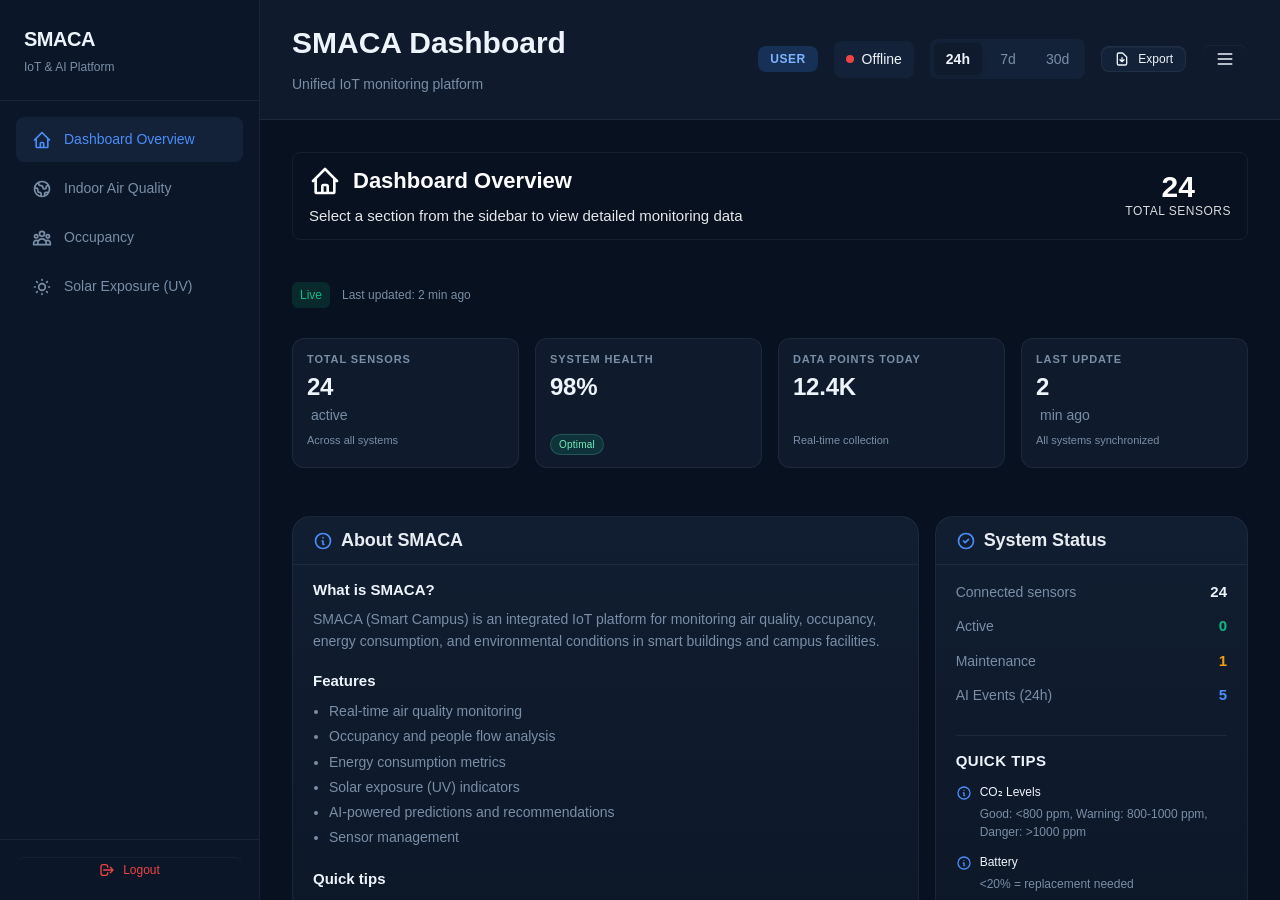
<file: smaca-dashboard.html>
<!DOCTYPE html>
<html lang="en">
<head>
  <meta charset="UTF-8">
  <meta name="viewport" content="width=device-width, initial-scale=1.0">
  <title>SMACA Dashboard - Unified IoT Monitoring</title>
  <link rel="stylesheet" href="assets/css/base.css">
  <link rel="stylesheet" href="assets/css/dashboard.css">
  <link rel="stylesheet" href="assets/css/smaca-dashboard.css">
</head>
<body>
  <div class="app">
    <!-- Left Sidebar -->
    <aside class="sidebar">
      <div class="sidebar__header">
        <div class="sidebar__logo">SMACA</div>
        <div class="sidebar__subtitle">IoT & AI Platform</div>
      </div>
      <nav class="sidebar__nav">
        <a href="/dashboard" class="nav-link nav-link--section is-active" data-section="overview">
          <svg class="nav-link__icon" fill="none" stroke="currentColor" viewBox="0 0 24 24">
            <path stroke-linecap="round" stroke-linejoin="round" stroke-width="2" d="M3 12l2-2m0 0l7-7 7 7M5 10v10a1 1 0 001 1h3m10-11l2 2m-2-2v10a1 1 0 01-1 1h-3m-6 0a1 1 0 001-1v-4a1 1 0 011-1h2a1 1 0 011 1v4a1 1 0 001 1m-6 0h6"></path>
          </svg>
          <span class="nav-link__text">Dashboard Overview</span>
        </a>
        <a href="/dashboard/iaq" class="nav-link nav-link--section" data-section="iaq">
          <svg class="nav-link__icon" fill="none" stroke="currentColor" viewBox="0 0 24 24">
            <path stroke-linecap="round" stroke-linejoin="round" stroke-width="2" d="M3.055 11H5a2 2 0 012 2v1a2 2 0 002 2 2 2 0 012 2v2.945M8 3.935V5.5A2.5 2.5 0 0010.5 8h.5a2 2 0 012 2 2 2 0 104 0 2 2 0 012-2h1.064M15 20.488V18a2 2 0 012-2h3.064M21 12a9 9 0 11-18 0 9 9 0 0118 0z"></path>
          </svg>
          <span class="nav-link__text">Indoor Air Quality</span>
        </a>
        <a href="/dashboard/occupancy" class="nav-link nav-link--section" data-section="occupancy">
          <svg class="nav-link__icon" fill="none" stroke="currentColor" viewBox="0 0 24 24">
            <path stroke-linecap="round" stroke-linejoin="round" stroke-width="2" d="M17 20h5v-2a3 3 0 00-5.356-1.857M17 20H7m10 0v-2c0-.656-.126-1.283-.356-1.857M7 20H2v-2a3 3 0 015.356-1.857M7 20v-2c0-.656.126-1.283.356-1.857m0 0a5.002 5.002 0 019.288 0M15 7a3 3 0 11-6 0 3 3 0 016 0zm6 3a2 2 0 11-4 0 2 2 0 014 0zM7 10a2 2 0 11-4 0 2 2 0 014 0z"></path>
          </svg>
          <span class="nav-link__text">Occupancy</span>
        </a>
        <a href="/dashboard/energy" class="nav-link nav-link--section" data-section="energy">
          <svg class="nav-link__icon" fill="none" stroke="currentColor" viewBox="0 0 24 24">
            <path stroke-linecap="round" stroke-linejoin="round" stroke-width="2" d="M13 10V3L4 14h7v7l9-11h-7z"></path>
          </svg>
          <span class="nav-link__text">Energy</span>
        </a>
        <a href="/dashboard/connectivity" class="nav-link nav-link--section" data-section="connectivity">
          <svg class="nav-link__icon" fill="none" stroke="currentColor" viewBox="0 0 24 24">
            <path stroke-linecap="round" stroke-linejoin="round" stroke-width="2" d="M8.111 16.404a5.5 5.5 0 017.778 0M12 20h.01m-7.08-7.071c3.904-3.905 10.236-3.905 14.141 0M1.394 9.393c5.857-5.857 15.355-5.857 21.213 0"></path>
          </svg>
          <span class="nav-link__text">Connectivity</span>
        </a>
        <a href="/dashboard/environmental" class="nav-link nav-link--section" data-section="environmental">
          <svg class="nav-link__icon" fill="none" stroke="currentColor" viewBox="0 0 24 24">
            <path stroke-linecap="round" stroke-linejoin="round" stroke-width="2" d="M12 3v1m0 16v1m9-9h-1M4 12H3m15.364 6.364l-.707-.707M6.343 6.343l-.707-.707m12.728 0l-.707.707M6.343 17.657l-.707.707M16 12a4 4 0 11-8 0 4 4 0 018 0z"></path>
          </svg>
          <span class="nav-link__text">Solar Exposure (UV)</span>
        </a>
        <a href="/dashboard/ai-insights" class="nav-link nav-link--section" data-section="ai-insights">
          <svg class="nav-link__icon" fill="none" stroke="currentColor" viewBox="0 0 24 24">
            <path stroke-linecap="round" stroke-linejoin="round" stroke-width="2" d="M9.663 17h4.673M12 3v1m6.364 1.636l-.707.707M21 12h-1M4 12H3m3.343-5.657l-.707-.707m2.828 9.9a5 5 0 117.072 0l-.548.547A3.374 3.374 0 0014 18.469V19a2 2 0 11-4 0v-.531c0-.895-.356-1.754-.988-2.386l-.548-.547z"></path>
          </svg>
          <span class="nav-link__text">AI Insights</span>
        </a>
        <a href="/dashboard/management" class="nav-link nav-link--section nav-link--admin-only" data-section="management" data-admin-only title="Admin only">
          <svg class="nav-link__icon" fill="none" stroke="currentColor" viewBox="0 0 24 24">
            <path stroke-linecap="round" stroke-linejoin="round" stroke-width="2" d="M10.325 4.317c.426-1.756 2.924-1.756 3.35 0a1.724 1.724 0 002.573 1.066c1.543-.94 3.31.826 2.37 2.37a1.724 1.724 0 001.065 2.572c1.756.426 1.756 2.924 0 3.35a1.724 1.724 0 00-1.066 2.573c.94 1.543-.826 3.31-2.37 2.37a1.724 1.724 0 00-2.572 1.065c-.426 1.756-2.924 1.756-3.35 0a1.724 1.724 0 00-2.573-1.066c-1.543.94-3.31-.826-2.37-2.37a1.724 1.724 0 00-1.065-2.572c-1.756-.426-1.756-2.924 0-3.35a1.724 1.724 0 001.066-2.573c-.94-1.543.826-3.31 2.37-2.37.996.608 2.296.07 2.572-1.065z"></path>
            <path stroke-linecap="round" stroke-linejoin="round" stroke-width="2" d="M15 12a3 3 0 11-6 0 3 3 0 016 0z"></path>
          </svg>
          <span class="nav-link__text">Management</span>
          <svg class="nav-link__lock" fill="none" stroke="currentColor" viewBox="0 0 24 24" aria-hidden="true"><path stroke-linecap="round" stroke-linejoin="round" stroke-width="2" d="M12 15v2m-6 4h12a2 2 0 002-2v-6a2 2 0 00-2-2H6a2 2 0 00-2 2v6a2 2 0 002 2zm10-10V7a4 4 0 00-8 0v4h8z"></path></svg>
        </a>
      </nav>
      <div class="sidebar__footer">
        <a href="login.html" class="btn btn--ghost btn--sm">
          <svg width="16" height="16" fill="none" stroke="currentColor" viewBox="0 0 24 24">
            <path stroke-linecap="round" stroke-linejoin="round" stroke-width="2" d="M17 16l4-4m0 0l-4-4m4 4H7m6 4v1a3 3 0 01-3 3H6a3 3 0 01-3-3V7a3 3 0 013-3h4a3 3 0 013 3v1"></path>
          </svg>
          Logout
        </a>
      </div>
    </aside>

    <!-- Main Content -->
    <main class="main">
      <!-- Topbar -->
      <div class="topbar">
        <div class="topbar__title">
          <h1 class="topbar__heading">SMACA Dashboard</h1>
          <p class="topbar__subtitle">Unified IoT monitoring platform</p>
        </div>
        <div class="topbar__actions">
          <!-- Role Badge -->
          <span id="role-badge" class="role-badge role-badge--user" aria-label="Current role" title="Your access level: User or Admin">User</span>
          <!-- System Health Badge -->
          <div id="system-health-badge" class="system-health-badge" title="Overall system and sensor connectivity status">
            <span class="system-health-badge__indicator"></span>
            <span class="system-health-badge__text">Operational</span>
          </div>
          <!-- Time Range Selector -->
          <div class="time-range-selector">
            <button class="time-range-btn active" data-timeframe="24h" title="Filter data for last 24 hours">24h</button>
            <button class="time-range-btn" data-timeframe="7d" title="Filter data for last 7 days">7d</button>
            <button class="time-range-btn" data-timeframe="30d" title="Filter data for last 30 days">30d</button>
          </div>
          <!-- Export Button -->
          <button id="export-btn" class="btn btn--secondary btn--sm export-btn" title="Export dashboard data">
            <svg width="16" height="16" fill="none" stroke="currentColor" viewBox="0 0 24 24">
              <path stroke-linecap="round" stroke-linejoin="round" stroke-width="2" d="M12 10v6m0 0l-3-3m3 3l3-3m2 8H7a2 2 0 01-2-2V5a2 2 0 012-2h5.586a1 1 0 01.707.293l5.414 5.414a1 1 0 01.293.707V19a2 2 0 01-2 2z"></path>
            </svg>
            Export
          </button>
          
          <button class="btn btn--ghost btn--sm" id="sidebar-toggle" aria-label="Toggle sidebar" title="Collapse or expand sidebar">
            <svg width="20" height="20" fill="none" stroke="currentColor" viewBox="0 0 24 24">
              <path stroke-linecap="round" stroke-linejoin="round" stroke-width="2" d="M4 6h16M4 12h16M4 18h16"></path>
            </svg>
          </button>
        </div>
      </div>

      <!-- Content -->
      <div class="content">
        <!-- Dashboard Overview Section -->
        <div class="dashboard-section" id="overview" data-section="overview">
          <div class="section-hero section-hero--overview">
            <div class="section-hero__inner">
              <div>
                <div class="section-hero__title-row">
                  <svg class="section-hero__icon" width="32" height="32" fill="none" stroke="currentColor" viewBox="0 0 24 24">
                    <path stroke-linecap="round" stroke-linejoin="round" stroke-width="2" d="M3 12l2-2m0 0l7-7 7 7M5 10v10a1 1 0 001 1h3m10-11l2 2m-2-2v10a1 1 0 01-1 1h-3m-6 0a1 1 0 001-1v-4a1 1 0 011-1h2a1 1 0 011 1v4a1 1 0 001 1m-6 0h6"></path>
                  </svg>
                  <h2 class="section-hero__title">Dashboard Overview</h2>
                </div>
                <p class="section-hero__subtitle">Select a section from the sidebar to view detailed monitoring data</p>
              </div>
              <div class="section-hero__stat">
                <div id="overview-total-sensors" class="section-hero__stat-value">24</div>
                <div class="section-hero__stat-label">Total sensors</div>
              </div>
            </div>
          </div>
          <div class="section-meta">
            <span class="data-status-pill data-status-pill--live" title="Data is being updated in real time">Live</span>
            <span class="last-updated-pill" title="Time since last data sync">Last updated: 2 min ago</span>
          </div>
          <!-- Quick Stats Grid -->
          <div class="grid grid--metrics grid--metrics-4">
            <div class="stat-card" title="Number of active sensors across all systems">
              <div class="stat-card__content">
                <div class="stat-card__label">Total Sensors</div>
                <div class="stat-card__value">24</div>
                <div class="stat-card__unit">active</div>
                <div class="stat-card__meta">Across all systems</div>
              </div>
            </div>

            <div class="stat-card" title="Percentage of sensors reporting healthy status">
              <div class="stat-card__content">
                <div class="stat-card__label">System Health</div>
                <div class="stat-card__value">98%</div>
                <div class="stat-card__unit"></div>
                <div style="display: flex; align-items: center; gap: var(--space-2); margin-top: var(--space-2);">
                  <span class="badge badge--success badge--sm">Optimal</span>
                </div>
              </div>
            </div>

            <div class="stat-card" title="Total data points collected today across all sensors">
              <div class="stat-card__content">
                <div class="stat-card__label">Data Points Today</div>
                <div class="stat-card__value">12.4K</div>
                <div class="stat-card__unit"></div>
                <div class="stat-card__meta">Real-time collection</div>
              </div>
            </div>

            <div class="stat-card" title="Time since last data refresh from sensors">
              <div class="stat-card__content">
                <div class="stat-card__label">Last Update</div>
                <div class="stat-card__value">2</div>
                <div class="stat-card__unit">min ago</div>
                <div class="stat-card__meta">All systems synchronized</div>
              </div>
            </div>
          </div>

          <!-- General Information Section -->
          <div class="grid grid-2-1">
            <div class="card">
              <div class="card__header">
                <div class="card__header-icon">
                  <svg width="20" height="20" fill="none" stroke="currentColor" viewBox="0 0 24 24">
                    <path stroke-linecap="round" stroke-linejoin="round" stroke-width="2" d="M13 16h-1v-4h-1m1-4h.01M21 12a9 9 0 11-18 0 9 9 0 0118 0z"></path>
                  </svg>
                  <h3 class="card__title">About SMACA</h3>
                </div>
              </div>
              <div class="card__body">
                <div class="info-block">
                  <h4 class="info-block__title">What is SMACA?</h4>
                  <p class="info-block__content">SMACA (Smart Campus) is an integrated IoT platform for monitoring air quality, occupancy, energy consumption, and environmental conditions in smart buildings and campus facilities.</p>
                </div>
                <div class="info-block">
                  <h4 class="info-block__title">Features</h4>
                  <ul class="info-block__list">
                    <li>Real-time air quality monitoring</li>
                    <li>Occupancy and people flow analysis</li>
                    <li>Energy consumption metrics</li>
                    <li>Solar exposure (UV) indicators</li>
                    <li>AI-powered predictions and recommendations</li>
                    <li>Sensor management</li>
                  </ul>
                </div>
                <div class="info-block">
                  <h4 class="info-block__title">Quick tips</h4>
                  <p class="info-block__content"><strong>Time Range:</strong> Use 24h / 7d / 30d in the topbar to filter data. <strong>Export:</strong> Click Export for CSV download. <strong>Alerts:</strong> Shown automatically when issues occur (high CO₂, low battery, weak signal).</p>
                </div>
              </div>
            </div>

            <div class="card">
              <div class="card__header">
                <div class="card__header-icon">
                  <svg width="20" height="20" fill="none" stroke="currentColor" viewBox="0 0 24 24">
                    <path stroke-linecap="round" stroke-linejoin="round" stroke-width="2" d="M9 12l2 2 4-4m6 2a9 9 0 11-18 0 9 9 0 0118 0z"></path>
                  </svg>
                  <h3 class="card__title">System Status</h3>
                </div>
              </div>
              <div class="card__body">
                <div class="stat-row"><span class="stat-row__label">Connected sensors</span><span id="overview-connected-sensors" class="stat-row__value">24</span></div>
                <div class="stat-row"><span class="stat-row__label">Active</span><span id="overview-active-sensors" class="stat-row__value" style="color: var(--success);">23</span></div>
                <div class="stat-row"><span class="stat-row__label">Maintenance</span><span id="overview-maintenance-sensors" class="stat-row__value" style="color: var(--warning);">1</span></div>
                <div class="stat-row"><span class="stat-row__label">AI Events (24h)</span><span id="overview-ai-events" class="stat-row__value" style="color: var(--accent);">47</span></div>
                <div style="border-top: 1px solid var(--border); padding-top: var(--space-4); margin-top: var(--space-4);">
                  <h4 class="info-block__title" style="text-transform: uppercase; letter-spacing: 0.5px; margin-bottom: var(--space-3);">Quick tips</h4>
                  <div class="quick-tips">
                    <div class="quick-tip">
                      <svg class="quick-tip__icon" width="16" height="16" fill="none" stroke="currentColor" viewBox="0 0 24 24"><path stroke-linecap="round" stroke-linejoin="round" stroke-width="2" d="M13 16h-1v-4h-1m1-4h.01M21 12a9 9 0 11-18 0 9 9 0 0118 0z"></path></svg>
                      <div><div class="quick-tip__title">CO₂ Levels</div><div class="quick-tip__desc">Good: &lt;800 ppm, Warning: 800-1000 ppm, Danger: &gt;1000 ppm</div></div>
                    </div>
                    <div class="quick-tip">
                      <svg class="quick-tip__icon" width="16" height="16" fill="none" stroke="currentColor" viewBox="0 0 24 24"><path stroke-linecap="round" stroke-linejoin="round" stroke-width="2" d="M13 16h-1v-4h-1m1-4h.01M21 12a9 9 0 11-18 0 9 9 0 0118 0z"></path></svg>
                      <div><div class="quick-tip__title">Battery</div><div class="quick-tip__desc">&lt;20% = replacement needed</div></div>
                    </div>
                    <div class="quick-tip">
                      <svg class="quick-tip__icon" width="16" height="16" fill="none" stroke="currentColor" viewBox="0 0 24 24"><path stroke-linecap="round" stroke-linejoin="round" stroke-width="2" d="M13 16h-1v-4h-1m1-4h.01M21 12a9 9 0 11-18 0 9 9 0 0118 0z"></path></svg>
                      <div><div class="quick-tip__title">Signal (RSSI)</div><div class="quick-tip__desc">&gt;-70 dBm strong, -70 to -90 good, &lt;-90 weak</div></div>
                    </div>
                  </div>
                </div>
              </div>
            </div>
          </div>

          <div class="grid grid-single">
            <div class="card">
              <div class="card__header">
                <h3 class="card__title">Quick Access</h3>
              </div>
              <div class="card__body">
                <div class="quick-links-grid">
                  <a href="/dashboard/iaq" class="btn btn--secondary quick-link" data-section="iaq">
                    <svg width="20" height="20" fill="none" stroke="currentColor" viewBox="0 0 24 24">
                      <path stroke-linecap="round" stroke-linejoin="round" stroke-width="2" d="M3.055 11H5a2 2 0 012 2v1a2 2 0 002 2 2 2 0 012 2v2.945M8 3.935V5.5A2.5 2.5 0 0010.5 8h.5a2 2 0 012 2 2 2 0 104 0 2 2 0 012-2h1.064M15 20.488V18a2 2 0 012-2h3.064M21 12a9 9 0 11-18 0 9 9 0 0118 0z"></path>
                    </svg>
                    Indoor Air Quality
                  </a>
                  <a href="/dashboard/occupancy" class="btn btn--secondary quick-link" data-section="occupancy">
                    <svg width="20" height="20" fill="none" stroke="currentColor" viewBox="0 0 24 24">
                      <path stroke-linecap="round" stroke-linejoin="round" stroke-width="2" d="M17 20h5v-2a3 3 0 00-5.356-1.857M17 20H7m10 0v-2c0-.656-.126-1.283-.356-1.857M7 20H2v-2a3 3 0 015.356-1.857M7 20v-2c0-.656.126-1.283.356-1.857m0 0a5.002 5.002 0 019.288 0M15 7a3 3 0 11-6 0 3 3 0 016 0zm6 3a2 2 0 11-4 0 2 2 0 014 0zM7 10a2 2 0 11-4 0 2 2 0 014 0z"></path>
                    </svg>
                    Occupancy
                  </a>
                  <a href="/dashboard/energy" class="btn btn--secondary quick-link" data-section="energy">
                    <svg width="20" height="20" fill="none" stroke="currentColor" viewBox="0 0 24 24">
                      <path stroke-linecap="round" stroke-linejoin="round" stroke-width="2" d="M13 10V3L4 14h7v7l9-11h-7z"></path>
                    </svg>
                    Energy
                  </a>
                  <a href="/dashboard/connectivity" class="btn btn--secondary quick-link" data-section="connectivity">
                    <svg width="20" height="20" fill="none" stroke="currentColor" viewBox="0 0 24 24">
                      <path stroke-linecap="round" stroke-linejoin="round" stroke-width="2" d="M8.111 16.404a5.5 5.5 0 017.778 0M12 20h.01m-7.08-7.071c3.904-3.905 10.236-3.905 14.141 0M1.394 9.393c5.857-5.857 15.355-5.857 21.213 0"></path>
                    </svg>
                    Connectivity
                  </a>
                  <a href="/dashboard/environmental" class="btn btn--secondary quick-link" data-section="environmental">
                    <svg width="20" height="20" fill="none" stroke="currentColor" viewBox="0 0 24 24">
                      <path stroke-linecap="round" stroke-linejoin="round" stroke-width="2" d="M12 3v1m0 16v1m9-9h-1M4 12H3m15.364 6.364l-.707-.707M6.343 6.343l-.707-.707m12.728 0l-.707.707M6.343 17.657l-.707.707M16 12a4 4 0 11-8 0 4 4 0 018 0z"></path>
                    </svg>
                    Solar Exposure (UV)
                  </a>
                  <a href="/dashboard/ai-insights" class="btn btn--secondary quick-link" data-section="ai-insights">
                    <svg width="20" height="20" fill="none" stroke="currentColor" viewBox="0 0 24 24">
                      <path stroke-linecap="round" stroke-linejoin="round" stroke-width="2" d="M9.663 17h4.673M12 3v1m6.364 1.636l-.707.707M21 12h-1M4 12H3m3.343-5.657l-.707-.707m2.828 9.9a5 5 0 117.072 0l-.548.547A3.374 3.374 0 0014 18.469V19a2 2 0 11-4 0v-.531c0-.895-.356-1.754-.988-2.386l-.548-.547z"></path>
                    </svg>
                    AI Insights
                  </a>
                </div>
              </div>
            </div>
          </div>
        </div>

        <!-- Indoor Air Quality Section -->
        <div class="dashboard-section" id="iaq" data-section="iaq" style="display: none;">
          <div class="section-hero section-hero--iaq">
            <div class="section-hero__inner">
              <div>
                <div class="section-hero__title-row">
                  <svg class="section-hero__icon" width="32" height="32" fill="none" stroke="currentColor" viewBox="0 0 24 24"><path stroke-linecap="round" stroke-linejoin="round" stroke-width="2" d="M3.055 11H5a2 2 0 012 2v1a2 2 0 002 2 2 2 0 012 2v2.945M8 3.935V5.5A2.5 2.5 0 0010.5 8h.5a2 2 0 012 2 2 2 0 104 0 2 2 0 012-2h1.064M15 20.488V18a2 2 0 012-2h3.064M21 12a9 9 0 11-18 0 9 9 0 0118 0z"></path></svg>
                  <h2 class="section-hero__title">Indoor Air Quality</h2>
                </div>
                <p class="section-hero__subtitle">Is the space currently healthy? Is air quality degrading or improving?</p>
              </div>
              <div class="section-hero__stat"><div id="iaq-active-sensors" class="section-hero__stat-value">8</div><div class="section-hero__stat-label">Active sensors</div></div>
            </div>
          </div>
          <div class="section-meta"><span class="data-status-pill data-status-pill--live" title="Data is being updated in real time">Live</span><span class="last-updated-pill" title="Time since last data sync">Last updated: 2 min ago</span></div>
          
          <!-- KPI Cards with Metric Definitions -->
          <div id="iaq-kpi-cards" class="grid" style="grid-template-columns: repeat(auto-fit, minmax(200px, 1fr)); gap: var(--space-4); margin-bottom: var(--space-6);">
            <!-- KPI cards will be rendered here by JavaScript -->
          </div>
          
          <!-- Sensor Health & Data Source -->
          <div class="grid" style="grid-template-columns: 2fr 1fr; gap: var(--space-6); margin-bottom: var(--space-6);">
            <div id="sensor-health-panel"></div>
            <div id="data-source-panel"></div>
          </div>
          
          <!-- Active Alerts Panel -->
          <div class="card" style="margin-bottom: var(--space-6);">
            <div class="card__header">
              <h3 class="card__title">Active Alerts</h3>
            </div>
            <div class="card__body">
              <div id="alerts-panel">
                <div class="alerts-empty-state" style="text-align: center; padding: var(--space-8); color: var(--muted);">
                  <p>No active alerts</p>
                </div>
              </div>
            </div>
          </div>
          
          <!-- Domain-Driven Visualizations -->
          <div class="grid" style="grid-template-columns: 1fr; gap: var(--space-6); margin-bottom: var(--space-6);">
            <div class="card">
              <div class="card__header">
                <h3 class="card__title">CO₂ Concentration with Threshold Zones</h3>
                <p style="font-size: 11px; color: var(--muted); margin-top: var(--space-1);">Decision: When to ventilate or adjust HVAC</p>
              </div>
              <div class="card__body">
                <div class="chart-placeholder" id="iaq-co2-band-chart"></div>
                <div class="smaca-accordion smaca-accordion--collapsed">
                  <button type="button" class="smaca-accordion__trigger" aria-expanded="false">
                    <span>What is this graph?</span>
                    <svg width="16" height="16" fill="none" stroke="currentColor" viewBox="0 0 24 24"><path stroke-linecap="round" stroke-linejoin="round" stroke-width="2" d="M19 9l-7 7-7-7"></path></svg>
                  </button>
                  <div class="smaca-accordion__body" hidden>
                    <div class="accordion-content">
                      <p><strong>Y-axis (Vertical):</strong></p>
                      <ul>
                        <li><strong>Values (ppm):</strong> Carbon dioxide concentration in parts per million</li>
                        <li><strong>Green zone:</strong> &lt;800 ppm — good air quality, no action needed</li>
                        <li><strong>Amber zone:</strong> 800–1000 ppm — consider ventilation</li>
                        <li><strong>Red zone:</strong> &gt;1000 ppm — ventilate or adjust HVAC</li>
                      </ul>
                      <p><strong>X-axis (Horizontal):</strong> Time — each point represents a measurement moment. Range follows selected timeframe (24h, 7d, 30d).</p>
                      <p><strong>How to read:</strong> The line shows CO₂ levels over time. When it enters the amber or red zone, increase ventilation. Sustained high levels indicate poor air exchange.</p>
                    </div>
                  </div>
                </div>
              </div>
            </div>
          </div>
        </div>

        <!-- Occupancy Section -->
        <div class="dashboard-section" id="occupancy" data-section="occupancy" style="display: none;">
          <div class="section-hero section-hero--occupancy">
            <div class="section-hero__inner">
              <div>
                <div class="section-hero__title-row"><svg class="section-hero__icon" width="32" height="32" fill="none" stroke="currentColor" viewBox="0 0 24 24"><path stroke-linecap="round" stroke-linejoin="round" stroke-width="2" d="M17 20h5v-2a3 3 0 00-5.356-1.857M17 20H7m10 0v-2c0-.656-.126-1.283-.356-1.857M7 20H2v-2a3 3 0 015.356-1.857M7 20v-2c0-.656.126-1.283.356-1.857m0 0a5.002 5.002 0 019.288 0M15 7a3 3 0 11-6 0 3 3 0 016 0zm6 3a2 2 0 11-4 0 2 2 0 014 0zM7 10a2 2 0 11-4 0 2 2 0 014 0z"></path></svg>
                  <h2 class="section-hero__title">Occupancy</h2>
                </div>
                <p class="section-hero__subtitle">When is the space actually used? Is usage consistent or bursty?</p>
              </div>
              <div class="section-hero__stat"><div id="occupancy-current-count" class="section-hero__stat-value">7</div><div class="section-hero__stat-label">People present</div></div>
            </div>
          </div>
          <div class="section-meta"><span class="data-status-pill data-status-pill--live" title="Data is being updated in real time">Live</span><span class="last-updated-pill" title="Time since last data sync">Last updated: 2 min ago</span></div>
          
          <!-- Current Status -->
          <div class="card" style="margin-bottom: var(--space-6);">
            <div class="card__body">
              <div style="display: flex; align-items: center; gap: var(--space-6);">
                <div>
                  <div style="font-size: 11px; color: var(--muted); text-transform: uppercase; letter-spacing: 0.5px; margin-bottom: var(--space-1);">Current Occupancy</div>
                  <div style="font-size: 36px; font-weight: 600; color: var(--text);">7</div>
                  <div style="font-size: 11px; color: var(--muted);">people present</div>
                </div>
                <div style="flex: 1; border-left: 1px solid var(--border); padding-left: var(--space-6);">
                  <div style="font-size: 11px; color: var(--muted); margin-bottom: var(--space-2);">Does occupancy explain IAQ degradation?</div>
                  <div style="font-size: 12px; color: var(--text);">Correlation analysis available in Energy section</div>
                </div>
              </div>
            </div>
          </div>
          
          <!-- Domain-Driven Visualizations -->
          <div class="grid" style="grid-template-columns: repeat(2, 1fr); gap: var(--space-6);">
            <div class="card">
              <div class="card__header">
                <h3 class="card__title">Flow-based Movement (In/Out)</h3>
                <p style="font-size: 11px; color: var(--muted); margin-top: var(--space-1);">Decision: When is space actually being used?</p>
              </div>
              <div class="card__body">
                <div class="chart-placeholder" id="occupancy-flow-chart"></div>
                <div class="smaca-accordion smaca-accordion--collapsed">
                  <button type="button" class="smaca-accordion__trigger" aria-expanded="false">
                    <span>What is this graph?</span>
                    <svg width="16" height="16" fill="none" stroke="currentColor" viewBox="0 0 24 24"><path stroke-linecap="round" stroke-linejoin="round" stroke-width="2" d="M19 9l-7 7-7-7"></path></svg>
                  </button>
                  <div class="smaca-accordion__body" hidden>
                    <div class="accordion-content">
                      <p><strong>Y-axis (Vertical):</strong></p>
                      <ul>
                        <li><strong>Center line (0):</strong> Baseline — no movement</li>
                        <li><strong>Upward (green bars):</strong> People entering the space</li>
                        <li><strong>Downward (red bars):</strong> People leaving the space</li>
                        <li><strong>Bar height:</strong> Number of people (scaled to max value)</li>
                      </ul>
                      <p><strong>X-axis (Horizontal):</strong></p>
                      <ul>
                        <li><strong>Time periods:</strong> Each bar represents one time interval (e.g., hourly)</li>
                        <li><strong>Range:</strong> Typically 24 hours (00:00 to 23:00)</li>
                        <li><strong>Pattern:</strong> Shows when people enter vs. exit throughout the day</li>
                      </ul>
                      <p><strong>How to read:</strong> <span class="legend-dot" style="background:#10b981;"></span> <strong>Green bars (↑):</strong> People entering — shows arrival patterns. <span class="legend-dot" style="background:#ef4444;"></span> <strong>Red bars (↓):</strong> People leaving — shows departure patterns. Example: If a green bar reaches 5 units upward, it means 5 people entered during that time period.</p>
                    </div>
                  </div>
                </div>
              </div>
            </div>
            <div class="card">
              <div class="card__header">
                <h3 class="card__title">Occupancy Density Timeline</h3>
                <p style="font-size: 11px; color: var(--muted); margin-top: var(--space-1);">Decision: When is space actually occupied? (Discrete presence)</p>
              </div>
              <div class="card__body">
                <div class="chart-placeholder" id="occupancy-density-timeline"></div>
                <div class="smaca-accordion smaca-accordion--collapsed">
                  <button type="button" class="smaca-accordion__trigger" aria-expanded="false">
                    <span>What is this graph?</span>
                    <svg width="16" height="16" fill="none" stroke="currentColor" viewBox="0 0 24 24"><path stroke-linecap="round" stroke-linejoin="round" stroke-width="2" d="M19 9l-7 7-7-7"></path></svg>
                  </button>
                  <div class="smaca-accordion__body" hidden>
                    <div class="accordion-content">
                      <p><strong>Y-axis (Vertical):</strong></p>
                      <ul>
                        <li><strong>Values (0 to max):</strong> Total number of people present in the space</li>
                        <li><strong>Each number:</strong> Represents the occupancy count at that moment</li>
                        <li><strong>Blue area:</strong> Filled area below the line shows occupancy density</li>
                        <li><strong>Step pattern:</strong> Values change in discrete steps (not smooth curves)</li>
                      </ul>
                      <p><strong>X-axis (Horizontal):</strong></p>
                      <ul>
                        <li><strong>Time periods:</strong> Each step represents one time interval (e.g., hourly)</li>
                        <li><strong>Range:</strong> Typically 24 hours (00:00 to 23:00)</li>
                        <li><strong>Step chart:</strong> Values remain constant within each interval, then jump to next value</li>
                      </ul>
                      <p><strong>How to read:</strong> Higher blue area = more people present. Flat sections = occupancy stayed constant. Vertical jumps = sudden changes (people entering or leaving). Example: If the line is at Y=7, it means 7 people were present during that entire time period.</p>
                    </div>
                  </div>
                </div>
              </div>
            </div>
          </div>
        </div>

        <!-- Energy Section -->
        <div class="dashboard-section" id="energy" data-section="energy" style="display: none;">
          <div class="section-hero section-hero--energy">
            <div class="section-hero__inner">
              <div>
                <div class="section-hero__title-row"><svg class="section-hero__icon" width="32" height="32" fill="none" stroke="currentColor" viewBox="0 0 24 24"><path stroke-linecap="round" stroke-linejoin="round" stroke-width="2" d="M13 10V3L4 14h7v7l9-11h-7z"></path></svg>
                  <h2 class="section-hero__title">Energy</h2>
                </div>
                <p class="section-hero__subtitle">Is energy use proportional to space usage? Are we wasting energy during low occupancy?</p>
              </div>
              <div class="section-hero__stat"><div id="energy-daily-consumption" class="section-hero__stat-value">1688</div><div class="section-hero__stat-label">kWh today</div></div>
            </div>
          </div>
          <div class="section-meta"><span class="data-status-pill data-status-pill--live" title="Data is being updated in real time">Live</span><span class="last-updated-pill" title="Time since last data sync">Last updated: 2 min ago</span></div>
          
          <!-- Current Status -->
          <div class="card" style="margin-bottom: var(--space-6);">
            <div class="card__body">
              <div style="display: flex; align-items: center; gap: var(--space-6);">
                <div>
                  <div style="font-size: 11px; color: var(--muted); text-transform: uppercase; letter-spacing: 0.5px; margin-bottom: var(--space-1);">Daily Consumption</div>
                  <div style="font-size: 36px; font-weight: 600; color: var(--text);">1688.2</div>
                  <div style="font-size: 11px; color: var(--muted);">kWh today</div>
                </div>
                <div style="flex: 1; border-left: 1px solid var(--border); padding-left: var(--space-6);">
                  <div style="font-size: 11px; color: var(--muted); margin-bottom: var(--space-2);">Idle energy periods highlighted below</div>
                  <div style="font-size: 12px; color: #f59e0b;">Low occupancy + high energy = waste</div>
                </div>
              </div>
            </div>
          </div>
          
          <!-- Domain-Driven Visualization -->
          <div class="card">
            <div class="card__header">
              <h3 class="card__title">Occupancy vs Energy Correlation</h3>
              <p style="font-size: 11px; color: var(--muted); margin-top: var(--space-1);">Decision: Are we wasting energy during low occupancy? (Red zones = idle waste)</p>
            </div>
            <div class="card__body">
              <div class="chart-placeholder" id="energy-correlation-chart"></div>
              <div class="smaca-accordion smaca-accordion--collapsed">
                <button type="button" class="smaca-accordion__trigger" aria-expanded="false">
                  <span>What is this graph?</span>
                  <svg width="16" height="16" fill="none" stroke="currentColor" viewBox="0 0 24 24"><path stroke-linecap="round" stroke-linejoin="round" stroke-width="2" d="M19 9l-7 7-7-7"></path></svg>
                </button>
                <div class="smaca-accordion__body" hidden>
                  <div class="accordion-content">
                    <p><strong>Y-axis Left (Blue):</strong></p>
                    <ul>
                      <li><strong>Values (0 to max):</strong> Number of people present (occupancy)</li>
                      <li><strong>Blue line:</strong> Occupancy trend over time</li>
                      <li><strong>Scale:</strong> Adjusted to show occupancy range (e.g., 0–25 people)</li>
                    </ul>
                    <p><strong>Y-axis Right (Orange):</strong></p>
                    <ul>
                      <li><strong>Values (0 to max):</strong> Energy consumption (kWh or similar unit)</li>
                      <li><strong>Orange line:</strong> Energy consumption trend over time</li>
                      <li><strong>Scale:</strong> Adjusted to show energy range (e.g., 0–200 kWh)</li>
                    </ul>
                    <p><strong>X-axis (Horizontal):</strong> Time periods — each point represents one interval (e.g., hourly). Both lines share the same X-axis to compare trends.</p>
                    <p><strong>How to read:</strong> <span class="legend-dot" style="background:#3b82f6;"></span> Blue line = Occupancy (people). <span class="legend-dot" style="background:#f59e0b;"></span> Orange line = Energy (kWh). <strong>Parallel movement</strong> = energy use proportional to occupancy (efficient). <strong>Divergence</strong> = energy stays high while occupancy drops = waste. <strong>Red highlighted areas</strong> = low occupancy (&lt;20%) but high energy (&gt;30% of max) — potential waste.</p>
                  </div>
                </div>
              </div>
            </div>
          </div>
        </div>

        <!-- Connectivity Section -->
        <div class="dashboard-section" id="connectivity" data-section="connectivity" style="display: none;">
          <div class="section-hero section-hero--connectivity">
            <div class="section-hero__inner">
              <div>
                <div class="section-hero__title-row"><svg class="section-hero__icon" width="32" height="32" fill="none" stroke="currentColor" viewBox="0 0 24 24"><path stroke-linecap="round" stroke-linejoin="round" stroke-width="2" d="M8.111 16.404a5.5 5.5 0 017.778 0M12 20h.01m-7.08-7.071c3.904-3.905 10.236-3.905 14.141 0M1.394 9.393c5.857-5.857 15.355-5.857 21.213 0"></path></svg>
                  <h2 class="section-hero__title">Connectivity</h2>
                </div>
                <p class="section-hero__subtitle">Can I trust this data? Which sensors are degrading?</p>
              </div>
              <div class="section-hero__stat"><div id="connectivity-connected-sensors" class="section-hero__stat-value">24</div><div class="section-hero__stat-label">Connected</div></div>
            </div>
          </div>
          <div class="section-meta"><span class="data-status-pill data-status-pill--live" title="Data is being updated in real time">Live</span><span class="last-updated-pill" title="Time since last data sync">Last updated: 2 min ago</span></div>
          
          <!-- Domain-Driven Visualization (Admin: full details; User: summary only) -->
          <div class="card connectivity-admin-detail" data-connectivity-admin-detail>
            <div class="card__header">
              <h3 class="card__title">Sensor Health Status</h3>
              <p style="font-size: 11px; color: var(--muted); margin-top: var(--space-1);">Decision: Which sensors need attention? (Battery decay, signal strength, data freshness)</p>
            </div>
            <div class="card__body">
              <div id="sensor-health-table"></div>
            </div>
          </div>
        </div>

        <!-- Solar Exposure (UV) Section -->
        <div class="dashboard-section" id="environmental" data-section="environmental" style="display: none;">
          <div class="section-hero section-hero--environmental">
            <div class="section-hero__inner">
              <div>
                <div class="section-hero__title-row"><svg class="section-hero__icon" width="32" height="32" fill="none" stroke="currentColor" viewBox="0 0 24 24"><path stroke-linecap="round" stroke-linejoin="round" stroke-width="2" d="M12 3v1m0 16v1m9-9h-1M4 12H3m15.364 6.364l-.707-.707M6.343 6.343l-.707-.707m12.728 0l-.707.707M6.343 17.657l-.707.707M16 12a4 4 0 11-8 0 4 4 0 018 0z"></path></svg>
                  <h2 class="section-hero__title">Solar Exposure (UV)</h2>
                </div>
                <p class="section-hero__subtitle">UV index and environmental conditions</p>
              </div>
              <div class="section-hero__stat"><div id="environmental-uv-index" class="section-hero__stat-value">6.5</div><div class="section-hero__stat-label">UV Index</div></div>
            </div>
          </div>
          <div class="section-meta"><span class="data-status-pill data-status-pill--live" title="Data is being updated in real time">Live</span><span class="last-updated-pill" title="Time since last data sync">Last updated: 2 min ago</span></div>
          <div class="grid grid--metrics grid--metrics-4">
            <div class="stat-card" title="UV Index: 0–2 Low, 3–5 Moderate, 6–7 High, 8+ Very High — use sun protection accordingly">
              <div class="stat-card__content">
                <div class="stat-card__label">UV Index</div>
                <div class="stat-card__value">6.5</div>
                <div class="stat-card__unit"></div>
                <div class="stat-card__meta">Moderate</div>
              </div>
            </div>
          </div>
          
          <!-- Environmental Charts -->
          <div class="grid" style="grid-template-columns: repeat(2, 1fr); gap: var(--space-6); margin-top: var(--space-6);">
            <div class="card">
              <div class="card__header">
                <h3 class="card__title">UV Index Gauge</h3>
              </div>
              <div class="card__body card__body--flex-center">
                <div id="uv-gauge-chart"></div>
                <div class="smaca-accordion smaca-accordion--collapsed">
                  <button type="button" class="smaca-accordion__trigger" aria-expanded="false">
                    <span>What is this gauge?</span>
                    <svg width="16" height="16" fill="none" stroke="currentColor" viewBox="0 0 24 24"><path stroke-linecap="round" stroke-linejoin="round" stroke-width="2" d="M19 9l-7 7-7-7"></path></svg>
                  </button>
                  <div class="smaca-accordion__body" hidden>
                    <div class="accordion-content">
                      <p><strong>UV Index Scale:</strong></p>
                      <ul>
                        <li><strong>Range:</strong> 0 to 11+ (maximum UV index scale)</li>
                        <li><strong>Current value:</strong> Displayed in the center (e.g., 6.5)</li>
                        <li><strong>Gauge arc:</strong> Semi-circular gauge showing current UV level</li>
                        <li><strong>Color coding:</strong> Green (low), Orange (moderate), Red (high)</li>
                      </ul>
                      <p><strong>UV Index Levels:</strong></p>
                      <ul>
                        <li><strong>0–2:</strong> Low</li>
                        <li><strong>3–5:</strong> Moderate</li>
                        <li><strong>6–7:</strong> High</li>
                        <li><strong>8–11+:</strong> Very High</li>
                      </ul>
                      <p>The gauge arc fills based on the current UV index value. Higher values indicate stronger UV radiation requiring more protection.</p>
                    </div>
                  </div>
                </div>
              </div>
            </div>
            <div class="card">
              <div class="card__header">
                <h3 class="card__title">Hourly UV Index</h3>
              </div>
              <div class="card__body">
                <div class="chart-placeholder" id="uv-hourly-chart"></div>
                <div class="smaca-accordion smaca-accordion--collapsed">
                  <button type="button" class="smaca-accordion__trigger" aria-expanded="false">
                    <span>What is this graph?</span>
                    <svg width="16" height="16" fill="none" stroke="currentColor" viewBox="0 0 24 24"><path stroke-linecap="round" stroke-linejoin="round" stroke-width="2" d="M19 9l-7 7-7-7"></path></svg>
                  </button>
                  <div class="smaca-accordion__body" hidden>
                    <div class="accordion-content">
                      <p><strong>Y-axis (Vertical):</strong></p>
                      <ul>
                        <li><strong>Values (0 to 11+):</strong> UV Index scale</li>
                        <li><strong>Each number:</strong> Represents UV intensity at that time</li>
                        <li><strong>Orange line:</strong> UV Index measurements over time</li>
                      </ul>
                      <p><strong>X-axis (Horizontal):</strong></p>
                      <ul>
                        <li><strong>Time periods:</strong> Each point represents one hour</li>
                        <li><strong>Range:</strong> Typically 24 hours (00:00 to 23:00)</li>
                        <li><strong>Peak hours:</strong> Usually midday (10:00–16:00)</li>
                      </ul>
                      <p><strong>How to read:</strong> Low (0–2) = minimal UV exposure, safe for extended activity. Moderate (3–5) = some protection needed. High (6–7) = protection required, avoid sun during peak hours. Very high (8–11+) = extra protection needed, minimize sun exposure.</p>
                    </div>
                  </div>
                </div>
              </div>
            </div>
          </div>
        </div>

        <!-- AI Insights Section -->
        <div class="dashboard-section" id="ai-insights" data-section="ai-insights" style="display: none;">
          <div class="section-hero section-hero--ai-insights">
            <div class="section-hero__inner">
              <div>
                <div class="section-hero__title-row"><svg class="section-hero__icon" width="32" height="32" fill="none" stroke="currentColor" viewBox="0 0 24 24"><path stroke-linecap="round" stroke-linejoin="round" stroke-width="2" d="M9.663 17h4.673M12 3v1m6.364 1.636l-.707.707M21 12h-1M4 12H3m3.343-5.657l-.707-.707m2.828 9.9a5 5 0 117.072 0l-.548.547A3.374 3.374 0 0014 18.469V19a2 2 0 11-4 0v-.531c0-.895-.356-1.754-.988-2.386l-.548-.547z"></path></svg>
                  <h2 class="section-hero__title">AI Insights & Predictions</h2>
                </div>
                <p class="section-hero__subtitle">Machine Learning for smart building management</p>
              </div>
              <div class="section-hero__stat"><div id="active-events-count" class="section-hero__stat-value">5</div><div class="section-hero__stat-label">Active events</div></div>
            </div>
          </div>
          <div class="section-meta"><span class="data-status-pill data-status-pill--live" title="Data is being updated in real time">Live</span><span class="last-updated-pill" title="Time since last data sync">Last updated: 2 min ago</span></div>

          <!-- Ollama Model Card -->
          <div style="margin-bottom: var(--space-6);">
            <div class="card" id="ollama-model-card">
              <!-- Will be rendered by JavaScript -->
            </div>
          </div>

          <!-- CO₂ Prediction Chart & Active Alerts -->
          <div class="grid" style="grid-template-columns: 2fr 1fr; gap: var(--space-6); margin-bottom: var(--space-6);">
            <!-- CO₂ Prediction Chart -->
            <div class="card">
              <div class="card__header">
                <div style="display: flex; align-items: center; gap: var(--space-2);">
                  <svg width="20" height="20" fill="none" stroke="currentColor" viewBox="0 0 24 24" style="color: #3b82f6;">
                    <path stroke-linecap="round" stroke-linejoin="round" stroke-width="2" d="M13 7h8m0 0v8m0-8l-8 8-4-4-6 6"></path>
                  </svg>
                  <h3 class="card__title">CO₂ Prediction - Next 12 Hours</h3>
                </div>
              </div>
              <div class="card__body">
                <div class="chart-placeholder" id="co2-prediction-chart"></div>
                <div id="co2-prediction-insight" class="prediction-insight">
                  <svg class="prediction-insight__icon" width="20" height="20" fill="none" stroke="currentColor" viewBox="0 0 24 24"><path stroke-linecap="round" stroke-linejoin="round" stroke-width="2" d="M9.663 17h4.673M12 3v1m6.364 1.636l-.707.707M21 12h-1M4 12H3m3.343-5.657l-.707-.707m2.828 9.9a5 5 0 117.072 0l-.548.547A3.374 3.374 0 0014 18.469V19a2 2 0 11-4 0v-.531c0-.895-.356-1.754-.988-2.386l-.548-.547z"></path></svg>
                  <p class="prediction-insight__text" id="co2-prediction-text">The model predicts an 18% increase in CO₂ in the next 3 hours</p>
                </div>
              </div>
            </div>

            <!-- Active Alerts -->
            <div class="card">
              <div class="card__header">
                <div style="display: flex; align-items: center; gap: var(--space-2);">
                  <svg width="20" height="20" fill="none" stroke="currentColor" viewBox="0 0 24 24" style="color: var(--danger);">
                    <path stroke-linecap="round" stroke-linejoin="round" stroke-width="2" d="M12 9v2m0 4h.01m-6.938 4h13.856c1.54 0 2.502-1.667 1.732-3L13.732 4c-.77-1.333-2.694-1.333-3.464 0L3.34 16c-.77 1.333.192 3 1.732 3z"></path>
                  </svg>
                  <h3 class="card__title">Active Alerts</h3>
                </div>
              </div>
              <div class="card__body">
                <div id="ai-alerts-list">
                  <!-- Alerts will be loaded here via JavaScript -->
                </div>
              </div>
            </div>
          </div>
          
        </div>

        <!-- Management Section (Admin only) -->
        <div class="dashboard-section" id="management" data-section="management" data-admin-only style="display: none;">
          <div class="section-hero section-hero--management">
            <div class="section-hero__inner">
              <div>
                <div class="section-hero__title-row"><svg class="section-hero__icon" width="32" height="32" fill="none" stroke="currentColor" viewBox="0 0 24 24"><path stroke-linecap="round" stroke-linejoin="round" stroke-width="2" d="M10.325 4.317c.426-1.756 2.924-1.756 3.35 0a1.724 1.724 0 002.573 1.066c1.543-.94 3.31.826 2.37 2.37a1.724 1.724 0 001.065 2.572c1.756.426 1.756 2.924 0 3.35a1.724 1.724 0 00-1.066 2.573c.94 1.543-.826 3.31-2.37 2.37a1.724 1.724 0 00-2.572 1.065c-.426 1.756-2.924 1.756-3.35 0a1.724 1.724 0 00-2.573-1.066c-1.543.94-3.31-.826-2.37-2.37a1.724 1.724 0 00-1.065-2.572c-1.756-.426-1.756-2.924 0-3.35a1.724 1.724 0 001.066-2.573c-.94-1.543.826-3.31 2.37-2.37.996.608 2.296.07 2.572-1.065z"></path><path stroke-linecap="round" stroke-linejoin="round" stroke-width="2" d="M15 12a3 3 0 11-6 0 3 3 0 016 0z"></path></svg>
                  <h2 class="section-hero__title">Management Dashboard</h2>
                </div>
                <p class="section-hero__subtitle">Sensor, user and system settings</p>
              </div>
              <div class="section-hero__stat"><div id="management-total-sensors" class="section-hero__stat-value">13</div><div class="section-hero__stat-label">Total sensors</div></div>
            </div>
          </div>

          <!-- Summary Cards -->
          <div class="grid grid--metrics grid--metrics-4" style="margin-bottom: var(--space-6);">
            <div class="stat-card" title="Total number of sensors in the system">
              <div class="stat-card__content">
                <div style="display: flex; align-items: center; justify-content: space-between; margin-bottom: var(--space-2);">
                  <div class="stat-card__label">Total Sensors</div>
                  <svg width="20" height="20" fill="none" stroke="currentColor" viewBox="0 0 24 24" style="color: var(--muted);">
                    <path stroke-linecap="round" stroke-linejoin="round" stroke-width="2" d="M4 7v10c0 2.21 3.582 4 8 4s8-1.79 8-4V7M4 7c0 2.21 3.582 4 8 4s8-1.79 8-4M4 7c0-2.21 3.582-4 8-4s8 1.79 8 4"></path>
                  </svg>
                </div>
                <div class="stat-card__value" id="total-sensors">13</div>
                <div class="stat-card__unit"></div>
              </div>
            </div>
            <div class="stat-card" title="Sensors currently online and reporting data">
              <div class="stat-card__content">
                <div style="display: flex; align-items: center; justify-content: space-between; margin-bottom: var(--space-2);">
                  <div class="stat-card__label">Active</div>
                  <svg width="20" height="20" fill="none" stroke="currentColor" viewBox="0 0 24 24" style="color: var(--muted);">
                    <path stroke-linecap="round" stroke-linejoin="round" stroke-width="2" d="M8.111 16.404a5.5 5.5 0 017.778 0M12 20h.01m-7.08-7.071c3.904-3.905 10.236-3.905 14.141 0M1.394 9.393c5.857-5.857 15.355-5.857 21.213 0"></path>
                  </svg>
                </div>
                <div class="stat-card__value" id="active-sensors">12</div>
                <div class="stat-card__unit"></div>
              </div>
            </div>
            <div class="stat-card" title="Sensors requiring maintenance (low battery, errors, etc.)">
              <div class="stat-card__content">
                <div style="display: flex; align-items: center; justify-content: space-between; margin-bottom: var(--space-2);">
                  <div class="stat-card__label">Maintenance</div>
                  <svg width="20" height="20" fill="none" stroke="currentColor" viewBox="0 0 24 24" style="color: var(--muted);">
                    <path stroke-linecap="round" stroke-linejoin="round" stroke-width="2" d="M10.325 4.317c.426-1.756 2.924-1.756 3.35 0a1.724 1.724 0 002.573 1.066c1.543-.94 3.31.826 2.37 2.37a1.724 1.724 0 001.065 2.572c1.756.426 1.756 2.924 0 3.35a1.724 1.724 0 00-1.066 2.573c.94 1.543-.826 3.31-2.37 2.37a1.724 1.724 0 00-2.572 1.065c-.426 1.756-2.924 1.756-3.35 0a1.724 1.724 0 00-2.573-1.066c-1.543.94-3.31-.826-2.37-2.37a1.724 1.724 0 00-1.065-2.572c-1.756-.426-1.756-2.924 0-3.35a1.724 1.724 0 001.066-2.573c-.94-1.543.826-3.31 2.37-2.37.996.608 2.296.07 2.572-1.065z"></path>
                    <path stroke-linecap="round" stroke-linejoin="round" stroke-width="2" d="M15 12a3 3 0 11-6 0 3 3 0 016 0z"></path>
                  </svg>
                </div>
                <div class="stat-card__value" id="maintenance-sensors">1</div>
                <div class="stat-card__unit"></div>
              </div>
            </div>
            <div class="stat-card" title="Active AI-generated insights and alerts">
              <div class="stat-card__content">
                <div style="display: flex; align-items: center; justify-content: space-between; margin-bottom: var(--space-2);">
                  <div class="stat-card__label">AI Events</div>
                  <svg width="20" height="20" fill="none" stroke="currentColor" viewBox="0 0 24 24" style="color: var(--muted);">
                    <path stroke-linecap="round" stroke-linejoin="round" stroke-width="2" d="M15 17h5l-1.405-1.405A2.032 2.032 0 0118 14.158V11a6.002 6.002 0 00-4-5.659V5a2 2 0 10-4 0v.341C7.67 6.165 6 8.388 6 11v3.159c0 .538-.214 1.055-.595 1.436L4 17h5m6 0v1a3 3 0 11-6 0v-1m6 0H9"></path>
                  </svg>
                </div>
                <div class="stat-card__value" id="ai-events-count">5</div>
                <div class="stat-card__unit"></div>
              </div>
            </div>
          </div>

          <!-- Search room or sensor (Management only) -->
          <div class="management-search-bar">
            <input type="search" id="management-search" class="input" placeholder="Search room or sensor..." aria-label="Search room or sensor">
            <button type="button" id="management-search-btn" class="btn btn--primary">Search</button>
          </div>

          <!-- Tabs Navigation -->
          <div class="management-tabs-bar">
            <button class="management-tab active" data-tab="sensors" style="padding: var(--space-3) var(--space-4); border: none; background: transparent; color: var(--text); font-size: var(--font-size-sm); font-weight: var(--font-weight-medium); cursor: pointer; border-bottom: 2px solid var(--accent); margin-bottom: -1px;">Sensors</button>
            <button class="management-tab" data-tab="ai-events" style="padding: var(--space-3) var(--space-4); border: none; background: transparent; color: var(--muted); font-size: var(--font-size-sm); font-weight: var(--font-weight-medium); cursor: pointer; border-bottom: 2px solid transparent; margin-bottom: -1px;">AI Events</button>
            <button class="management-tab" data-tab="users" style="padding: var(--space-3) var(--space-4); border: none; background: transparent; color: var(--muted); font-size: var(--font-size-sm); font-weight: var(--font-weight-medium); cursor: pointer; border-bottom: 2px solid transparent; margin-bottom: -1px;">Users</button>
            <button class="management-tab" data-tab="settings" style="padding: var(--space-3) var(--space-4); border: none; background: transparent; color: var(--muted); font-size: var(--font-size-sm); font-weight: var(--font-weight-medium); cursor: pointer; border-bottom: 2px solid transparent; margin-bottom: -1px;">Settings</button>
          </div>

          <!-- Sensors Management Tab -->
          <div id="management-sensors-tab" class="management-tab-content">
            <div style="display: flex; align-items: center; justify-content: space-between; margin-bottom: var(--space-4);">
              <h3 style="font-size: var(--font-size-xl); font-weight: var(--font-weight-semibold); color: var(--text); margin: 0;">Sensor Management</h3>
              <button id="add-sensor-btn" class="btn btn--primary" style="display: flex; align-items: center; gap: var(--space-2);">
                <svg width="16" height="16" fill="none" stroke="currentColor" viewBox="0 0 24 24">
                  <path stroke-linecap="round" stroke-linejoin="round" stroke-width="2" d="M12 4v16m8-8H4"></path>
                </svg>
                Add Sensor
              </button>
            </div>
            
            <!-- Sensors Table -->
            <div class="card" style="overflow-x: auto;">
              <div class="card__body" style="padding: 0;">
                <table id="sensors-management-table" style="width: 100%; border-collapse: collapse;">
                  <thead>
                    <tr style="background: var(--surface-2); border-bottom: 2px solid var(--border);">
                      <th style="padding: var(--space-3) var(--space-4); text-align: left; font-size: var(--font-size-sm); font-weight: var(--font-weight-semibold); color: var(--text);">Device ID</th>
                      <th style="padding: var(--space-3) var(--space-4); text-align: left; font-size: var(--font-size-sm); font-weight: var(--font-weight-semibold); color: var(--text);">Name</th>
                      <th style="padding: var(--space-3) var(--space-4); text-align: left; font-size: var(--font-size-sm); font-weight: var(--font-weight-semibold); color: var(--text);">Type</th>
                      <th style="padding: var(--space-3) var(--space-4); text-align: left; font-size: var(--font-size-sm); font-weight: var(--font-weight-semibold); color: var(--text);">Location</th>
                      <th style="padding: var(--space-3) var(--space-4); text-align: left; font-size: var(--font-size-sm); font-weight: var(--font-weight-semibold); color: var(--text);">Status</th>
                      <th style="padding: var(--space-3) var(--space-4); text-align: left; font-size: var(--font-size-sm); font-weight: var(--font-weight-semibold); color: var(--text);">Battery</th>
                      <th style="padding: var(--space-3) var(--space-4); text-align: left; font-size: var(--font-size-sm); font-weight: var(--font-weight-semibold); color: var(--text);">Signal</th>
                      <th style="padding: var(--space-3) var(--space-4); text-align: left; font-size: var(--font-size-sm); font-weight: var(--font-weight-semibold); color: var(--text);">Actions</th>
                    </tr>
                  </thead>
                  <tbody id="sensors-management-table-body">
                    <!-- Sensors will be loaded here via JavaScript -->
                  </tbody>
                </table>
              </div>
            </div>
          </div>

          <!-- AI Events Management Tab -->
          <div id="management-ai-events-tab" class="management-tab-content" style="display: none;">
            <h3 style="font-size: var(--font-size-xl); font-weight: var(--font-weight-semibold); color: var(--text); margin: 0 0 var(--space-4) 0;">AI Events Management</h3>
            <div class="card" style="overflow-x: auto; box-shadow: 0 1px 3px rgba(0,0,0,0.08);">
              <div class="card__body" style="padding: 0;">
                <table class="ai-events-table" style="width: 100%; border-collapse: collapse;">
                  <thead>
                    <tr style="background: var(--surface-2); border-bottom: 2px solid var(--border);">
                      <th style="padding: var(--space-3) var(--space-4); text-align: left; font-size: var(--font-size-sm); font-weight: var(--font-weight-semibold); color: var(--text);">Type</th>
                      <th style="padding: var(--space-3) var(--space-4); text-align: left; font-size: var(--font-size-sm); font-weight: var(--font-weight-semibold); color: var(--text);">Title</th>
                      <th style="padding: var(--space-3) var(--space-4); text-align: left; font-size: var(--font-size-sm); font-weight: var(--font-weight-semibold); color: var(--text);">Location</th>
                      <th style="padding: var(--space-3) var(--space-4); text-align: left; font-size: var(--font-size-sm); font-weight: var(--font-weight-semibold); color: var(--text);">Severity</th>
                      <th style="padding: var(--space-3) var(--space-4); text-align: left; font-size: var(--font-size-sm); font-weight: var(--font-weight-semibold); color: var(--text);">Status</th>
                      <th style="padding: var(--space-3) var(--space-4); text-align: left; font-size: var(--font-size-sm); font-weight: var(--font-weight-semibold); color: var(--text);">Date</th>
                    </tr>
                  </thead>
                  <tbody>
                    <tr class="ai-events-row">
                      <td style="padding: var(--space-3) var(--space-4);"><span class="badge badge--muted ai-events-type-badge">prediction</span></td>
                      <td style="padding: var(--space-3) var(--space-4); color: var(--text);">Expected occupancy</td>
                      <td style="padding: var(--space-3) var(--space-4); color: var(--text);">Central Library</td>
                      <td style="padding: var(--space-3) var(--space-4);"><span class="badge badge--info">low</span></td>
                      <td style="padding: var(--space-3) var(--space-4);"><span class="badge badge--muted">open</span></td>
                      <td style="padding: var(--space-3) var(--space-4); color: var(--text);">4/11/2025</td>
                    </tr>
                    <tr class="ai-events-row">
                      <td style="padding: var(--space-3) var(--space-4);"><span class="badge badge--muted ai-events-type-badge">alert</span></td>
                      <td style="padding: var(--space-3) var(--space-4); color: var(--text);">Low sensor battery</td>
                      <td style="padding: var(--space-3) var(--space-4); color: var(--text);">Conference Room</td>
                      <td style="padding: var(--space-3) var(--space-4);"><span class="badge badge--danger">critical</span></td>
                      <td style="padding: var(--space-3) var(--space-4);"><span class="badge badge--muted">acknowledged</span></td>
                      <td style="padding: var(--space-3) var(--space-4); color: var(--text);">4/11/2025</td>
                    </tr>
                    <tr class="ai-events-row">
                      <td style="padding: var(--space-3) var(--space-4);"><span class="badge badge--muted ai-events-type-badge">recommendation</span></td>
                      <td style="padding: var(--space-3) var(--space-4); color: var(--text);">Ventilation optimization</td>
                      <td style="padding: var(--space-3) var(--space-4); color: var(--text);">Amphitheater A</td>
                      <td style="padding: var(--space-3) var(--space-4);"><span class="badge badge--warning">medium</span></td>
                      <td style="padding: var(--space-3) var(--space-4);"><span class="badge badge--muted">open</span></td>
                      <td style="padding: var(--space-3) var(--space-4); color: var(--text);">4/11/2025</td>
                    </tr>
                    <tr class="ai-events-row">
                      <td style="padding: var(--space-3) var(--space-4);"><span class="badge badge--muted ai-events-type-badge">prediction</span></td>
                      <td style="padding: var(--space-3) var(--space-4); color: var(--text);">Expected consumption increase</td>
                      <td style="padding: var(--space-3) var(--space-4); color: var(--text);">Building A</td>
                      <td style="padding: var(--space-3) var(--space-4);"><span class="badge badge--info">low</span></td>
                      <td style="padding: var(--space-3) var(--space-4);"><span class="badge badge--muted">acknowledged</span></td>
                      <td style="padding: var(--space-3) var(--space-4); color: var(--text);">4/11/2025</td>
                    </tr>
                    <tr class="ai-events-row">
                      <td style="padding: var(--space-3) var(--space-4);"><span class="badge badge--muted ai-events-type-badge">alert</span></td>
                      <td style="padding: var(--space-3) var(--space-4); color: var(--text);">High temperature</td>
                      <td style="padding: var(--space-3) var(--space-4); color: var(--text);">IT Lab</td>
                      <td style="padding: var(--space-3) var(--space-4);"><span class="badge badge--high">high</span></td>
                      <td style="padding: var(--space-3) var(--space-4);"><span class="badge badge--muted">open</span></td>
                      <td style="padding: var(--space-3) var(--space-4); color: var(--text);">4/11/2025</td>
                    </tr>
                    <tr class="ai-events-row">
                      <td style="padding: var(--space-3) var(--space-4);"><span class="badge badge--muted ai-events-type-badge">anomaly</span></td>
                      <td style="padding: var(--space-3) var(--space-4); color: var(--text);">Abnormally high CO₂ levels</td>
                      <td style="padding: var(--space-3) var(--space-4); color: var(--text);">Room B2</td>
                      <td style="padding: var(--space-3) var(--space-4);"><span class="badge badge--danger">critical</span></td>
                      <td style="padding: var(--space-3) var(--space-4);"><span class="badge badge--muted">acknowledged</span></td>
                      <td style="padding: var(--space-3) var(--space-4); color: var(--text);">4/11/2025</td>
                    </tr>
                  </tbody>
                </table>
              </div>
            </div>
          </div>
          <!-- Users Management Tab -->
          <div id="management-users-tab" class="management-tab-content" style="display: none;">
            <div style="display: flex; align-items: center; justify-content: space-between; margin-bottom: var(--space-4);">
              <h3 style="font-size: var(--font-size-xl); font-weight: var(--font-weight-semibold); color: var(--text); margin: 0;">Users Management</h3>
              <button id="add-user-btn" class="btn btn--primary" style="display: flex; align-items: center; gap: var(--space-2);">
                <svg width="16" height="16" fill="none" stroke="currentColor" viewBox="0 0 24 24">
                  <path stroke-linecap="round" stroke-linejoin="round" stroke-width="2" d="M12 4v16m8-8H4"></path>
                </svg>
                Add User
              </button>
            </div>
            <div class="card" style="overflow-x: auto; box-shadow: 0 1px 3px rgba(0,0,0,0.08);">
              <div class="card__body" style="padding: 0;">
                <table id="users-management-table" style="width: 100%; border-collapse: collapse;">
                  <thead>
                    <tr style="background: var(--surface-2); border-bottom: 2px solid var(--border);">
                      <th style="padding: var(--space-3) var(--space-4); text-align: left; font-size: var(--font-size-sm); font-weight: var(--font-weight-semibold); color: var(--text);">Name</th>
                      <th style="padding: var(--space-3) var(--space-4); text-align: left; font-size: var(--font-size-sm); font-weight: var(--font-weight-semibold); color: var(--text);">Email</th>
                      <th style="padding: var(--space-3) var(--space-4); text-align: left; font-size: var(--font-size-sm); font-weight: var(--font-weight-semibold); color: var(--text);">Role</th>
                      <th style="padding: var(--space-3) var(--space-4); text-align: left; font-size: var(--font-size-sm); font-weight: var(--font-weight-semibold); color: var(--text);">Status</th>
                      <th style="padding: var(--space-3) var(--space-4); text-align: left; font-size: var(--font-size-sm); font-weight: var(--font-weight-semibold); color: var(--text);">Last Login</th>
                      <th style="padding: var(--space-3) var(--space-4); text-align: left; font-size: var(--font-size-sm); font-weight: var(--font-weight-semibold); color: var(--text);">Actions</th>
                    </tr>
                  </thead>
                  <tbody id="users-management-table-body">
                    <!-- Users loaded from API/database via loadUsers() -->
                  </tbody>
                </table>
                <div id="users-empty-state" class="users-empty-state" style="display: none; padding: var(--space-8); text-align: center; color: var(--muted);">
                  <p style="margin: 0;">No users yet. Users will appear here when the database is connected.</p>
                </div>
              </div>
            </div>
          </div>
          <div id="management-settings-tab" class="management-tab-content" style="display: none;">
            <div class="card">
              <div class="card__body">
                <p style="color: var(--muted);">System settings coming soon...</p>
              </div>
            </div>
          </div>
        </div>
      </div>
    </main>
  </div>

  <!-- Add/Edit Sensor Modal -->
  <div id="sensor-modal" class="user-modal" style="display: none;" role="dialog" aria-labelledby="sensor-modal-title" aria-modal="true">
    <div class="user-modal__backdrop"></div>
    <div class="user-modal__dialog">
      <div class="user-modal__header">
        <h3 id="sensor-modal-title" class="user-modal__title">Add Sensor</h3>
        <button type="button" class="user-modal__close" aria-label="Close">&times;</button>
      </div>
      <form id="sensor-form" class="user-modal__body">
        <input type="hidden" id="sensor-form-id" name="id" value="">
        <div class="user-form-field">
          <label for="sensor-form-device-id" class="user-form-label">Device ID</label>
          <input type="text" id="sensor-form-device-id" name="deviceId" class="input" placeholder="e.g. am300-01" required>
        </div>
        <div class="user-form-field">
          <label for="sensor-form-name" class="user-form-label">Name</label>
          <input type="text" id="sensor-form-name" name="name" class="input" placeholder="Sensor display name" required>
        </div>
        <div class="user-form-field">
          <label for="sensor-form-type" class="user-form-label">Type</label>
          <select id="sensor-form-type" name="type" class="input">
            <option value="AM300">AM300</option>
            <option value="UC50x">UC50x</option>
            <option value="SDM630MCT">SDM630MCT</option>
            <option value="VS350">VS350</option>
          </select>
        </div>
        <div class="user-form-field">
          <label for="sensor-form-location" class="user-form-label">Location</label>
          <input type="text" id="sensor-form-location" name="location" class="input" placeholder="e.g. Room 101" required>
        </div>
        <div class="user-form-field">
          <label for="sensor-form-status" class="user-form-label">Status</label>
          <select id="sensor-form-status" name="status" class="input">
            <option value="active">Active</option>
            <option value="maintenance">Maintenance</option>
          </select>
        </div>
        <div class="user-form-field">
          <label for="sensor-form-battery" class="user-form-label">Battery % (optional)</label>
          <input type="number" id="sensor-form-battery" name="battery" class="input" placeholder="Leave empty if N/A" min="0" max="100" step="1">
        </div>
        <div class="user-form-field">
          <label for="sensor-form-rssi" class="user-form-label">Signal RSSI dBm (optional)</label>
          <input type="number" id="sensor-form-rssi" name="rssi" class="input" placeholder="e.g. -75" min="-120" max="0" step="1">
        </div>
      </form>
      <div class="user-modal__footer">
        <button type="button" class="btn btn--ghost user-modal__cancel">Cancel</button>
        <button type="submit" form="sensor-form" class="btn btn--primary">Save Sensor</button>
      </div>
    </div>
  </div>

  <!-- Add/Edit User Modal -->
  <div id="user-modal" class="user-modal" style="display: none;" role="dialog" aria-labelledby="user-modal-title" aria-modal="true">
    <div class="user-modal__backdrop"></div>
    <div class="user-modal__dialog">
      <div class="user-modal__header">
        <h3 id="user-modal-title" class="user-modal__title">Add User</h3>
        <button type="button" class="user-modal__close" aria-label="Close">&times;</button>
      </div>
      <form id="user-form" class="user-modal__body">
        <input type="hidden" id="user-form-id" name="id" value="">
        <div class="user-form-field">
          <label for="user-form-name" class="user-form-label">Name</label>
          <input type="text" id="user-form-name" name="name" class="input" placeholder="Full name" required>
        </div>
        <div class="user-form-field">
          <label for="user-form-email" class="user-form-label">Email</label>
          <input type="email" id="user-form-email" name="email" class="input" placeholder="user@example.com" required>
        </div>
        <div class="user-form-field">
          <label for="user-form-role" class="user-form-label">Role</label>
          <select id="user-form-role" name="role" class="input">
            <option value="user">user</option>
            <option value="admin">admin</option>
            <option value="viewer">viewer</option>
          </select>
        </div>
        <div class="user-form-field">
          <label for="user-form-status" class="user-form-label">Status</label>
          <select id="user-form-status" name="status" class="input">
            <option value="active">Active</option>
            <option value="inactive">Inactive</option>
          </select>
        </div>
      </form>
      <div class="user-modal__footer">
        <button type="button" class="btn btn--ghost user-modal__cancel">Cancel</button>
        <button type="submit" form="user-form" class="btn btn--primary">Save User</button>
      </div>
    </div>
  </div>

  <!-- Scripts -->
  <script src="assets/js/rbac.js"></script>
  <script src="assets/js/ui.js"></script>
  
  <script src="assets/js/app.js"></script>
  <script src="assets/js/smaca-state-manager.js"></script>
  <script src="assets/js/smaca-trend-calculator.js"></script>
  <script src="assets/js/smaca-alerts-engine.js"></script>
  <script src="assets/js/smaca-csv-export.js"></script>
  <script src="assets/js/smaca-data-normalizer.js"></script>
  <script src="assets/js/smaca-accurate-charts.js"></script>
  <script src="assets/js/smaca-accurate-dashboard.js"></script>
  <script src="assets/js/advanced-visualizations.js"></script>
  <script src="assets/js/smaca-dashboard.js"></script>
  <script src="assets/js/smaca-production-features.js"></script>
  <script src="assets/js/smaca-ai-insights.js"></script>
</body>
</html>
</file>
<file: assets/css/base.css>
/* Design Tokens — University operations / enterprise dark */
:root {
  /* Layered navy/slate palette */
  --bg: #07111f;
  --surface: #0f1b2d;
  --surface-2: #132238;
  --smaca-sidebar: #0b1728;
  --border: rgba(255, 255, 255, 0.06);
  --text: #eef4fc;
  --text-secondary: #a8b9d4;
  --muted: #7a8ea8;
  --accent: #4b8df8;
  --accent-2: #7eb3ff;
  
  /* Semantic Colors */
  --success: #10b981;
  --warning: #f59e0b;
  --danger: #ef4444;
  --info: #3b82f6;
  
  /* Spacing Scale (8px rhythm) */
  --space-1: 0.25rem;  /* 4px */
  --space-2: 0.5rem;    /* 8px */
  --space-3: 0.75rem;   /* 12px */
  --space-4: 1rem;      /* 16px */
  --space-5: 1.25rem;   /* 20px */
  --space-6: 1.5rem;    /* 24px */
  --space-8: 2rem;      /* 32px */
  --space-10: 2.5rem;  /* 40px */
  --space-12: 3rem;     /* 48px */
  
  /* Border Radius */
  --r-sm: 0.375rem;   /* 6px */
  --r-md: 0.5rem;     /* 8px */
  --r-lg: 0.75rem;    /* 12px */
  --r-xl: 1rem;       /* 16px */
  
  /* Shadows */
  --shadow-sm: 0 1px 2px 0 rgba(0, 0, 0, 0.3);
  --shadow-md: 0 4px 6px -1px rgba(0, 0, 0, 0.4), 0 2px 4px -1px rgba(0, 0, 0, 0.3);
  
  /* Typography */
  --font-family: 'Inter', -apple-system, BlinkMacSystemFont, 'Segoe UI', sans-serif;
  --font-size-xs: 0.75rem;    /* 12px */
  --font-size-sm: 0.875rem;   /* 14px */
  --font-size-base: 0.9375rem; /* 15px */
  --font-size-md: 1rem;       /* 16px */
  --font-size-lg: 1.125rem;   /* 18px */
  --font-size-xl: 1.25rem;    /* 20px */
  --font-size-2xl: 1.5rem;    /* 24px */
  --font-size-3xl: 1.875rem;  /* 30px */
  --font-size-4xl: 2.25rem;   /* 36px */
  
  --font-weight-normal: 400;
  --font-weight-medium: 500;
  --font-weight-semibold: 600;
  --font-weight-bold: 700;
  
  --line-height-tight: 1.25;
  --line-height-normal: 1.5;
  --line-height-relaxed: 1.75;
  
  /* Layout */
  --sidebar-width: 260px;

  /* Enterprise UI tokens */
  --smaca-navy-950: #07111f;
  --smaca-navy-900: #0b1728;
  --smaca-navy-850: #0f1b2d;
  --smaca-navy-800: #132238;
  --smaca-panel-border: rgba(255, 255, 255, 0.06);
  --smaca-panel-bg: #0f1b2d;
  --smaca-glow-soft: none;
  --smaca-glow-iaq: none;
  --smaca-ease: cubic-bezier(0.4, 0, 0.2, 1);
  --smaca-transition-fast: 0.16s var(--smaca-ease);
  --smaca-transition-med: 0.2s var(--smaca-ease);
  --smaca-section-gap: var(--space-4);
  --smaca-card-pad: var(--space-3);
  --smaca-hero-pad: var(--space-3);
  --shadow-md: 0 8px 30px rgba(0, 0, 0, 0.22);
  --shadow-lg: 0 12px 36px rgba(0, 0, 0, 0.28);

  /* Atmospheric backgrounds */
  --smaca-bg-base: #07111f;
  --smaca-bg-atmosphere:
    radial-gradient(circle at top left, rgba(40, 90, 180, 0.1), transparent 30%),
    radial-gradient(circle at 70% 30%, rgba(0, 180, 170, 0.05), transparent 28%),
    radial-gradient(ellipse 85% 55% at 50% 100%, rgba(255, 140, 60, 0.035), transparent 42%),
    #07111f;
  --smaca-card-bg: linear-gradient(180deg, rgba(18, 31, 50, 0.96), rgba(12, 23, 39, 0.96));
  --smaca-section-bg: linear-gradient(180deg, rgba(18, 32, 52, 0.92), rgba(12, 23, 39, 0.94));
  --smaca-chart-well-bg: linear-gradient(180deg, rgba(14, 26, 42, 0.88), rgba(9, 18, 32, 0.92));

  /* Clay + restrained glass */
  --smaca-glass-bg: linear-gradient(180deg, rgba(18, 31, 50, 0.96), rgba(12, 23, 39, 0.96));
  --smaca-glass-bg-elevated: linear-gradient(180deg, rgba(22, 38, 60, 0.96), rgba(14, 26, 42, 0.96));
  --smaca-glass-blur: blur(10px);
  --smaca-surface-clay: #0a1626;
  --smaca-surface-clay-raised: #101d30;
  --smaca-surface-clay-soft: #15263c;
  --smaca-border-clay: rgba(255, 255, 255, 0.07);
  --smaca-shadow-clay:
    0 8px 24px rgba(0, 0, 0, 0.22),
    0 10px 30px rgba(0, 0, 0, 0.12),
    inset 0 1px 0 rgba(255, 255, 255, 0.05);
  --smaca-shadow-clay-hover:
    0 10px 28px rgba(0, 0, 0, 0.26),
    0 14px 36px rgba(0, 0, 0, 0.14),
    inset 0 1px 0 rgba(255, 255, 255, 0.06);
  --smaca-shadow-section: 0 10px 30px rgba(0, 0, 0, 0.2);
  --smaca-shadow-clay-inset:
    inset 0 2px 6px rgba(0, 0, 0, 0.24),
    inset 0 1px 0 rgba(255, 255, 255, 0.04);
  --smaca-radius-clay: 18px;
  --smaca-radius-clay-sm: 14px;
  --smaca-clay-transition:
    border-color var(--smaca-transition-fast),
    box-shadow var(--smaca-transition-fast),
    transform var(--smaca-transition-fast),
    background var(--smaca-transition-fast);

  /* Module accents — meaningful highlights only */
  --smaca-accent-iaq: #00b4aa;
  --smaca-accent-iaq-soft: rgba(0, 180, 170, 0.14);
  --smaca-accent-iaq-hero: linear-gradient(90deg, rgba(0, 180, 170, 0.2), rgba(0, 180, 170, 0.05) 42%, rgba(20, 30, 50, 0.02));
  --smaca-accent-occupancy: #ffaa46;
  --smaca-accent-occupancy-soft: rgba(255, 170, 70, 0.16);
  --smaca-accent-occupancy-hero: linear-gradient(90deg, rgba(255, 170, 70, 0.18), rgba(255, 170, 70, 0.03) 40%, rgba(20, 30, 50, 0.02));
  --smaca-accent-environmental: #ff7828;
  --smaca-accent-environmental-soft: rgba(255, 120, 40, 0.16);
  --smaca-accent-environmental-hero: linear-gradient(90deg, rgba(255, 120, 40, 0.18), rgba(255, 120, 40, 0.03) 40%, rgba(20, 30, 50, 0.02));
  --smaca-accent-energy: #e8c04a;
  --smaca-accent-energy-soft: rgba(232, 192, 74, 0.16);
  --smaca-accent-energy-hero: linear-gradient(90deg, rgba(232, 192, 74, 0.18), rgba(232, 192, 74, 0.03) 40%, rgba(20, 30, 50, 0.02));
  --smaca-accent-connectivity: #5b9fd4;
  --smaca-accent-connectivity-soft: rgba(91, 159, 212, 0.16);
  --smaca-accent-connectivity-hero: linear-gradient(90deg, rgba(91, 159, 212, 0.18), rgba(91, 159, 212, 0.03) 40%, rgba(20, 30, 50, 0.02));
  --smaca-accent-ai: #9b87f5;
  --smaca-accent-ai-soft: rgba(155, 135, 245, 0.16);
  --smaca-accent-ai-hero: linear-gradient(90deg, rgba(155, 135, 245, 0.18), rgba(155, 135, 245, 0.03) 40%, rgba(20, 30, 50, 0.02));

  /* Corner ambient tints (important KPI cards only) */
  --smaca-ambient-iaq: radial-gradient(circle at top right, rgba(0, 220, 200, 0.09), transparent 32%);
  --smaca-ambient-occupancy: radial-gradient(circle at top right, rgba(255, 170, 70, 0.09), transparent 32%);
  --smaca-ambient-environmental: radial-gradient(circle at top right, rgba(255, 120, 40, 0.09), transparent 32%);
  --smaca-ambient-energy: radial-gradient(circle at top right, rgba(232, 192, 74, 0.09), transparent 32%);
  --smaca-ambient-connectivity: radial-gradient(circle at top right, rgba(91, 159, 212, 0.08), transparent 32%);

  /* Status pill system */
  --smaca-status-good-bg: rgba(20, 200, 140, 0.14);
  --smaca-status-good-text: #72f0bc;
  --smaca-status-warn-bg: rgba(255, 180, 70, 0.14);
  --smaca-status-warn-text: #f0c878;
  --smaca-status-danger-bg: rgba(255, 90, 90, 0.14);
  --smaca-status-danger-text: #f0a0a0;
}

@import url('https://fonts.googleapis.com/css2?family=Inter:wght@400;500;600;700&display=swap');

/* Base Styles */
* {
  box-sizing: border-box;
  margin: 0;
  padding: 0;
}

html {
  font-size: 16px;
  -webkit-font-smoothing: antialiased;
  -moz-osx-font-smoothing: grayscale;
}

body {
  font-family: var(--font-family);
  font-size: var(--font-size-base);
  line-height: var(--line-height-normal);
  color: var(--text);
  background-color: var(--bg);
  overflow-x: hidden;
}

/* Global responsive safety */
img,
svg,
video,
canvas,
iframe {
  max-width: 100%;
}

table {
  max-width: 100%;
}

*,
*::before,
*::after {
  min-width: 0;
}

h1, h2, h3, h4, h5, h6 {
  font-weight: var(--font-weight-semibold);
  line-height: var(--line-height-tight);
  color: var(--text);
}

a {
  color: var(--accent);
  text-decoration: none;
  transition: color 0.2s;
}

a:hover {
  color: var(--accent-2);
}

:focus {
  outline: 2px solid var(--accent);
  outline-offset: 2px;
}

::selection {
  background-color: var(--accent);
  color: white;
}

/* Common Components */
.card {
  background: var(--surface);
  border: 1px solid var(--border);
  border-radius: var(--r-lg);
  box-shadow: var(--shadow-sm);
  overflow: hidden;
}

.card__header {
  padding: var(--space-5) var(--space-6);
  border-bottom: 1px solid var(--border);
  display: flex;
  flex-wrap: wrap;
  align-items: flex-start;
  justify-content: space-between;
  gap: var(--space-2) var(--space-3);
}

.card__header .card__subtitle {
  flex: 1 1 100%;
  width: 100%;
  margin: 0;
  hyphens: manual;
  -webkit-hyphens: manual;
  overflow-wrap: break-word;
  word-break: normal;
}

.card__title {
  font-size: var(--font-size-lg);
  font-weight: var(--font-weight-semibold);
  color: var(--text);
  margin: 0;
}

.card__body {
  padding: var(--space-6);
}

.btn {
  display: inline-flex;
  align-items: center;
  justify-content: center;
  padding: var(--space-2) var(--space-4);
  border: 1px solid var(--border);
  border-radius: var(--r-md);
  background: var(--smaca-glass-bg);
  color: var(--text);
  font-size: var(--font-size-sm);
  font-weight: var(--font-weight-medium);
  cursor: pointer;
  transition: var(--smaca-clay-transition);
  text-decoration: none;
  box-shadow: inset 0 1px 0 rgba(255, 255, 255, 0.04);
}

.btn:hover {
  background: var(--surface-2);
  border-color: rgba(255, 255, 255, 0.1);
  transform: translateY(-1px);
}

.btn--primary {
  background: var(--accent);
  border-color: var(--accent);
  color: white;
}

.btn--primary:hover {
  background: var(--accent-2);
}

.btn--secondary {
  background: var(--surface-2);
  border-color: var(--border);
}

.btn--ghost {
  background: transparent;
  border-color: transparent;
}

.btn--sm {
  padding: var(--space-1) var(--space-3);
  font-size: var(--font-size-xs);
}

.input {
  width: 100%;
  padding: var(--space-3) var(--space-4);
  border: 1px solid var(--border);
  border-radius: var(--r-md);
  background: var(--surface);
  color: var(--text);
  font-size: var(--font-size-base);
  font-family: var(--font-family);
  transition: all 0.2s;
}

.input:focus {
  outline: none;
  border-color: var(--accent);
  box-shadow: 0 0 0 3px rgba(59, 130, 246, 0.1);
}

.input::placeholder {
  color: var(--muted);
}

.badge {
  display: inline-flex;
  align-items: center;
  padding: 3px 10px;
  border-radius: 999px;
  font-size: 11px;
  font-weight: var(--font-weight-medium);
  letter-spacing: 0.02em;
  border: 1px solid transparent;
  backdrop-filter: blur(6px);
}

.badge--sm {
  padding: 2px var(--space-2);
  font-size: 10px;
}

.badge--success {
  background: var(--smaca-status-good-bg);
  color: var(--smaca-status-good-text);
  border-color: rgba(114, 240, 188, 0.2);
}

.badge--warning {
  background: var(--smaca-status-warn-bg);
  color: var(--smaca-status-warn-text);
  border-color: rgba(240, 200, 120, 0.2);
}

.badge--danger {
  background: var(--smaca-status-danger-bg);
  color: var(--smaca-status-danger-text);
  border-color: rgba(240, 160, 160, 0.2);
}

.badge--info {
  background: rgba(91, 159, 212, 0.14);
  color: #9ec8ef;
  border-color: rgba(158, 200, 239, 0.2);
}

.badge--muted {
  background: rgba(111, 129, 157, 0.12);
  color: var(--text-secondary);
  border-color: rgba(255, 255, 255, 0.06);
}

/* Utilities */
.muted {
  color: var(--muted);
}

.stack {
  display: flex;
  flex-direction: column;
  gap: var(--space-2);
}

.cluster {
  display: flex;
  align-items: center;
  gap: var(--space-2);
}

.sr-only {
  position: absolute;
  width: 1px;
  height: 1px;
  padding: 0;
  margin: -1px;
  overflow: hidden;
  clip: rect(0, 0, 0, 0);
  white-space: nowrap;
  border-width: 0;
}

/* Legacy Navbar (for sensors, alerts, etc.) */
.layout-navbar {
  display: none; /* Hidden by default, shown only if needed */
}

.c-navbar {
  display: flex;
  align-items: center;
  justify-content: space-between;
  padding: var(--space-4) var(--space-6);
  background: var(--surface);
  border-bottom: 1px solid var(--border);
  gap: var(--space-4);
}

.c-navbar__brand {
  font-size: var(--font-size-lg);
  font-weight: var(--font-weight-bold);
  color: var(--text);
}

.c-navbar__search {
  flex: 1;
  max-width: 400px;
}

.c-navbar__search-input {
  width: 100%;
  padding: var(--space-2) var(--space-3);
  border: 1px solid var(--border);
  border-radius: var(--r-md);
  background: var(--surface-2);
  color: var(--text);
  font-size: var(--font-size-sm);
}

.c-navbar__search-input:focus {
  outline: none;
  border-color: var(--accent);
}

.c-navbar__user {
  position: relative;
}

.c-navbar__user-chip {
  width: 36px;
  height: 36px;
  border-radius: 50%;
  background: var(--accent);
  color: white;
  display: flex;
  align-items: center;
  justify-content: center;
  font-weight: var(--font-weight-semibold);
  cursor: pointer;
  transition: background 0.2s;
}

.c-navbar__user-chip:hover {
  background: var(--accent-2);
}

.c-navbar__user-menu {
  position: absolute;
  top: calc(100% + var(--space-2));
  right: 0;
  background: var(--surface);
  border: 1px solid var(--border);
  border-radius: var(--r-md);
  box-shadow: var(--shadow-md);
  min-width: 180px;
  padding: var(--space-2);
  display: none;
  z-index: 1000;
}

.c-navbar__user-menu.is-open {
  display: block;
}

.c-navbar__user-menu-item {
  display: block;
  padding: var(--space-2) var(--space-3);
  border-radius: var(--r-sm);
  color: var(--text);
  font-size: var(--font-size-sm);
  transition: background 0.2s;
  text-decoration: none;
}

.c-navbar__user-menu-item:hover {
  background: var(--surface-2);
}

.c-navbar__user-menu-item--danger {
  color: var(--danger);
}

/* Legacy Field & Label */
.c-field {
  display: flex;
  flex-direction: column;
  gap: var(--space-2);
}

.c-label {
  font-size: var(--font-size-sm);
  font-weight: var(--font-weight-medium);
  color: var(--text);
}

.c-help {
  font-size: var(--font-size-xs);
  color: var(--muted);
  margin-top: var(--space-1);
}

@media (max-width: 768px) {
  html {
    font-size: 15px;
  }
}

/* Auth pages: validation & flash */
.auth-error {
  margin-bottom: var(--space-4);
  padding: var(--space-3) var(--space-4);
  border-radius: var(--r-md);
  background: rgba(239, 68, 68, 0.12);
  border: 1px solid rgba(239, 68, 68, 0.35);
  color: var(--text);
  font-size: var(--font-size-sm);
}

.auth-error-list {
  margin: 0;
  padding-left: 1.25rem;
}

.auth-error-list li + li {
  margin-top: var(--space-1);
}

.auth-success {
  margin-bottom: var(--space-4);
  padding: var(--space-3) var(--space-4);
  border-radius: var(--r-md);
  background: rgba(16, 185, 129, 0.12);
  border: 1px solid rgba(16, 185, 129, 0.35);
  color: var(--text);
  font-size: var(--font-size-sm);
}

.field-error {
  margin: 0;
  font-size: var(--font-size-xs);
  color: var(--danger);
}

.form-input.is-invalid {
  color: var(--text);
}

.input-wrapper:has(.form-input.is-invalid) {
  border-color: rgba(239, 68, 68, 0.55);
}
</file>
<file: assets/css/dashboard.css>
/* Dashboard Page Styles */

/* Layout */
.app {
  display: flex;
  height: 100vh;
  height: 100dvh;
  min-height: 100vh;
  min-height: 100dvh;
  min-width: 0;
  overflow: hidden;
}

.sidebar {
  width: var(--sidebar-width);
  background: var(--smaca-sidebar, var(--surface));
  border-right: 1px solid var(--border);
  display: flex;
  flex-direction: column;
  position: fixed;
  left: 0;
  top: 0;
  bottom: 0;
  z-index: 100;
}

.sidebar__header {
  position: relative;
  padding: var(--space-6);
  padding-right: calc(var(--space-6) + 44px);
  border-bottom: 1px solid var(--border);
}

.sidebar__close {
  display: none;
  position: absolute;
  top: var(--space-4);
  right: var(--space-4);
  align-items: center;
  justify-content: center;
  width: 44px;
  height: 44px;
  margin: 0;
  padding: 0;
  border: 1px solid var(--border);
  border-radius: var(--r-md);
  background: var(--surface-2);
  color: var(--text);
  cursor: pointer;
  -webkit-tap-highlight-color: transparent;
}

.sidebar__close:hover,
.sidebar__close:focus-visible {
  background: var(--surface-3, var(--surface-2));
  outline: 2px solid var(--accent);
  outline-offset: 2px;
}

.sidebar-backdrop {
  position: fixed;
  inset: 0;
  z-index: 99;
  background: rgba(15, 23, 42, 0.55);
  opacity: 0;
  visibility: hidden;
  transition: opacity 0.3s ease, visibility 0.3s ease;
  -webkit-tap-highlight-color: transparent;
}

.sidebar-backdrop.is-visible {
  opacity: 1;
  visibility: visible;
}

body.smaca-nav-open {
  overflow: hidden;
}

body.smaca-nav-open .content {
  overflow: hidden;
}

.sidebar__logo {
  font-size: var(--font-size-xl);
  font-weight: var(--font-weight-bold);
  color: var(--text);
  letter-spacing: -0.5px;
  margin-bottom: var(--space-1);
}

.sidebar__subtitle {
  font-size: var(--font-size-xs);
  color: var(--muted);
  font-weight: var(--font-weight-normal);
}

.sidebar__footer {
  padding: var(--space-4);
  border-top: 1px solid var(--border);
  margin-top: auto;
}

.sidebar__footer a.btn {
  width: 100%;
  justify-content: center;
  color: var(--danger);
  display: flex;
  align-items: center;
  text-decoration: none;
}

.sidebar__footer a.btn:hover {
  background: rgba(239, 68, 68, 0.1);
  color: var(--danger);
}

.sidebar__footer a.btn svg {
  margin-right: var(--space-2);
}

.sidebar__user {
  display: flex;
  align-items: center;
  gap: var(--space-3);
  padding: var(--space-3);
  background: var(--surface-2);
  border-radius: var(--r-md);
}

.sidebar__user-name {
  font-size: var(--font-size-sm);
  font-weight: var(--font-weight-semibold);
  color: var(--text);
}

.sidebar__user-role {
  font-size: var(--font-size-xs);
  color: var(--muted);
}

.sidebar__nav {
  flex: 1;
  padding: var(--space-4);
  overflow-y: auto;
}

.main {
  flex: 1;
  margin-left: var(--sidebar-width);
  display: flex;
  flex-direction: column;
  min-height: 0;
  height: 100%;
  min-width: 0;
  overflow: hidden;
}

.topbar {
  padding: var(--space-6) var(--space-8);
  border-bottom: 1px solid var(--border);
  background: var(--surface);
  display: flex;
  align-items: center;
  justify-content: space-between;
  gap: var(--space-4);
}

.topbar__title {
  display: flex;
  align-items: center;
  gap: var(--space-4);
  flex-wrap: wrap;
}

.topbar__heading {
  font-size: var(--font-size-3xl);
  font-weight: var(--font-weight-bold);
  color: var(--text);
  margin: 0;
  margin-bottom: var(--space-1);
}

.topbar__subtitle {
  font-size: var(--font-size-sm);
  color: var(--muted);
  font-weight: var(--font-weight-normal);
  margin: 0;
}

.topbar__title {
  flex-direction: column;
  align-items: flex-start;
  gap: var(--space-2);
}

.topbar__badges {
  display: flex;
  gap: var(--space-2);
  flex-wrap: wrap;
}

.topbar__alert-indicator {
  display: inline-flex;
  align-items: center;
  font-size: var(--font-size-xs);
  font-weight: var(--font-weight-medium);
  color: var(--muted);
  padding: 4px 10px;
  border-radius: var(--r-sm, 4px);
  border: 1px solid rgba(148, 163, 184, 0.25);
  line-height: 1.4;
  white-space: nowrap;
  max-width: 100%;
}

.topbar__alert-indicator.is-active {
  color: #ef4444;
  border-color: rgba(239, 68, 68, 0.35);
  background: rgba(239, 68, 68, 0.08);
}

.topbar__alert-indicator--admin {
  white-space: normal;
  max-width: min(100%, 42rem);
}

.topbar__start {
  display: flex;
  align-items: flex-start;
  gap: var(--space-3);
  flex: 1;
  min-width: 0;
}

.topbar__menu-btn {
  display: none;
  align-items: center;
  justify-content: center;
  flex-shrink: 0;
  width: 44px;
  height: 44px;
  margin: 0;
  padding: 0;
  border: 1px solid var(--border);
  border-radius: var(--r-md);
  background: var(--surface-2);
  color: var(--text);
  cursor: pointer;
  -webkit-tap-highlight-color: transparent;
}

.topbar__menu-btn:hover,
.topbar__menu-btn:focus-visible {
  background: var(--surface-3, var(--surface-2));
  outline: 2px solid var(--accent);
  outline-offset: 2px;
}

.topbar__menu-icon {
  display: flex;
  flex-direction: column;
  justify-content: center;
  gap: 5px;
  width: 18px;
  height: 14px;
}

.topbar__menu-icon span {
  display: block;
  height: 2px;
  width: 100%;
  background: currentColor;
  border-radius: 1px;
  transition: transform 0.2s ease, opacity 0.2s ease;
  transform-origin: center;
}

.topbar__menu-btn.is-active .topbar__menu-icon span:nth-child(1) {
  transform: translateY(7px) rotate(45deg);
}

.topbar__menu-btn.is-active .topbar__menu-icon span:nth-child(2) {
  opacity: 0;
  transform: scaleX(0);
}

.topbar__menu-btn.is-active .topbar__menu-icon span:nth-child(3) {
  transform: translateY(-7px) rotate(-45deg);
}

.topbar__actions {
  display: flex;
  gap: var(--space-2);
  flex-wrap: wrap;
  flex-shrink: 0;
}

.content {
  flex: 1;
  padding: var(--space-8);
  min-height: 0;
  overflow-y: auto;
  overflow-x: clip;
  overscroll-behavior-y: contain;
  -webkit-overflow-scrolling: touch;
  position: relative;
  min-width: 0;
}

.smaca-page-loading-overlay {
  position: absolute;
  inset: 0;
  background: rgba(15, 23, 42, 0.35);
  display: none;
  align-items: center;
  justify-content: center;
  z-index: 40;
}

.smaca-page-loading-overlay.is-visible {
  display: flex;
}

.smaca-page-loading-overlay__panel {
  min-width: 180px;
  background: rgba(15, 23, 42, 0.85);
  color: #f8fafc;
  border-radius: 10px;
  padding: 14px 18px;
  display: flex;
  align-items: center;
  gap: 10px;
  box-shadow: 0 8px 24px rgba(2, 6, 23, 0.35);
}

.smaca-page-loading-overlay__spinner {
  width: 18px;
  height: 18px;
  border-radius: 999px;
  border: 2px solid rgba(248, 250, 252, 0.35);
  border-top-color: #f8fafc;
  animation: smaca-page-spin 0.85s linear infinite;
}

.smaca-page-loading-overlay__message {
  font-size: var(--font-size-sm);
  line-height: 1.2;
}

@keyframes smaca-page-spin {
  from { transform: rotate(0deg); }
  to { transform: rotate(360deg); }
}

/* Grid */
.grid {
  display: grid;
  gap: var(--space-6);
  min-width: 0;
}

.grid--top {
  grid-template-columns: 1fr 1fr;
  margin-bottom: var(--space-6);
}

.grid--metrics {
  grid-template-columns: repeat(2, 1fr);
  gap: var(--space-4);
}

.grid--metrics-4 {
  grid-template-columns: repeat(4, 1fr);
  margin-bottom: var(--space-6);
}

.grid--bottom {
  grid-template-columns: 2fr 1fr;
}

.card--map {
  grid-row: span 2;
}

.card--status {
  grid-row: span 2;
}

.card--spaced {
  margin-bottom: var(--space-6);
}

.c-card--spaced {
  margin-bottom: var(--space-6);
}

.grid--spaced {
  margin-bottom: var(--space-6);
}

.card__body--centered {
  text-align: center;
}

.profile-avatar {
  width: 6rem;
  height: 6rem;
  margin: 0 auto var(--space-4);
  border-radius: 50%;
  background: linear-gradient(135deg, var(--accent), var(--info));
  display: flex;
  align-items: center;
  justify-content: center;
  font-size: var(--font-size-3xl);
  color: white;
  font-weight: var(--font-weight-bold);
}

.setting-item {
  display: flex;
  align-items: center;
  justify-content: space-between;
  padding: var(--space-3);
}

.grid--3-cols {
  grid-template-columns: repeat(3, 1fr);
  margin-bottom: var(--space-4);
}

.card__body--status {
  padding: var(--space-6);
  position: relative;
  min-height: 140px;
  background: linear-gradient(135deg, var(--success) 0%, var(--info) 100%);
  display: flex;
  align-items: center;
  justify-content: space-between;
}

.card--status {
  width: 100%;
}

.card__subtitle {
  font-size: var(--font-size-sm);
  color: var(--muted);
  margin-left: var(--space-2);
}

.card__body--map {
  padding: 0;
  position: relative;
  min-height: 500px;
}

/* Stat Card */
.stat-card {
  background: var(--surface);
  border: 1px solid var(--border);
  border-radius: var(--r-lg);
  padding: var(--space-5);
  display: flex;
  align-items: flex-start;
  gap: var(--space-4);
  transition: transform 0.2s, box-shadow 0.2s;
  position: relative;
  overflow: hidden;
}

.stat-card:hover {
  transform: translateY(-2px);
  box-shadow: var(--shadow-md);
}

.stat-card__accent {
  position: absolute;
  top: 0;
  left: 0;
  right: 0;
  height: 4px;
  border-radius: var(--r-lg) var(--r-lg) 0 0;
}

.stat-card__icon {
  width: 48px;
  height: 48px;
  border-radius: var(--r-md);
  background: var(--surface-2);
  display: flex;
  align-items: center;
  justify-content: center;
  color: var(--accent);
  flex-shrink: 0;
}

.stat-card__content {
  flex: 1;
  min-width: 0;
}

.stat-card__label {
  font-size: var(--font-size-sm);
  color: var(--muted);
  margin-bottom: var(--space-1);
}

.stat-card__value {
  font-size: var(--font-size-3xl);
  font-weight: var(--font-weight-bold);
  color: var(--text);
  line-height: 1;
  margin-bottom: var(--space-1);
}

.stat-card__unit {
  font-size: var(--font-size-sm);
  color: var(--muted);
  display: inline-block;
  margin-left: var(--space-1);
}

.stat-card__status {
  margin-top: var(--space-2);
  margin-bottom: var(--space-1);
}

.stat-card__trend {
  font-size: var(--font-size-xs);
  font-weight: var(--font-weight-medium);
  display: inline-flex;
  align-items: center;
  gap: var(--space-1);
}

.stat-card__trend--up {
  color: var(--success);
}

.stat-card__trend--down {
  color: var(--danger);
}

.stat-card__trend--neutral {
  color: var(--muted);
}

.stat-card__trend--warning {
  color: var(--warning);
}

.stat-card__meta {
  font-size: var(--font-size-xs);
  color: var(--muted);
}

/* Nav Link */
.nav-link {
  display: flex;
  align-items: center;
  gap: var(--space-3);
  padding: var(--space-3) var(--space-4);
  border-radius: var(--r-md);
  color: var(--muted);
  transition: all 0.2s;
  margin-bottom: var(--space-1);
}

.nav-link:hover {
  background: var(--surface-2);
  color: var(--text);
}

.nav-link.is-active {
  background: var(--surface-2);
  color: var(--accent);
  font-weight: var(--font-weight-medium);
}

.nav-link__icon {
  width: 20px;
  height: 20px;
  flex-shrink: 0;
}

.nav-link__text {
  font-size: var(--font-size-sm);
}

/* Status Panel */
.status-panel {
  display: flex;
  align-items: flex-start;
  justify-content: space-between;
  width: 100%;
  gap: var(--space-4);
  position: relative;
  min-height: 120px;
}

.status-panel__content {
  flex: 1;
  display: flex;
  flex-direction: column;
  align-items: flex-start;
  justify-content: center;
  padding-right: var(--space-8);
}

.status-panel__title {
  font-size: var(--font-size-xs);
  font-weight: var(--font-weight-medium);
  color: rgba(0, 0, 0, 0.5);
  margin: 0 0 var(--space-4) 0;
  text-transform: uppercase;
  letter-spacing: 0.5px;
}

.status-panel__value {
  font-size: var(--font-size-4xl);
  font-weight: var(--font-weight-bold);
  color: white;
  margin: 0 0 var(--space-3) 0;
  line-height: 1;
  text-align: left;
  width: 100%;
}

.status-panel__description {
  font-size: var(--font-size-sm);
  color: rgba(0, 0, 0, 0.5);
  margin: 0;
  line-height: var(--line-height-relaxed);
  text-align: left;
  width: 100%;
}

.status-panel__progress {
  width: 60%;
  max-width: 300px;
  height: 8px;
  background: rgba(255, 255, 255, 0.3);
  border-radius: 4px;
  margin: var(--space-4) 0;
  overflow: hidden;
}

.status-panel__progress-bar {
  width: 7%;
  height: 100%;
  background: white;
  border-radius: 4px;
  transition: width 0.3s ease;
}

.status-panel__metrics {
  display: flex;
  justify-content: space-between;
  margin-top: var(--space-6);
  width: 100%;
  max-width: 300px;
}

.status-panel__metric {
  display: flex;
  flex-direction: column;
}

.status-panel__metric-label {
  font-size: var(--font-size-sm);
  opacity: 0.9;
  margin-bottom: var(--space-1);
}

.status-panel__metric-value {
  font-size: var(--font-size-xl);
  font-weight: var(--font-weight-bold);
}

.card--status {
  margin-bottom: var(--space-6);
}

.stat-card__meta--spaced {
  margin-top: var(--space-2);
}

.status-panel__icon-wrapper {
  position: absolute;
  top: 50%;
  right: var(--space-4);
  transform: translateY(-50%);
  width: 90px;
  height: 90px;
  border-radius: 50%;
  background: rgba(255, 255, 255, 0.4);
  display: flex;
  align-items: center;
  justify-content: center;
  flex-shrink: 0;
}

.status-panel__icon-wrapper svg {
  width: 50px;
  height: 50px;
  color: white;
  opacity: 1;
}

.status-panel__icon {
  position: absolute;
  top: 50%;
  right: var(--space-4);
  transform: translateY(-50%);
  width: 90px;
  height: 90px;
  border-radius: 50%;
  background: rgba(255, 255, 255, 0.4);
  display: flex;
  align-items: center;
  justify-content: center;
  flex-shrink: 0;
}

.status-panel__icon svg {
  width: 50px;
  height: 50px;
  color: white;
  opacity: 1;
}

/* Map Placeholder */
.map-placeholder {
  width: 100%;
  height: 100%;
  min-height: 500px;
  background: linear-gradient(135deg, #1e3a8a 0%, #3b82f6 50%, #60a5fa 100%);
  position: relative;
  display: flex;
  align-items: center;
  justify-content: center;
}

.map-placeholder__overlay {
  text-align: center;
  color: white;
}

.map-placeholder__title {
  font-size: var(--font-size-xl);
  font-weight: var(--font-weight-semibold);
  margin-bottom: var(--space-4);
}

.map-placeholder__play {
  width: 64px;
  height: 64px;
  border-radius: 50%;
  background: rgba(255, 255, 255, 0.2);
  backdrop-filter: blur(10px);
  border: 2px solid rgba(255, 255, 255, 0.3);
  color: white;
  display: flex;
  align-items: center;
  justify-content: center;
  cursor: pointer;
  transition: all 0.2s;
  margin: 0 auto;
}

.map-placeholder__play:hover {
  background: rgba(255, 255, 255, 0.3);
  transform: scale(1.1);
}

/* Segmented Control */
.segmented-control {
  display: flex;
  gap: var(--space-1);
  background: var(--surface-2);
  padding: var(--space-1);
  border-radius: var(--r-md);
}

.segmented-control__btn {
  padding: var(--space-2) var(--space-3);
  border: none;
  background: transparent;
  color: var(--muted);
  font-size: var(--font-size-xs);
  font-weight: var(--font-weight-medium);
  border-radius: var(--r-sm);
  cursor: pointer;
  transition: all 0.2s;
}

.segmented-control__btn:hover {
  color: var(--text);
}

.segmented-control__btn.is-active {
  background: var(--surface);
  color: var(--text);
  box-shadow: var(--shadow-sm);
}

/* Chart */
.card .card__body {
  display: flex;
  flex-direction: column;
  flex: 1;
}

.card .card__body .chart-placeholder {
  flex: 0 1 auto;
  min-height: 260px;
  max-height: 360px;
}

.chart-placeholder {
  position: relative;
  width: 100%;
  min-height: 260px;
  max-height: 360px;
  cursor: crosshair;
  padding: 0;
  margin: 0;
  display: flex;
  flex-direction: column;
  overflow: hidden;
}

.chart-placeholder .highcharts-container,
.chart-placeholder .highcharts-root {
  overflow: hidden !important;
}

.chart-svg {
  width: 100%;
  flex: 1;
  min-height: 240px;
  display: block;
}

.chart-hover-line {
  position: absolute;
  width: 2px;
  background: rgba(255, 255, 255, 0.8);
  opacity: 0;
  pointer-events: none;
  transition: opacity 0.15s ease;
  z-index: 11;
  transform: translateX(-50%);
}

.chart-hover-line.is-visible {
  opacity: 0.6;
}

.chart-hover-marker {
  position: absolute;
  width: 10px;
  height: 10px;
  border-radius: 50%;
  border: 3px solid var(--background);
  transform: translate(-50%, -50%);
  opacity: 0;
  pointer-events: none;
  transition: opacity 0.15s ease, transform 0.15s ease;
  z-index: 15;
  box-shadow: 0 2px 4px rgba(0, 0, 0, 0.3);
  display: block;
}

.chart-hover-marker.is-visible {
  opacity: 1 !important;
  transform: translate(-50%, -50%) scale(1);
  display: block !important;
}

.chart-hover-marker--energy {
  background: #3b82f6 !important;
}

.chart-hover-marker--power {
  background: #10b981 !important;
}

.chart-hover-marker--co2 {
  background: #3b82f6 !important;
}

.chart-hover-marker--temp {
  background: #10b981 !important;
}

.chart-hover-marker--irradiance {
  background: #f97316 !important;
}

.chart-hover-marker--production {
  background: #eab308 !important;
}

.chart-tooltip {
  position: absolute;
  background: var(--surface);
  border: 1px solid var(--border);
  border-radius: var(--r-md);
  padding: var(--space-3) var(--space-4);
  box-shadow: var(--shadow-lg);
  opacity: 0;
  pointer-events: none;
  transition: opacity 0.15s ease;
  z-index: 12;
  min-width: 160px;
  font-size: var(--font-size-sm);
  backdrop-filter: blur(10px);
}

.chart-tooltip.is-visible {
  opacity: 1;
}

.chart-tooltip__time {
  font-weight: var(--font-weight-semibold);
  color: var(--text);
  margin-bottom: var(--space-3);
  font-size: var(--font-size-base);
  padding-bottom: var(--space-2);
  border-bottom: 1px solid var(--border);
}

.chart-tooltip__item {
  display: flex;
  align-items: center;
  justify-content: space-between;
  gap: var(--space-3);
  margin-bottom: var(--space-2);
}

.chart-tooltip__item:last-child {
  margin-bottom: 0;
}

.chart-tooltip__label {
  color: var(--muted);
  font-size: var(--font-size-sm);
}

.chart-tooltip__value {
  font-weight: var(--font-weight-bold);
  font-size: var(--font-size-base);
}

.chart-tooltip__value--energy {
  color: #3b82f6;
}

.chart-tooltip__value--power {
  color: #10b981;
}

.chart-tooltip__value--co2 {
  color: #3b82f6;
}

.chart-tooltip__value--temp {
  color: #10b981;
}

.chart-tooltip__value--irradiance {
  color: #f97316;
}

.chart-tooltip__value--production {
  color: #eab308;
}

.chart-legend {
  display: flex;
  gap: var(--space-4);
  margin-top: var(--space-4);
  padding-top: var(--space-4);
  border-top: 1px solid var(--border);
  flex-wrap: wrap;
}

.chart-legend__item {
  display: flex;
  align-items: center;
  gap: var(--space-2);
  font-size: var(--font-size-sm);
  color: var(--muted);
}

.chart-legend__dot {
  width: 8px;
  height: 8px;
  border-radius: 50%;
}

/* List */
.list {
  display: flex;
  flex-direction: column;
  gap: var(--space-2);
}

.list-row {
  display: flex;
  align-items: center;
  gap: var(--space-3);
  padding: var(--space-3);
  border-radius: var(--r-md);
  transition: background 0.2s;
}

.list-row:hover {
  background: var(--surface-2);
}

.list-row__icon {
  width: 32px;
  height: 32px;
  border-radius: var(--r-sm);
  background: var(--surface-2);
  display: flex;
  align-items: center;
  justify-content: center;
  color: var(--muted);
  flex-shrink: 0;
}

.list-row__content {
  flex: 1;
  min-width: 0;
}

.list-row__title {
  font-size: var(--font-size-sm);
  font-weight: var(--font-weight-medium);
  color: var(--text);
  margin-bottom: var(--space-1);
}

.list-row__meta {
  font-size: var(--font-size-xs);
  color: var(--muted);
  display: flex;
  align-items: center;
  gap: var(--space-2);
  margin-top: var(--space-1);
}

.list-row__description {
  font-size: var(--font-size-sm);
  color: var(--muted);
  margin-top: var(--space-1);
  line-height: var(--line-height-relaxed);
}

.list-row__ai {
  display: inline-flex;
  align-items: center;
  gap: var(--space-1);
  color: var(--accent);
  font-weight: var(--font-weight-medium);
}

.list-row__ai::before {
  content: '✨';
  font-size: 0.75rem;
}

.list-row__badge {
  flex-shrink: 0;
}

.list-row__icon--warning {
  background: rgba(245, 158, 11, 0.15);
  color: var(--warning);
}

.list-row__icon--danger {
  background: rgba(239, 68, 68, 0.15);
  color: var(--danger);
}

.list-row__icon--info {
  background: rgba(59, 130, 246, 0.15);
  color: var(--info);
}

.list-row__icon--success {
  background: rgba(16, 185, 129, 0.15);
  color: var(--success);
}

/* Responsive */
@media (max-width: 1024px) {
  .grid--top {
    grid-template-columns: 1fr;
  }
  
  .grid--bottom {
    grid-template-columns: 1fr;
  }
  
  .card--map {
    grid-row: span 1;
    min-height: 400px;
  }
}

@media (max-width: 1024px) {
  .sidebar {
    transform: translateX(-100%);
    transition: transform 0.3s ease;
    will-change: transform;
    z-index: 110;
    max-width: min(var(--sidebar-width), 88vw);
    padding-top: env(safe-area-inset-top, 0);
    padding-bottom: env(safe-area-inset-bottom, 0);
  }

  .sidebar.is-open {
    transform: translateX(0);
  }

  .sidebar__close {
    display: inline-flex;
  }

  .main {
    margin-left: 0;
    width: 100%;
  }

  .topbar__menu-btn {
    display: inline-flex;
  }
}

@media (max-width: 768px) {
  .topbar {
    padding: var(--space-4);
    padding-left: max(var(--space-4), env(safe-area-inset-left, 0px));
    padding-right: max(var(--space-4), env(safe-area-inset-right, 0px));
    align-items: flex-start;
    flex-wrap: wrap;
  }

  .topbar__start {
    width: 100%;
  }

  .topbar__heading {
    font-size: var(--font-size-2xl);
  }

  .content {
    padding: var(--space-4);
    padding-left: max(var(--space-4), env(safe-area-inset-left, 0px));
    padding-right: max(var(--space-4), env(safe-area-inset-right, 0px));
  }

  .topbar__actions {
    width: 100%;
    justify-content: flex-start;
    gap: var(--space-2);
  }

  .topbar__actions .btn {
    min-height: 44px;
    white-space: normal;
    text-align: center;
    line-height: 1.25;
  }

  .topbar__heading,
  .topbar__subtitle {
    overflow-wrap: break-word;
    word-wrap: break-word;
    max-width: 100%;
    line-height: 1.35;
  }

  .topbar__alert-indicator {
    white-space: normal;
    max-width: 100%;
    line-height: 1.4;
  }

  .grid--metrics {
    grid-template-columns: 1fr;
  }

  .stat-card__value {
    font-size: var(--font-size-2xl);
  }
}

@media (max-width: 640px) {
  .content {
    padding: var(--space-3);
  }

  .card__header,
  .card__body {
    padding-left: var(--space-4);
    padding-right: var(--space-4);
  }

  .segmented-control {
    width: 100%;
    flex-wrap: wrap;
  }

  .segmented-control__btn {
    flex: 1 1 auto;
    min-width: 0;
  }
}

@media (min-width: 1025px) {
  .sidebar-backdrop {
    display: none !important;
  }
}
</file>
<file: assets/css/smaca-dashboard.css>
/* Section Header */
.section-header {
  margin-bottom: var(--space-6);
}

.section-header h2 {
  font-size: var(--font-size-3xl);
  font-weight: var(--font-weight-bold);
  color: var(--text);
  margin-bottom: var(--space-2);
}

.section-subtitle {
  color: var(--muted);
  font-size: var(--font-size-sm);
}

/* Sensors Grid - Uses card styles from dashboard.css */
.sensors-grid {
  display: grid;
  grid-template-columns: repeat(auto-fill, minmax(280px, 1fr));
  gap: var(--space-6);
}

/* Stack utility for sensor cards */
.stack {
  display: flex;
  flex-direction: column;
  gap: var(--space-2);
}

/* Responsive Design */
@media (max-width: 1024px) {
  /* Responsive styles for current components */
}

@media (max-width: 768px) {
  /* Responsive styles for current components */
}

/* Dashboard Sections */
.dashboard-section {
  display: block;
}

.dashboard-section[style*="display: none"] {
  display: none !important;
}

.nav-link--section.is-active {
  background: var(--surface-2);
  color: var(--accent);
}

.nav-link--section.is-active .nav-link__icon {
  color: var(--accent);
}

/* Advanced Visualization Styles */
.section-header p.section-subtitle {
  font-size: var(--font-size-sm);
  color: var(--muted);
  margin-top: var(--space-2);
  font-style: italic;
}

.card__header p {
  font-size: 11px;
  color: var(--muted);
  margin-top: var(--space-1);
  line-height: 1.4;
}

/* Threshold bands */
.threshold-bands rect {
  transition: opacity 0.2s;
}

.threshold-lines line {
  transition: opacity 0.2s;
}

/* Chart improvements */
.chart-placeholder {
  min-height: 300px;
}

/* Table styles for sensor health */
#sensor-health-table table {
  width: 100%;
  border-collapse: collapse;
}

#sensor-health-table td,
#sensor-health-table th {
  padding: var(--space-3);
  text-align: left;
  border-bottom: 1px solid var(--border);
}

#sensor-health-table tbody tr:hover {
  background: var(--surface-2);
}

/* Micro-trend indicators */
.micro-trend {
  display: inline-flex;
  align-items: center;
  gap: var(--space-1);
  font-size: 12px;
}

@media (max-width: 480px) {
  .sensors-grid {
    grid-template-columns: 1fr;
  }
}

/* AI Insights Recommendations */
#ai-insights-list .card {
  min-height: 150px;
  display: flex;
  flex-direction: column;
}

#ai-insights-list .card:hover {
  cursor: pointer;
}

/* Management Section */
.management-tab {
  transition: all 0.2s;
}

.management-tab:hover {
  color: var(--text) !important;
  background: var(--surface-2);
}

.management-tab.active {
  color: var(--text) !important;
  border-bottom-color: var(--accent) !important;
}

#sensors-management-table {
  font-size: var(--font-size-sm);
}

/* AI Events Table */
.ai-events-table {
  width: 100%;
  border-collapse: collapse;
}

.ai-events-table thead th,
.ai-events-table tbody td {
  padding: var(--space-3) var(--space-4);
  text-align: left;
  vertical-align: middle;
}

.ai-events-table tbody tr.ai-events-row {
  transition: background 0.2s;
  height: 52px;
}

.ai-events-table tbody tr.ai-events-row:hover {
  background: var(--surface-2);
}

.ai-events-table .badge {
  display: inline-flex;
  align-items: center;
  justify-content: center;
  min-width: 80px;
  padding: 4px 10px;
  border-radius: 999px;
  font-size: 11px;
  text-transform: uppercase;
  letter-spacing: 0.5px;
  font-weight: 600;
}

.ai-events-type-badge,
.ai-events-table .badge--muted {
  text-transform: none;
  letter-spacing: 0;
  min-width: auto;
}

/* Severity badges for AI Events (colored with white text) */
.ai-events-table .badge--info {
  background: #0ea5e9 !important;   /* LOW */
  color: white !important;
}

.ai-events-table .badge--warning {
  background: #eab308 !important;   /* MEDIUM */
  color: white !important;
}

.ai-events-table .badge--high {
  background: #f97316 !important;   /* HIGH */
  color: white !important;
}

.ai-events-table .badge--danger {
  background: #ef4444 !important;   /* CRITICAL */
  color: white !important;
}

/* AI / Alerts admin page */
.ai-alerts-page .ai-alerts-summary-card,
.ai-alerts-page .ai-alerts-events-card,
.ai-alerts-page .ai-alerts-analysis-card {
  margin-bottom: var(--space-6);
}

.ai-alerts-page .ai-alerts-page__notice {
  margin: var(--space-3) 0 0;
  font-size: var(--font-size-sm);
  color: var(--muted);
}

.ai-alerts-page .ai-alerts-page__action-note {
  margin: var(--space-3) 0 0;
  font-size: var(--font-size-xs);
  color: var(--muted);
}

.ai-alerts-page .ai-alerts-table-wrap {
  overflow-x: auto;
}

.ai-alerts-page .ai-alerts-events-table thead th,
.ai-alerts-page .ai-alerts-events-table tbody td {
  text-align: left;
  vertical-align: top;
  font-size: var(--font-size-sm);
}

.ai-alerts-page .ai-alerts-events-table__message,
.ai-alerts-page .ai-alerts-events-table__loading {
  text-align: center;
  color: var(--muted);
  padding: var(--space-6) var(--space-4);
}

.ai-alerts-page .ai-alerts-events-table__alert-name {
  font-weight: var(--font-weight-medium);
  max-width: 14rem;
}

.ai-alerts-page .ai-alerts-events-table__sensor-cell {
  min-width: 10rem;
}

.ai-alerts-page .ai-alerts-events-table__sensor-primary {
  display: block;
  font-weight: var(--font-weight-medium);
}

.ai-alerts-page .ai-alerts-events-table__sensor-external {
  display: block;
  font-size: var(--font-size-xs);
  color: var(--muted);
  font-family: ui-monospace, monospace;
}

.ai-alerts-page .ai-alerts-events-table__sensor-id {
  display: block;
  font-size: 10px;
  color: var(--muted);
  margin-top: 2px;
}

.ai-alerts-page .ai-alerts-events-table__condition {
  font-size: var(--font-size-xs);
  padding: 2px 6px;
  border-radius: var(--r-sm, 4px);
  background: var(--surface-2);
  border: 1px solid var(--border);
}

.ai-alerts-page .ai-alerts-events-table__details {
  max-width: 12rem;
  font-size: var(--font-size-xs);
  color: var(--muted);
  word-break: break-word;
}

.ai-alerts-page .ai-alerts-events-table__actions {
  white-space: nowrap;
}

.ai-alerts-page .ai-alerts-events-table__actions .btn {
  margin-right: var(--space-1);
}

.ai-alerts-page .ai-alerts-analysis-card__header {
  display: flex;
  align-items: center;
  justify-content: space-between;
  gap: var(--space-3);
  flex-wrap: wrap;
}

.ai-alerts-page .ai-alerts-analysis-card__text {
  margin: 0;
  font-size: var(--font-size-sm);
  color: var(--text);
  line-height: 1.55;
  max-width: 52rem;
  white-space: pre-wrap;
}

.ai-alerts-page .ai-alerts-analysis-card__text.is-loading {
  color: var(--muted);
}

.ai-alerts-page .ai-alerts-analysis-card__meta {
  margin: var(--space-2) 0 0;
  font-size: var(--font-size-xs);
  color: var(--muted);
}

/* User Modal */
.user-modal {
  position: fixed;
  inset: 0;
  z-index: 1000;
  display: flex;
  align-items: center;
  justify-content: center;
  padding: var(--space-4);
}

.user-modal__backdrop {
  position: absolute;
  inset: 0;
  background: rgba(0, 0, 0, 0.6);
  backdrop-filter: blur(2px);
}

.user-modal__dialog {
  position: relative;
  background: var(--surface);
  border: 1px solid var(--border);
  border-radius: var(--r-lg);
  box-shadow: var(--shadow-md);
  width: 100%;
  max-width: 420px;
  max-height: 90vh;
  overflow: auto;
}

.user-modal__header {
  display: flex;
  align-items: center;
  justify-content: space-between;
  padding: var(--space-5) var(--space-6);
  border-bottom: 1px solid var(--border);
}

.user-modal__title {
  font-size: var(--font-size-lg);
  font-weight: var(--font-weight-semibold);
  color: var(--text);
  margin: 0;
}

.user-modal__close {
  background: none;
  border: none;
  color: var(--muted);
  font-size: 1.5rem;
  line-height: 1;
  cursor: pointer;
  padding: var(--space-1);
  border-radius: var(--r-sm);
  transition: color 0.2s, background 0.2s;
}

.user-modal__close:hover {
  color: var(--text);
  background: var(--surface-2);
}

.user-modal__body {
  padding: var(--space-6);
}

.user-form-field {
  margin-bottom: var(--space-4);
}

.user-form-field:last-of-type {
  margin-bottom: 0;
}

.user-form-label {
  display: block;
  font-size: var(--font-size-sm);
  font-weight: var(--font-weight-medium);
  color: var(--text);
  margin-bottom: var(--space-2);
}

.user-modal__footer {
  display: flex;
  justify-content: flex-end;
  gap: var(--space-3);
  padding: var(--space-5) var(--space-6);
  border-top: 1px solid var(--border);
}

#sensors-management-table tbody tr {
  transition: background 0.2s;
}

#users-management-table tbody tr:hover {
  background: var(--surface-2);
}

#sensors-management-table tbody tr:hover {
  background: var(--surface-2);
}

/* AI Insights Enhanced Styles */
#co2-prediction-insight {
  border-left: 3px solid #3b82f6;
}

#ai-alerts-list .badge {
  margin-right: var(--space-2);
}

/* Production Features Styles */
.time-range-selector {
  display: grid;
  grid-template-columns: repeat(3, minmax(0, 1fr));
  gap: var(--space-1);
  background: var(--surface-2);
  padding: var(--space-1);
  border-radius: var(--r-md);
  transition: opacity 0.2s;
  position: relative;
  align-items: stretch;
}

.smaca-timeframe-help {
  grid-column: 1 / -1;
  justify-self: end;
  margin: 0;
  position: relative;
}

.smaca-timeframe-help summary {
  list-style: none;
  cursor: pointer;
  font-size: 11px;
  color: var(--muted);
  user-select: none;
  width: 28px;
  height: 28px;
  display: inline-flex;
  align-items: center;
  justify-content: center;
  border: 1px solid rgba(148, 163, 184, 0.25);
  border-radius: 999px;
  line-height: 1;
  background: rgba(15, 23, 42, 0.45);
}

.smaca-timeframe-help summary::-webkit-details-marker {
  display: none;
}

.smaca-timeframe-help__panel {
  position: absolute;
  right: 0;
  top: calc(100% + 6px);
  z-index: 60;
  min-width: min(280px, calc(100vw - 32px));
  max-width: 320px;
  padding: var(--space-3);
  background: var(--bg-elev, #1a1f29);
  border: 1px solid rgba(148, 163, 184, 0.18);
  border-radius: 8px;
  box-shadow: 0 8px 24px rgba(0, 0, 0, 0.25);
  font-size: 12px;
  line-height: 1.5;
  color: var(--text);
}

.smaca-timeframe-help__panel p {
  margin: 0 0 var(--space-1);
}

.smaca-timeframe-help__title {
  font-weight: 600;
  margin-bottom: var(--space-2) !important;
}

.smaca-timeframe-help__note {
  color: var(--muted);
  margin-bottom: 0 !important;
}

@media (min-width: 769px) {
  .time-range-selector {
    display: flex;
    flex-wrap: nowrap;
    align-items: center;
  }

  .smaca-timeframe-help {
    grid-column: auto;
    margin-left: var(--space-2);
    flex: 0 0 auto;
  }
}

.time-range-btn {
  padding: var(--space-2) var(--space-3);
  border: none;
  background: transparent;
  color: var(--muted);
  font-size: var(--font-size-sm);
  border-radius: var(--r-sm);
  cursor: pointer;
  transition: all 0.2s ease;
  font-weight: normal;
  min-width: 44px;
  text-align: center;
}

.time-range-btn:hover {
  background: var(--surface);
  color: var(--text);
  transform: translateY(-1px);
}

.time-range-btn.active {
  background: var(--surface) !important;
  color: var(--text) !important;
  font-weight: 600 !important;
  box-shadow: 0 2px 4px rgba(0, 0, 0, 0.1);
}

.trend-pill {
  font-weight: var(--font-weight-medium);
}

.trend-pill.trend-up {
  color: var(--danger);
}

.trend-pill.trend-down {
  color: var(--success);
}

.trend-pill.trend-neutral {
  color: var(--muted);
}

.alert-card {
  transition: background 0.2s;
}

.alert-card:hover {
  background: var(--surface-2);
}

.system-health-badge__indicator {
  animation: pulse 2s infinite;
}

@keyframes pulse {
  0%, 100% {
    opacity: 1;
  }
  50% {
    opacity: 0.6;
  }
}

/* ========== RBAC & UI Extensions ========== */

/* Topbar cluster */
.topbar__actions {
  display: flex;
  align-items: center;
  gap: var(--space-4);
}

/* Spatial scope selector (Phase 4) */
.topbar__spatial {
  display: flex;
  align-items: center;
}
/* Searchable spatial selector — trigger + floating popover. The native
   <select> has been replaced with a custom keyboard-friendly listbox.
   The legacy `.smaca-spatial-selector__*` classes are kept below as a
   no-op safety net in case any external script targets them. */

.smaca-spatial-trigger {
  display: inline-flex;
  align-items: center;
  gap: var(--space-2);
  padding: 6px 10px;
  border: 1px solid rgba(148, 163, 184, 0.2);
  border-radius: var(--r-md);
  background: rgba(30, 41, 59, 0.55);
  -webkit-backdrop-filter: blur(6px);
  backdrop-filter: blur(6px);
  color: var(--text);
  font-size: var(--font-size-sm);
  font-weight: 500;
  cursor: pointer;
  transition: border-color 0.15s ease, background 0.15s ease, color 0.15s ease;
  max-width: 280px;
  min-width: 180px;
}

.smaca-spatial-trigger:hover {
  border-color: rgba(96, 165, 250, 0.45);
  background: rgba(30, 41, 59, 0.78);
}

.smaca-spatial-trigger:focus {
  outline: none;
  border-color: rgba(96, 165, 250, 0.65);
  box-shadow: 0 0 0 3px rgba(96, 165, 250, 0.18);
}

.smaca-spatial-trigger[aria-expanded="true"] {
  border-color: rgba(96, 165, 250, 0.55);
  background: rgba(59, 130, 246, 0.10);
}

.smaca-spatial-trigger__icon,
.smaca-spatial-trigger__chevron {
  display: inline-flex;
  align-items: center;
  color: var(--muted);
  flex: 0 0 auto;
}

.smaca-spatial-trigger:hover .smaca-spatial-trigger__icon,
.smaca-spatial-trigger[aria-expanded="true"] .smaca-spatial-trigger__icon {
  color: var(--accent-2);
}

.smaca-spatial-trigger__label {
  flex: 1 1 auto;
  white-space: nowrap;
  overflow: hidden;
  text-overflow: ellipsis;
}

.smaca-spatial-trigger--loading {
  cursor: wait;
  font-style: italic;
  color: var(--muted);
}

/* Popover container */
.smaca-spatial-popover {
  position: fixed;
  z-index: 1100;
  width: 320px;
  max-width: calc(100vw - 24px);
  border-radius: var(--r-lg);
  border: 1px solid rgba(148, 163, 184, 0.22);
  background: rgba(17, 24, 39, 0.94);
  -webkit-backdrop-filter: blur(16px) saturate(140%);
  backdrop-filter: blur(16px) saturate(140%);
  box-shadow:
    0 22px 60px rgba(2, 6, 23, 0.6),
    0 1px 0 rgba(255, 255, 255, 0.04) inset;
  color: var(--text);
  font-size: 13px;
  opacity: 0;
  transform: scale(0.96) translateY(-2px);
  pointer-events: none;
  transition: opacity 0.16s ease, transform 0.16s ease;
}

.smaca-spatial-popover.is-positioning {
  visibility: hidden;
}

.smaca-spatial-popover.is-open {
  opacity: 1;
  transform: scale(1) translateY(0);
  pointer-events: auto;
}

/* Sticky search */
.smaca-spatial-popover__search-wrap {
  position: sticky;
  top: 0;
  display: flex;
  align-items: center;
  gap: var(--space-2);
  padding: 10px 12px;
  border-bottom: 1px solid rgba(148, 163, 184, 0.14);
  background: rgba(17, 24, 39, 0.92);
  border-radius: var(--r-lg) var(--r-lg) 0 0;
  z-index: 1;
}

.smaca-spatial-popover__search-icon {
  color: rgba(148, 163, 184, 0.7);
  flex: 0 0 auto;
}

.smaca-spatial-popover__search {
  flex: 1 1 auto;
  border: 0;
  outline: none;
  background: transparent;
  color: var(--text);
  font-size: 13px;
  padding: 0;
  caret-color: var(--accent-2);
}

.smaca-spatial-popover__search::placeholder {
  color: rgba(148, 163, 184, 0.65);
}

.smaca-spatial-popover__list {
  max-height: 360px;
  overflow-y: auto;
  padding: 6px 0 8px;
  scrollbar-width: thin;
}

.smaca-spatial-popover__list::-webkit-scrollbar {
  width: 8px;
}

.smaca-spatial-popover__list::-webkit-scrollbar-thumb {
  background: rgba(148, 163, 184, 0.2);
  border-radius: 4px;
}

.smaca-spatial-popover__group + .smaca-spatial-popover__group {
  margin-top: 4px;
}

.smaca-spatial-popover__group-label {
  font-size: 10.5px;
  font-weight: 600;
  letter-spacing: 0.08em;
  text-transform: uppercase;
  color: rgba(148, 163, 184, 0.78);
  padding: 8px 14px 4px;
}

.smaca-spatial-popover__row {
  display: flex;
  align-items: center;
  gap: var(--space-2);
  width: 100%;
  padding: 7px 14px;
  border: 0;
  background: transparent;
  color: var(--text);
  font-size: 13px;
  font-weight: 500;
  text-align: left;
  cursor: pointer;
  transition: background 0.12s ease, color 0.12s ease;
}

.smaca-spatial-popover__row:hover,
.smaca-spatial-popover__row.is-active {
  background: rgba(59, 130, 246, 0.13);
  color: #f1f5f9;
}

.smaca-spatial-popover__row.is-selected {
  color: var(--accent-2);
  background: rgba(59, 130, 246, 0.10);
}

.smaca-spatial-popover__row--all {
  font-weight: 600;
}

.smaca-spatial-popover__row-label {
  flex: 1 1 auto;
  white-space: nowrap;
  overflow: hidden;
  text-overflow: ellipsis;
}

.smaca-spatial-popover__row-code {
  font-family: 'SF Mono', Menlo, Consolas, monospace;
  font-size: 10.5px;
  color: rgba(148, 163, 184, 0.7);
  font-weight: 500;
  letter-spacing: 0.02em;
}

.smaca-spatial-popover__check {
  color: var(--accent-2);
  flex: 0 0 auto;
}

.smaca-spatial-popover__empty {
  padding: 18px 14px;
  color: var(--muted);
  font-size: 12px;
  text-align: center;
}

/* Legacy fallback shells — keep them to avoid breaking any external CSS
   targeting these classes. New trigger renders without them. */
.smaca-spatial-selector__wrap {
  display: inline-flex;
  align-items: center;
  gap: var(--space-2);
  padding: 0 var(--space-2);
  border-radius: var(--r-md);
  background: var(--surface-2);
  color: var(--text);
  font-size: var(--font-size-sm);
}
.smaca-spatial-selector__icon {
  display: inline-flex;
  align-items: center;
  color: var(--muted);
}
.smaca-spatial-selector__loading {
  display: inline-block;
  padding: var(--space-2) var(--space-2);
  font-size: var(--font-size-sm);
  color: var(--muted);
  font-style: italic;
}
.smaca-spatial-selector {
  appearance: none;
  background: transparent;
  border: none;
  outline: none;
  color: var(--text);
  padding: var(--space-2) var(--space-2);
  font-size: var(--font-size-sm);
  min-width: 160px;
  max-width: 240px;
  cursor: pointer;
}
.smaca-spatial-selector:focus-visible {
  outline: 2px solid var(--accent);
  outline-offset: 2px;
  border-radius: var(--r-sm);
}
.smaca-spatial-section-pill {
  display: inline-flex;
  align-items: center;
  gap: var(--space-2);
  padding: var(--space-1) var(--space-3);
  border-radius: 999px;
  background: var(--surface-2);
  color: var(--muted);
  font-size: 11px;
  text-transform: uppercase;
  letter-spacing: 0.5px;
}
.smaca-spatial-scope-pill {
  display: inline-flex;
  align-items: center;
  gap: var(--space-2);
  padding: var(--space-1) var(--space-3);
  border-radius: 999px;
  background: var(--surface-2);
  color: var(--text);
  font-size: 12px;
  font-weight: 500;
  border: 1px solid transparent;
  cursor: pointer;
  transition: background 120ms ease, border-color 120ms ease;
}
.smaca-spatial-scope-pill:hover {
  background: var(--surface-3, var(--surface-2));
  border-color: var(--border, transparent);
}
.smaca-spatial-scope-pill[aria-pressed="true"],
.smaca-spatial-section-pill[aria-pressed="true"] {
  background: var(--accent-soft, var(--accent));
  color: var(--accent-contrast, var(--text));
  border-color: var(--accent);
}
.smaca-spatial-section-pill {
  cursor: pointer;
  border: 1px solid transparent;
}
.overview-spatial-zones {
  display: flex;
  flex-direction: column;
  gap: var(--space-2);
}
.overview-spatial-zones__row {
  display: flex;
  flex-wrap: wrap;
  align-items: center;
  gap: var(--space-2);
}
.overview-spatial-zones__heading {
  font-size: 11px;
  text-transform: uppercase;
  letter-spacing: 0.5px;
  color: var(--muted);
  margin-right: var(--space-1);
}
.overview-spatial-summary {
  display: block;
}

.system-health-badge {
  display: flex;
  align-items: center;
  gap: var(--space-2);
  padding: var(--space-2) var(--space-3);
  border-radius: var(--r-md);
  background: var(--surface-2);
  font-size: var(--font-size-sm);
}

.system-health-badge__indicator {
  width: 8px;
  height: 8px;
  border-radius: 50%;
  background: var(--success);
}

.role-badge {
  display: inline-flex;
  align-items: center;
  gap: var(--space-2);
  padding: var(--space-1) var(--space-3);
  border-radius: var(--r-md);
  font-size: var(--font-size-xs);
  font-weight: var(--font-weight-semibold);
  text-transform: uppercase;
  letter-spacing: 0.5px;
}

.role-badge--admin {
  background: rgba(139, 92, 246, 0.2);
  color: #a78bfa;
}

.role-badge--user {
  background: rgba(59, 130, 246, 0.2);
  color: var(--accent-2);
}

/* Nav link disabled / Admin only */
.nav-link__lock {
  display: none;
  width: 14px;
  height: 14px;
  flex-shrink: 0;
  color: var(--muted);
}

.nav-link--locked .nav-link__lock {
  display: block;
}

.nav-link--locked {
  opacity: 0.6;
  pointer-events: none;
  cursor: not-allowed;
}

/* Section header — operational band (institutional tone applied in enterprise CSS) */
.section-hero {
  border-radius: var(--r-md);
  padding: var(--space-3) var(--space-4);
  margin-bottom: var(--space-4);
  color: var(--text);
  border: 1px solid rgba(255, 255, 255, 0.06);
  box-shadow: none;
  transition: none;
}

.section-hero:hover {
  transform: none;
  box-shadow: none;
}

.section-hero__inner {
  display: flex;
  align-items: center;
  justify-content: space-between;
}

.section-hero__title-row {
  display: flex;
  align-items: center;
  gap: var(--space-3);
  margin-bottom: var(--space-2);
}

.section-hero__icon {
  color: white;
}

.section-hero__title {
  font-size: var(--font-size-3xl);
  font-weight: var(--font-weight-bold);
  color: white;
  margin: 0;
}

.section-hero__subtitle {
  font-size: var(--font-size-base);
  color: rgba(255, 255, 255, 0.9);
  margin: 0;
}

.section-hero__stat {
  display: flex;
  flex-direction: column;
  align-items: center;
  justify-content: center;
  text-align: center;
  min-width: 100px;
}

.section-hero__stat-value {
  font-size: var(--font-size-3xl);
  font-weight: var(--font-weight-bold);
  line-height: 1;
  color: white;
}

.section-hero__stat-label {
  font-size: var(--font-size-xs);
  color: rgba(255, 255, 255, 0.85);
  text-transform: uppercase;
  letter-spacing: 0.5px;
}

/* Module hero tints — see smaca-visual-clay.css */

/* Data status & Last updated pills */
.data-status-pill {
  display: inline-flex;
  align-items: center;
  gap: var(--space-2);
  padding: var(--space-1) var(--space-2);
  border-radius: var(--r-sm);
  font-size: var(--font-size-xs);
  font-weight: var(--font-weight-medium);
}

.data-status-pill--live {
  background: rgba(16, 185, 129, 0.15);
  color: var(--success);
}

.data-status-pill--delayed {
  background: rgba(245, 158, 11, 0.15);
  color: var(--warning);
}

.data-status-pill--offline {
  background: rgba(239, 68, 68, 0.15);
  color: var(--danger);
}

.last-updated-pill {
  font-size: var(--font-size-xs);
  color: var(--muted);
}

/* IAQ page polish (scoped) */
#iaq #iaq-kpi-cards {
  align-items: stretch;
}

#iaq #iaq-kpi-cards .stat-card {
  height: 100%;
  min-height: 168px;
  display: flex;
}

#iaq #iaq-kpi-cards .stat-card .stat-card__content {
  display: flex;
  flex-direction: column;
  justify-content: space-between;
  width: 100%;
}

#iaq #sensor-health-panel .card,
#iaq #data-source-panel .card,
#iaq #iaq-hourly-heatstrip-panel .card {
  height: 100%;
  min-height: 184px;
}

#iaq #iaq-co2-band-chart.chart-placeholder {
  min-height: 360px;
}

#iaq #iaq-metric-toggle {
  flex-wrap: wrap;
}

#iaq #iaq-metric-toggle .time-range-btn {
  white-space: nowrap;
}

/* Accordion for graph explanations */
.smaca-accordion {
  margin-top: var(--space-4);
  padding-top: var(--space-4);
  border-top: 1px solid var(--border);
  font-size: 11px;
  color: var(--muted);
  line-height: 1.6;
}

.smaca-accordion__trigger {
  display: flex;
  align-items: center;
  justify-content: space-between;
  width: 100%;
  padding: 0;
  border: none;
  background: none;
  color: var(--text);
  font-size: 12px;
  font-weight: var(--font-weight-semibold);
  cursor: pointer;
  text-align: left;
}

.smaca-accordion__trigger:hover {
  color: var(--accent);
}

.smaca-accordion__trigger svg {
  flex-shrink: 0;
  transition: transform 0.2s;
}

.smaca-accordion:not(.smaca-accordion--collapsed) .smaca-accordion__trigger svg {
  transform: rotate(180deg);
}

.smaca-accordion__body {
  overflow: hidden;
  width: 100%;
  min-width: 0;
}

.smaca-accordion__body[hidden] {
  display: block;
  height: 0;
  overflow: hidden;
  opacity: 0;
}

.smaca-accordion__body:not([hidden]) {
  padding-top: var(--space-3);
}

.accordion-content {
  font-size: 11px;
  color: var(--muted);
  line-height: 1.6;
  overflow-wrap: anywhere;
}

.accordion-content p {
  margin: 0 0 var(--space-2) 0;
}

.accordion-content p:last-child {
  margin-bottom: 0;
}

.accordion-content ul {
  margin: 0 0 var(--space-2) 0;
  padding-left: var(--space-4);
}

.accordion-content li {
  margin-bottom: var(--space-1);
}

.accordion-content .legend-dot {
  display: inline-block;
  width: 10px;
  height: 10px;
  border-radius: 2px;
  vertical-align: middle;
  margin-right: 2px;
}

/* Toast container */
#smaca-toast-container {
  position: fixed;
  bottom: var(--space-6);
  right: var(--space-6);
  z-index: 9999;
  display: flex;
  flex-direction: column;
  gap: var(--space-2);
  pointer-events: none;
}

.smaca-toast {
  padding: var(--space-3) var(--space-4);
  background: var(--surface);
  border: 1px solid var(--border);
  border-radius: var(--r-md);
  font-size: var(--font-size-sm);
  color: var(--text);
  box-shadow: var(--shadow-md);
  opacity: 0;
  transform: translateY(10px);
  transition: opacity 0.3s, transform 0.3s;
}

.smaca-toast.is-visible {
  opacity: 1;
  transform: translateY(0);
}

.smaca-toast--error {
  border-left: 4px solid var(--danger);
}

.smaca-toast--success {
  border-left: 4px solid var(--success);
}

/* Management search bar */
.management-search-bar {
  display: flex;
  gap: var(--space-3);
  align-items: center;
  margin-bottom: var(--space-4);
}

.management-search-bar .input {
  flex: 1;
  max-width: 320px;
}

.management-search-bar .btn {
  flex-shrink: 0;
}

/* Quick links grid */
.quick-links-grid {
  display: grid;
  grid-template-columns: repeat(auto-fit, minmax(200px, 1fr));
  gap: var(--space-5);
}

.quick-link {
  text-align: center;
  display: inline-flex;
  align-items: center;
  justify-content: center;
  gap: var(--space-2);
}

/* Management tabs bar */
.management-tabs-bar {
  display: flex;
  gap: var(--space-2);
  margin-bottom: var(--space-4);
  border-bottom: 1px solid var(--border);
}

.management-admin-layout {
  display: grid;
  grid-template-columns: minmax(0, 1fr) 300px;
  gap: var(--space-5);
  align-items: start;
}

.management-kpi-grid {
  grid-template-columns: repeat(5, minmax(0, 1fr));
}

.management-hero-meta {
  display: grid;
  gap: var(--space-2);
  justify-items: end;
}

.management-admin-meta {
  text-align: right;
  background: rgba(15, 23, 42, 0.45);
  border: 1px solid var(--border);
  border-radius: var(--r-md);
  padding: var(--space-2) var(--space-3);
}

.management-admin-meta__title {
  font-size: var(--font-size-xs);
  color: var(--text);
  font-weight: var(--font-weight-semibold);
}

.management-admin-meta__sync {
  font-size: var(--font-size-xs);
  color: var(--muted);
}

.management-critical-panel {
  position: sticky;
  top: calc(var(--space-6) + 56px);
}

.management-status-card .stat-card__content {
  gap: var(--space-2);
}

.management-status-card .stat-card__meta {
  font-size: var(--font-size-xs);
  color: var(--muted);
}

.access-role-summary {
  display: flex;
  gap: var(--space-2);
  flex-wrap: wrap;
  padding: var(--space-3) var(--space-4);
  border-bottom: 1px solid var(--border);
  background: var(--surface-2);
}

.management-toggle-list {
  display: grid;
  gap: var(--space-2);
}

.management-toggle-item {
  display: flex;
  justify-content: space-between;
  gap: var(--space-3);
  align-items: center;
  color: var(--text);
  font-size: var(--font-size-sm);
}

.management-switch {
  position: relative;
  display: inline-flex;
  width: 42px;
  height: 24px;
}

.management-switch input {
  opacity: 0;
  width: 0;
  height: 0;
}

.management-switch__slider {
  position: absolute;
  inset: 0;
  cursor: pointer;
  background-color: rgba(100, 116, 139, 0.5);
  border: 1px solid rgba(148, 163, 184, 0.35);
  border-radius: 999px;
  transition: 0.2s ease;
}

.management-switch__slider::before {
  content: '';
  position: absolute;
  height: 18px;
  width: 18px;
  left: 2px;
  top: 2px;
  background: #e2e8f0;
  border-radius: 50%;
  transition: 0.2s ease;
}

.management-switch input:checked + .management-switch__slider {
  background: rgba(59, 130, 246, 0.45);
  border-color: rgba(96, 165, 250, 0.6);
}

.management-switch input:checked + .management-switch__slider::before {
  transform: translateX(18px);
  background: #f8fafc;
}

.management-row-actions {
  display: flex;
  gap: var(--space-2);
}

.management-battery--critical { color: #ef4444 !important; font-weight: var(--font-weight-semibold); }
.management-battery--warning { color: #f59e0b !important; font-weight: var(--font-weight-semibold); }
.management-battery--healthy { color: #22c55e !important; font-weight: var(--font-weight-semibold); }
.management-battery--powered { color: #60a5fa !important; font-weight: var(--font-weight-semibold); }

.management-sensor-row--stale {
  background: rgba(245, 158, 11, 0.08);
}

.management-sensor-row--stale:hover {
  background: rgba(245, 158, 11, 0.14) !important;
}

.management-tab {
  padding: var(--space-3) var(--space-4);
  border: none;
  background: transparent;
  color: var(--muted);
  font-size: var(--font-size-sm);
  font-weight: var(--font-weight-medium);
  cursor: pointer;
  border-bottom: 2px solid transparent;
  margin-bottom: -1px;
  transition: all 0.2s;
}

@media (max-width: 1200px) {
  .management-admin-layout {
    grid-template-columns: 1fr;
  }
  .management-critical-panel {
    position: static;
  }
}

@media (max-width: 1024px) {
  .management-kpi-grid {
    grid-template-columns: repeat(2, minmax(0, 1fr));
  }
}

/* Card header with icon */
.card__header-icon {
  display: flex;
  align-items: center;
  gap: var(--space-2);
}

.card__header-icon svg {
  color: var(--accent);
}

/* Grid utilities */
.grid-2-1 {
  grid-template-columns: 2fr 1fr;
  gap: var(--space-8);
}

.grid-single {
  grid-template-columns: 1fr;
  margin-top: var(--space-6);
}

/* Stat row (system status) */
.stat-row {
  display: flex;
  align-items: center;
  justify-content: space-between;
  margin-bottom: var(--space-3);
}

.stat-row:last-child {
  margin-bottom: 0;
}

.stat-row__label {
  font-size: var(--font-size-sm);
  color: var(--muted);
}

.stat-row__value {
  font-size: var(--font-size-base);
  font-weight: var(--font-weight-semibold);
  color: var(--text);
}

/* Quick tips list */
.quick-tips {
  display: flex;
  flex-direction: column;
  gap: var(--space-3);
}

.quick-tip {
  display: flex;
  align-items: flex-start;
  gap: var(--space-2);
}

.quick-tip__icon {
  color: var(--accent);
  margin-top: 2px;
  flex-shrink: 0;
}

.quick-tip__title {
  font-size: var(--font-size-xs);
  font-weight: var(--font-weight-medium);
  color: var(--text);
  margin-bottom: var(--space-1);
}

.quick-tip__desc {
  font-size: var(--font-size-xs);
  color: var(--muted);
}

/* Info block (about section) */
.info-block {
  margin-bottom: var(--space-5);
}

.info-block:last-child {
  margin-bottom: 0;
}

.info-block__title {
  font-size: var(--font-size-base);
  font-weight: var(--font-weight-semibold);
  margin-bottom: var(--space-2);
  color: var(--text);
}

.info-block__content {
  font-size: var(--font-size-sm);
  color: var(--muted);
  line-height: 1.6;
  margin: 0;
}

.info-block__list {
  font-size: var(--font-size-sm);
  color: var(--muted);
  line-height: 1.8;
  margin: 0;
  padding-left: var(--space-4);
}

/* Alerts empty state */
.alerts-empty-state {
  text-align: center;
  padding: var(--space-8);
  color: var(--muted);
}

/* Card body flex center (e.g. UV gauge) */
.card__body--flex-center {
  display: flex;
  flex-direction: column;
  align-items: center;
  justify-content: center;
  min-height: 300px;
}

/* Prediction insight block */
.prediction-insight {
  margin-top: var(--space-4);
  padding: var(--space-3);
  background: rgba(59, 130, 246, 0.1);
  border-radius: var(--r-md);
  display: flex;
  align-items: flex-start;
  gap: var(--space-2);
  border-left: 3px solid #3b82f6;
}

.prediction-insight__icon {
  color: #3b82f6;
  flex-shrink: 0;
  margin-top: 2px;
}

.prediction-insight__text {
  font-size: var(--font-size-sm);
  color: var(--text);
  margin: 0;
}

/* Section meta (pills row) */
.section-meta {
  display: flex;
  flex-wrap: wrap;
  align-items: center;
  gap: var(--space-3);
  margin-bottom: var(--space-4);
}

/* Export button with icon */
.export-btn {
  display: flex;
  align-items: center;
  gap: var(--space-2);
}

.smaca-export-menu {
  position: relative;
  display: inline-block;
  z-index: 50;
}

.smaca-export-menu__trigger {
  display: inline-flex;
  align-items: center;
  justify-content: space-between;
  gap: var(--space-2);
  min-width: 180px;
  padding: 10px 16px;
}

.smaca-export-menu__chevron {
  flex-shrink: 0;
  transition: transform 0.2s ease;
}

.smaca-export-menu__trigger[aria-expanded="true"] .smaca-export-menu__chevron {
  transform: rotate(180deg);
}

.smaca-export-menu__panel {
  position: fixed;
  top: 0;
  left: 0;
  min-width: 240px;
  max-width: calc(100vw - 32px);
  padding: 6px;
  border-radius: 10px;
  border: 1px solid var(--border);
  background: var(--surface);
  box-shadow: 0 14px 28px rgba(2, 6, 23, 0.28);
  z-index: 99999;
  overflow-y: auto;
  overflow-x: hidden;
  max-height: min(320px, calc(100vh - 32px));
}

.smaca-export-menu__item {
  width: 100%;
  border: 0;
  background: transparent;
  color: var(--text);
  border-radius: 8px;
  text-align: left;
  padding: 8px 10px;
  cursor: pointer;
  font-size: var(--font-size-sm);
  white-space: nowrap;
}

.smaca-export-menu__item:hover,
.smaca-export-menu__item:focus-visible {
  background: var(--surface-2);
  outline: none;
}

.management-export-card__header {
  display: flex;
  align-items: flex-start;
  justify-content: space-between;
  gap: var(--space-4);
  margin-bottom: var(--space-4);
}

.management-export-card,
.management-export-card .card__body,
.management-export-card__actions {
  overflow: visible !important;
}

#management-settings-tab,
#management-settings-tab .card,
#management-settings-tab .card__body,
.management-admin-layout,
.management-admin-layout > div {
  overflow: visible;
}

.management-export-card__title {
  font-size: var(--font-size-xl);
  font-weight: var(--font-weight-semibold);
  color: var(--text);
  margin: 0 0 var(--space-1) 0;
}

.management-export-card__description {
  margin: 0;
  font-size: var(--font-size-sm);
  color: var(--muted);
}

.management-export-card__range {
  display: flex;
  flex-direction: column;
  align-items: flex-end;
  gap: var(--space-2);
  min-width: 220px;
}

.management-export-card__range-label {
  font-size: var(--font-size-xs);
  color: var(--muted);
}

.management-export-card__range-select {
  width: 220px;
}

.management-export-card__actions {
  display: flex;
  flex-direction: column;
  align-items: flex-end;
  gap: var(--space-2);
  width: 100%;
}

.management-export-card__helper {
  margin: 0;
  font-size: var(--font-size-xs);
  color: var(--muted);
  text-align: right;
}

@media (max-width: 900px) {
  .management-export-card__header {
    flex-direction: column;
    align-items: stretch;
    gap: var(--space-3);
  }

  .management-export-card__range {
    align-items: stretch;
    min-width: 0;
  }

  .management-export-card__range-select,
  .smaca-export-menu,
  .smaca-export-menu__trigger {
    width: 100%;
  }

  .management-export-card__actions {
    align-items: stretch;
  }

  .management-export-card__helper {
    text-align: left;
  }

  .smaca-export-menu__panel {
    left: 16px !important;
    right: 16px !important;
    width: auto !important;
    min-width: 0;
    max-width: none;
  }
}

/* Overview premium redesign */
#overview {
  display: grid;
  gap: var(--space-6);
}

/* The legacy `.overview-kpi-grid` block has been removed from the
   rendered DOM; the rule below is kept defensively in case any third
   party page still emits it, so the spacing remains consistent. */
.overview-kpi-grid {
  margin-bottom: 0;
}

.overview-kpi-card {
  min-height: 154px;
  background: linear-gradient(180deg, rgba(30, 41, 59, 0.96) 0%, rgba(15, 23, 42, 0.96) 100%);
  border: 1px solid rgba(148, 163, 184, 0.2);
  box-shadow: 0 12px 28px rgba(2, 6, 23, 0.24);
}

.overview-kpi-card .stat-card__content {
  display: flex;
  flex-direction: column;
  justify-content: space-between;
  align-items: center;
  text-align: center;
  height: 100%;
  width: 100%;
  max-width: 100%;
  box-sizing: border-box;
}

.overview-kpi-card .stat-card__value {
  font-size: clamp(1.6rem, 1.6vw, 2rem);
}

.overview-kpi-card .stat-card__meta {
  margin-top: var(--space-2);
  display: flex;
  width: 100%;
  flex-wrap: wrap;
  align-items: center;
  justify-content: center;
  gap: var(--space-2);
}

.overview-trend {
  font-size: var(--font-size-sm);
  color: #93c5fd;
  font-weight: var(--font-weight-semibold);
}

.overview-trend--up {
  color: #60a5fa;
}

.overview-trend--down {
  color: #34d399;
}

.overview-trend--neutral {
  color: #93c5fd;
}

.overview-kpi-signal {
  width: 10px;
  height: 10px;
  border-radius: 999px;
  box-shadow: 0 0 0 5px rgba(148, 163, 184, 0.12);
}

.overview-kpi-signal--stable {
  background: #60a5fa;
}

.overview-kpi-signal--success {
  background: #34d399;
}

.overview-kpi-signal--warning {
  background: #f59e0b;
}

.overview-kpi-signal--info {
  background: #38bdf8;
}

.overview-dot {
  display: inline-block;
  width: 8px;
  height: 8px;
  border-radius: 999px;
  margin-right: var(--space-2);
  vertical-align: middle;
}

.overview-dot--success { background: var(--success); }
.overview-dot--info { background: var(--info); }
.overview-dot--warning { background: var(--warning); }
.overview-dot--accent { background: var(--accent); }

.overview-top-grid {
  display: grid;
  grid-template-columns: 1.8fr 1fr;
  gap: var(--space-6);
}

.overview-live-card {
  position: relative;
  background: linear-gradient(180deg, rgba(17, 24, 39, 0.98), rgba(15, 23, 42, 0.96));
  border: 1px solid rgba(148, 163, 184, 0.14);
  box-shadow: 0 10px 22px rgba(2, 6, 23, 0.22);
  overflow: hidden;
}

.overview-live-card::before {
  content: '';
  position: absolute;
  inset: 0 auto auto 0;
  width: 100%;
  height: 1px;
  background: linear-gradient(90deg, rgba(34, 197, 94, 0.45), rgba(56, 189, 248, 0.35), rgba(99, 102, 241, 0.3));
  opacity: 0.8;
}

.overview-live-header {
  display: flex;
  align-items: flex-start;
  justify-content: space-between;
  gap: var(--space-4);
}

.overview-live-icon-shell {
  width: 32px;
  height: 32px;
  border-radius: 9px;
  display: grid;
  place-items: center;
  color: #a7f3d0;
  background: linear-gradient(180deg, rgba(30, 64, 55, 0.4), rgba(15, 23, 42, 0.2));
  border: 1px solid rgba(110, 231, 183, 0.2);
  box-shadow: none;
}

.overview-live-header-copy {
  display: flex;
  flex-direction: column;
  gap: 4px;
}

.overview-live-header .card__title {
  letter-spacing: 0.2px;
  font-weight: var(--font-weight-semibold);
}

.overview-live-health {
  display: inline-flex;
  align-items: center;
  gap: 7px;
  padding: 6px 10px;
  border-radius: 12px;
  border: 1px solid rgba(148, 163, 184, 0.2);
  background: rgba(15, 23, 42, 0.55);
  font-size: var(--font-size-xs);
  color: #cbd5e1;
}

.overview-live-health__copy {
  display: flex;
  flex-direction: column;
  gap: 3px;
}

.overview-live-health__detail {
  color: #7c8da3;
  max-width: 32ch;
  line-height: 1.45;
}

.overview-live-health--warning {
  border-color: rgba(245, 158, 11, 0.25);
  color: #fcd34d;
}

.overview-live-health--stable {
  border-color: rgba(56, 189, 248, 0.24);
  color: #cfe7ff;
}

.overview-live-health--critical {
  border-color: rgba(248, 113, 113, 0.24);
  color: #fecaca;
}

.overview-live-pulse {
  width: 7px;
  height: 7px;
  border-radius: 999px;
  background: #22c55e;
  align-self: center;
  box-shadow: 0 0 0 1px rgba(34, 197, 94, 0.22);
  animation: overviewLivePulse 1.4s ease-in-out infinite;
  will-change: transform, opacity;
}

@keyframes overviewLivePulse {
  0%, 100% { transform: scale(1); opacity: 0.9; }
  50% { transform: scale(1.22); opacity: 0.55; }
}

.overview-live-subtitle {
  margin: 0;
  max-width: 72ch;
  font-size: var(--font-size-sm);
  color: #94a3b8;
  line-height: 1.6;
}

.overview-status-groups {
  display: grid;
  gap: var(--space-4);
  margin-bottom: var(--space-5);
}

.overview-status-group {
  display: grid;
  gap: calc(var(--space-3) + 2px);
}

.overview-status-group__header {
  display: flex;
  align-items: center;
  justify-content: space-between;
  gap: var(--space-2);
}

.overview-status-group__title {
  margin: 0;
  font-size: var(--font-size-xs);
  text-transform: uppercase;
  letter-spacing: 0.6px;
  color: #8fa1b8;
}

.overview-status-group__count {
  font-size: 11px;
  color: #70839b;
}

.overview-status-group--attention {
  padding-bottom: calc(var(--space-3) + 2px);
  border-bottom: 1px solid rgba(148, 163, 184, 0.14);
}

.overview-status-group--attention.is-empty {
  display: none;
}

.overview-status-grid {
  display: grid;
  grid-template-columns: repeat(2, minmax(0, 1fr));
  gap: var(--space-3);
}

.overview-status-box {
  position: relative;
  min-height: 96px;
  padding: 15px 15px 14px;
  border-radius: 11px;
  border: 1px solid rgba(148, 163, 184, 0.16);
  background: linear-gradient(180deg, rgba(15, 23, 42, 0.68), rgba(15, 23, 42, 0.56));
  display: flex;
  flex-direction: column;
  justify-content: space-between;
  gap: 11px;
  box-shadow: inset 0 1px 0 rgba(148, 163, 184, 0.07);
}

.overview-status-box::after {
  content: '';
  position: absolute;
  inset: 0;
  border-radius: inherit;
  pointer-events: none;
  border: 1px solid transparent;
}

.overview-status-box__topline {
  display: flex;
  align-items: center;
  justify-content: space-between;
  gap: var(--space-2);
}

.overview-status-box__module {
  display: inline-flex;
  align-items: center;
  gap: 6px;
  font-size: var(--font-size-xs);
  color: #becadb;
  letter-spacing: 0.2px;
}

.overview-status-box__value {
  font-size: 1rem;
  font-weight: var(--font-weight-semibold);
  color: #e9eef5;
  line-height: 1.3;
  letter-spacing: 0.2px;
}

.overview-status-box__insight {
  margin: 0;
  font-size: var(--font-size-xs);
  line-height: 1.55;
  color: #8296ae;
}

.overview-status-chip {
  display: inline-flex;
  align-items: center;
  justify-content: center;
  border-radius: 999px;
  padding: 2px 8px;
  font-size: 9px;
  text-transform: uppercase;
  letter-spacing: 0.5px;
  border: 1px solid rgba(148, 163, 184, 0.24);
  background: rgba(15, 23, 42, 0.58);
  color: #cfd8e6;
}

.overview-status-chip--success {
  border-color: rgba(34, 197, 94, 0.24);
  color: #bbf7d0;
}

.overview-status-chip--info {
  border-color: rgba(56, 189, 248, 0.24);
  color: #bfdbfe;
}

.overview-status-chip--warning {
  border-color: rgba(245, 158, 11, 0.22);
  color: #fcd34d;
}

.overview-status-chip--accent {
  border-color: rgba(129, 140, 248, 0.24);
  color: #c7d2fe;
}

.overview-status-chip--neutral {
  border-color: rgba(148, 163, 184, 0.24);
  color: #b8c4d6;
}

.overview-status-chip--critical {
  border-color: rgba(248, 113, 113, 0.24);
  color: #fda4af;
}

.overview-status-box--success {
  background: linear-gradient(180deg, rgba(16, 185, 129, 0.1), rgba(15, 23, 42, 0.58));
}

.overview-status-box--success::after {
  border-color: rgba(34, 197, 94, 0.14);
}

.overview-status-box--info {
  background: linear-gradient(180deg, rgba(14, 165, 233, 0.1), rgba(15, 23, 42, 0.58));
}

.overview-status-box--info::after {
  border-color: rgba(56, 189, 248, 0.14);
}

.overview-status-box--warning {
  background: linear-gradient(180deg, rgba(245, 158, 11, 0.08), rgba(15, 23, 42, 0.58));
}

.overview-status-box--warning::after {
  border-color: rgba(245, 158, 11, 0.14);
}

.overview-status-box--accent {
  background: linear-gradient(180deg, rgba(99, 102, 241, 0.1), rgba(15, 23, 42, 0.58));
}

.overview-status-box--accent::after {
  border-color: rgba(129, 140, 248, 0.14);
}

.overview-status-box--neutral {
  background: linear-gradient(180deg, rgba(100, 116, 139, 0.12), rgba(15, 23, 42, 0.58));
}

.overview-status-box--neutral::after {
  border-color: rgba(148, 163, 184, 0.16);
}

.overview-status-box--critical {
  background: linear-gradient(180deg, rgba(248, 113, 113, 0.08), rgba(15, 23, 42, 0.62));
}

.overview-status-box--critical::after {
  border-color: rgba(248, 113, 113, 0.16);
}

.overview-live-telemetry {
  display: grid;
  grid-template-columns: repeat(3, minmax(0, 1fr));
  gap: var(--space-3);
}

.overview-live-telemetry__item {
  padding: 8px 10px;
  border-radius: 9px;
  border: 1px solid rgba(148, 163, 184, 0.13);
  background: rgba(2, 6, 23, 0.16);
  display: flex;
  flex-direction: column;
  gap: 4px;
}

.overview-live-telemetry__label {
  font-size: 10px;
  text-transform: uppercase;
  letter-spacing: 0.6px;
  color: #6f8198;
}

.overview-live-telemetry__value {
  align-self: flex-start;
  opacity: 0.84;
}

.overview-live-note {
  margin: 0;
  font-size: var(--font-size-sm);
  color: #cbd5e1;
  line-height: 1.6;
}

.overview-chip {
  display: inline-flex;
  align-items: center;
  padding: 6px 10px;
  border-radius: 999px;
  border: 1px solid rgba(255, 255, 255, 0.2);
  font-size: var(--font-size-xs);
  color: rgba(255, 255, 255, 0.95);
  background: rgba(2, 6, 23, 0.35);
}

.overview-side-stack {
  display: grid;
  gap: var(--space-6);
}

.overview-air-score-card,
.overview-stability-card,
.overview-module-activity-card,
.overview-trend-card,
.overview-quick-access {
  border: 1px solid rgba(148, 163, 184, 0.2);
  background: linear-gradient(180deg, rgba(17, 24, 39, 0.96), rgba(15, 23, 42, 0.96));
  box-shadow: 0 10px 24px rgba(2, 6, 23, 0.22);
}

.overview-air-score-card {
  display: flex;
  flex-direction: column;
}

.overview-air-score-card__header {
  flex-shrink: 0;
}

.overview-air-score-body {
  flex: 1;
  display: flex;
  align-items: center;
  justify-content: center;
  min-height: 220px;
  padding: var(--space-3) var(--space-4);
}

.overview-air-score-interactive {
  display: flex;
  align-items: center;
  justify-content: center;
  width: 100%;
  height: 100%;
  min-height: 280px;
  text-decoration: none;
  color: inherit;
  border-radius: var(--r-lg);
  outline: none;
  transition:
    background 0.22s ease,
    box-shadow 0.22s ease,
    transform 0.22s ease;
}

.overview-air-score-interactive:hover {
  background: rgba(34, 211, 238, 0.04);
  box-shadow: inset 0 0 0 1px rgba(34, 211, 238, 0.14);
}

.overview-air-score-interactive:focus-visible {
  box-shadow:
    inset 0 0 0 1px rgba(34, 211, 238, 0.35),
    0 0 0 3px rgba(34, 211, 238, 0.18);
}

.overview-air-score-stack {
  display: flex;
  flex-direction: column;
  align-items: center;
  justify-content: center;
  gap: var(--space-3);
  text-align: center;
  max-width: 22rem;
}

.overview-gauge__ring {
  width: 156px;
  height: 156px;
  position: relative;
  border-radius: 999px;
  display: grid;
  place-items: center;
  transition: transform 0.28s cubic-bezier(0.22, 1, 0.36, 1);
}

.overview-air-score-interactive:hover .overview-gauge__ring {
  transform: scale(1.04);
}

.overview-gauge__svg {
  width: 156px;
  height: 156px;
  transform: rotate(-90deg);
}

.overview-gauge__track,
.overview-gauge__progress {
  fill: none;
  stroke-width: 11;
  stroke-linecap: round;
}

.overview-gauge__track {
  stroke: rgba(71, 85, 105, 0.42);
}

.overview-gauge__progress {
  stroke: #22d3ee;
  stroke-dasharray: 326.73;
  stroke-dashoffset: 326.73;
  transition:
    stroke-dashoffset 0.85s cubic-bezier(0.22, 1, 0.36, 1),
    stroke 0.35s ease;
}

.overview-gauge__center {
  position: absolute;
  inset: 20px;
  border-radius: 999px;
  background: radial-gradient(circle at 50% 35%, rgba(34, 211, 238, 0.08) 0%, rgba(15, 23, 42, 0.98) 62%);
  border: 1px solid rgba(51, 65, 85, 0.5);
  display: grid;
  place-items: center;
  align-content: center;
  transition: border-color 0.25s ease, box-shadow 0.25s ease;
}

.overview-air-score-interactive:hover .overview-gauge__center {
  border-color: rgba(34, 211, 238, 0.28);
}

.overview-gauge__value {
  font-size: 2.35rem;
  font-weight: 700;
  color: #f8fafc;
  line-height: 1;
  letter-spacing: -0.03em;
  font-variant-numeric: tabular-nums;
}

.overview-gauge__value--pulse {
  animation: overview-gauge-value-pop 0.52s cubic-bezier(0.22, 1, 0.36, 1);
}

@keyframes overview-gauge-value-pop {
  0% { transform: scale(1); opacity: 0.72; }
  45% { transform: scale(1.08); opacity: 1; }
  100% { transform: scale(1); opacity: 1; }
}

.overview-gauge__label {
  margin-top: 6px;
  font-size: 10px;
  font-weight: 600;
  letter-spacing: 0.1em;
  text-transform: uppercase;
  color: rgba(148, 163, 184, 0.95);
}

.overview-air-score-status {
  display: inline-flex;
  align-items: center;
  gap: 6px;
  padding: 4px 12px;
  border-radius: 999px;
  font-size: 11px;
  font-weight: 600;
  letter-spacing: 0.03em;
  text-transform: capitalize;
  border: 1px solid rgba(148, 163, 184, 0.2);
  background: rgba(15, 23, 42, 0.65);
  color: rgba(226, 232, 240, 0.95);
}

.overview-air-score-status[data-status="good"],
.overview-air-score-status[data-status="normal"],
.overview-air-score-status[data-status="low"] {
  border-color: rgba(52, 211, 153, 0.35);
  background: rgba(52, 211, 153, 0.12);
  color: #a7f3d0;
}

.overview-air-score-status[data-status="warning"],
.overview-air-score-status[data-status="needs_calibration"] {
  border-color: rgba(251, 191, 36, 0.35);
  background: rgba(251, 191, 36, 0.12);
  color: #fde68a;
}

.overview-air-score-status[data-status="critical"],
.overview-air-score-status[data-status="poor"],
.overview-air-score-status[data-status="high"] {
  border-color: rgba(248, 113, 113, 0.35);
  background: rgba(248, 113, 113, 0.12);
  color: #fecaca;
}

.overview-air-score-meta {
  margin: 0;
  max-width: 28ch;
  font-size: 12px;
  color: rgba(148, 163, 184, 0.95);
  line-height: 1.5;
}

.overview-air-score-cta {
  margin-top: var(--space-1);
  font-size: 11px;
  font-weight: 600;
  letter-spacing: 0.04em;
  color: #22d3ee;
  opacity: 0.85;
  transition: opacity 0.2s ease, transform 0.2s ease;
}

.overview-air-score-interactive:hover .overview-air-score-cta {
  opacity: 1;
  transform: translateX(2px);
}

.overview-middle-grid {
  display: grid;
  grid-template-columns: 1.7fr 1fr;
  gap: var(--space-6);
  align-items: stretch;
}

.overview-middle-grid > .card,
.overview-middle-grid > .overview-air-score-card {
  height: 100%;
}

.overview-middle-grid.overview-middle-grid--single {
  grid-template-columns: minmax(0, 1fr);
  width: 100%;
  max-width: 100%;
}

.overview-middle-grid--single > .overview-trend-card {
  grid-column: 1 / -1;
  width: 100%;
  max-width: 100%;
  display: flex;
  flex-direction: column;
  min-height: clamp(440px, 54vh, 680px);
}

#overview .overview-middle-grid--single .overview-chart-shell,
#overview .overview-middle-grid--single .overview-chart-shell__plot,
#overview .overview-middle-grid--single #overview-campus-trend-chart {
  width: 100%;
  max-width: 100%;
}

#overview .overview-middle-grid--single .overview-live-chart svg {
  width: 100%;
  height: 100%;
  display: block;
}

.overview-trend-card__connectivity-note {
  margin-top: var(--space-2);
  font-size: 12px;
  line-height: 1.45;
  color: var(--muted);
  max-width: 72ch;
}

.overview-trend-card .card__body {
  flex: 1 1 auto;
  display: flex;
  flex-direction: column;
  min-height: 0;
}

.overview-chart-shell {
  border-radius: var(--r-lg);
  border: 1px solid var(--border);
  background: linear-gradient(180deg, rgba(30, 41, 59, 0.7), rgba(15, 23, 42, 0.85));
  padding: var(--space-4);
  flex: 1 1 auto;
  display: flex;
  flex-direction: column;
  min-height: 0;
  height: 100%;
}

.overview-chart-shell__legend {
  display: flex;
  flex-wrap: wrap;
  gap: var(--space-3) var(--space-4);
  font-size: 11px;
  color: rgba(203, 213, 225, 0.9);
  margin-bottom: var(--space-3);
}

.overview-chart-shell__legend span {
  display: inline-flex;
  align-items: center;
  gap: 6px;
}

.overview-chart-shell__legend span.is-hidden {
  display: none;
}

.overview-chart-shell__plot {
  position: relative;
  flex: 1 1 auto;
  min-height: 320px;
  height: 100%;
  border-radius: var(--r-md);
  overflow: hidden;
  background: rgba(15, 23, 42, 0.62);
  border: 1px solid rgba(148, 163, 184, 0.2);
}

.overview-live-chart {
  isolation: isolate;
}

.overview-live-chart svg {
  width: 100%;
  height: 100%;
  display: block;
}

.overview-live-chart .chart-grid line {
  stroke: rgba(148, 163, 184, 0.2);
  stroke-width: 1;
}

.overview-live-chart .chart-axis line {
  stroke: rgba(148, 163, 184, 0.34);
  stroke-width: 1;
}

.overview-live-chart .chart-line {
  fill: none;
  stroke-width: 1.75;
  opacity: 0.88;
  vector-effect: non-scaling-stroke;
}

.overview-live-chart .chart-area {
  opacity: 0.14;
}

.overview-live-chart .chart-label {
  font-size: 10px;
  fill: var(--muted);
}

.overview-live-chart .chart-hit {
  fill: transparent;
  cursor: crosshair;
}

.overview-live-chart .chart-focus-line {
  stroke: rgba(148, 163, 184, 0.45);
  stroke-width: 1;
  stroke-dasharray: 3 3;
  opacity: 0;
  transition: opacity 0.15s ease;
}

.overview-live-chart.is-hovering .chart-focus-line {
  opacity: 1;
}

.overview-chart-tooltip {
  position: absolute;
  pointer-events: none;
  min-width: 168px;
  padding: 10px 12px;
  border-radius: var(--r-md);
  border: 1px solid rgba(148, 163, 184, 0.3);
  background: #111827;
  box-shadow: 0 8px 18px rgba(15, 23, 42, 0.24);
  color: var(--text);
  font-size: var(--font-size-xs);
  opacity: 0;
  transform: translateY(4px);
  transition: opacity 0.15s ease, transform 0.15s ease;
  z-index: 3;
}

.overview-chart-tooltip.is-visible {
  opacity: 1;
  transform: translateY(0);
}

.overview-chart-tooltip__time {
  margin-bottom: 8px;
  color: var(--muted);
}

.overview-chart-tooltip__row {
  display: flex;
  align-items: center;
  justify-content: space-between;
  gap: var(--space-3);
  margin-bottom: 4px;
}

.overview-chart-tooltip__row:last-child {
  margin-bottom: 0;
}

.overview-chart-tooltip__label {
  display: inline-flex;
  align-items: center;
  gap: 6px;
}

.overview-chart-tooltip__swatch {
  width: 8px;
  height: 8px;
  border-radius: 999px;
}

.overview-chart-shell__helper {
  margin: var(--space-3) 0 0;
  font-size: var(--font-size-xs);
  color: var(--muted);
  line-height: 1.5;
}

.overview-module-activity-list {
  display: grid;
  gap: var(--space-3);
}

.overview-module-activity-item {
  display: flex;
  align-items: center;
  justify-content: space-between;
  padding: var(--space-3);
  border-radius: var(--r-md);
  border: 1px solid rgba(148, 163, 184, 0.2);
  background: rgba(15, 23, 42, 0.65);
}

.overview-module-activity-item__label {
  font-size: var(--font-size-sm);
  color: var(--text);
}

.overview-module-activity-item__status {
  padding: 4px 10px;
  border-radius: 999px;
  font-size: 11px;
  font-weight: var(--font-weight-semibold);
  text-transform: uppercase;
}

.overview-module-activity-item__status--active {
  background: rgba(34, 197, 94, 0.2);
  color: #4ade80;
}

.overview-module-activity-item__status--stable {
  background: rgba(59, 130, 246, 0.2);
  color: #60a5fa;
}

.overview-module-activity-item__status--warning {
  background: rgba(245, 158, 11, 0.2);
  color: #fbbf24;
}

.overview-quick-access .card__body {
  padding-top: var(--space-2);
}

.overview-module-grid {
  display: grid;
  grid-template-columns: repeat(auto-fit, minmax(230px, 1fr));
  gap: var(--space-4);
}

.overview-module-card {
  display: flex;
  flex-direction: column;
  gap: var(--space-2);
  padding: var(--space-4);
  text-decoration: none;
  color: inherit;
  transition: var(--smaca-clay-transition, transform 0.2s ease, border-color 0.2s ease, box-shadow 0.2s ease);
}

.overview-module-card__icon {
  width: 36px;
  height: 36px;
  border-radius: var(--r-md);
  display: inline-flex;
  align-items: center;
  justify-content: center;
  color: var(--accent);
  background: rgba(59, 130, 246, 0.15);
}

.overview-module-card__title {
  font-size: var(--font-size-base);
  font-weight: var(--font-weight-semibold);
  color: var(--text);
}

.overview-module-card__desc {
  font-size: var(--font-size-sm);
  color: var(--muted);
  line-height: 1.5;
  min-height: 42px;
}

.overview-module-card__indicator {
  font-size: 11px;
  line-height: 1.4;
  color: rgba(203, 213, 225, 0.92);
  min-height: 1.25em;
}

.overview-module-card__indicator[data-status="warning"],
.overview-module-card__indicator[data-status="needs_calibration"] {
  color: #fbbf24;
}

.overview-module-card__indicator[data-status="critical"],
.overview-module-card__indicator[data-status="crowded"],
.overview-module-card__indicator[data-status="high"] {
  color: #f87171;
}

.overview-module-card__indicator[data-status="good"],
.overview-module-card__indicator[data-status="normal"],
.overview-module-card__indicator[data-status="low"] {
  color: #34d399;
}

.overview-module-card__action {
  font-size: var(--font-size-xs);
  color: var(--accent);
  font-weight: var(--font-weight-semibold);
  letter-spacing: 0.02em;
}

.overview-module-card--muted {
  opacity: 0.72;
}

.overview-module-card--muted:hover {
  opacity: 0.9;
}

.overview-module-card--admin .overview-module-card__icon {
  background: rgba(139, 92, 246, 0.18);
  color: #c4b5fd;
}

@media (max-width: 1100px) {
  .overview-top-grid,
  .overview-middle-grid:not(.overview-middle-grid--single) {
    grid-template-columns: 1fr;
  }

  .overview-middle-grid.overview-middle-grid--single > .overview-trend-card {
    grid-column: 1 / -1;
  }
}

@media (max-width: 768px) {
  .overview-kpi-card .stat-card__meta {
    flex-wrap: wrap;
  }

  .overview-status-grid {
    grid-template-columns: 1fr;
  }

  .overview-live-header {
    flex-direction: column;
    align-items: flex-start;
  }

  .overview-live-health {
    white-space: normal;
  }

  .overview-live-telemetry {
    grid-template-columns: 1fr;
  }

  .overview-module-grid {
    grid-template-columns: 1fr;
  }
}

/* Occupancy page: align accordions at same baseline */
#occupancy .occupancy-primary-grid {
  align-items: stretch;
}

#occupancy .occupancy-primary-card {
  height: 100%;
  display: flex;
  flex-direction: column;
}

#occupancy .occupancy-primary-card__body {
  display: flex;
  flex-direction: column;
  flex: 1 1 auto;
  min-height: 360px;
  overflow: visible;
}

#occupancy .occupancy-primary-chart {
  flex: 1 1 auto;
  min-height: 180px;
}

#occupancy .occupancy-primary-card__body .smaca-accordion {
  margin-top: auto;
  flex-shrink: 0;
}

/* Solar Exposure (UV) page polish */
#environmental {
  display: grid;
  gap: var(--space-6);
}

#environmental #environmental-kpi-grid .stat-card {
  min-height: 132px;
}

#environmental #environmental-kpi-grid .stat-card__meta {
  font-size: var(--font-size-xs);
}

.environmental-main-grid {
  display: grid;
  grid-template-columns: minmax(0, 2fr) minmax(280px, 1fr);
  gap: var(--space-6);
}

.environmental-chart-card .card__body {
  min-height: 360px;
  padding-top: var(--space-4);
}

.environmental-chart-placeholder {
  min-height: 300px;
}

.chart-tooltip-floating {
  position: absolute;
  z-index: 20;
  pointer-events: none;
  opacity: 0;
  transform: translateY(-4px);
  transition: opacity 0.12s ease, transform 0.12s ease;
  padding: 8px 10px;
  border-radius: var(--r-sm);
  border: 1px solid rgba(148, 163, 184, 0.35);
  background: rgba(15, 23, 42, 0.96);
  color: var(--text);
  font-size: 11px;
  line-height: 1.4;
  white-space: nowrap;
  box-shadow: var(--shadow-md);
}

.chart-tooltip-floating.is-visible {
  opacity: 1;
  transform: translateY(-8px);
}

.environmental-summary-card .card__body {
  display: grid;
  gap: var(--space-3);
}

.environmental-summary-card .card__header,
.environmental-chart-card .card__header,
.environmental-meaning-card .card__header {
  padding-bottom: var(--space-3);
}

.environmental-summary-card .card__title,
.environmental-chart-card .card__title,
.environmental-meaning-card .card__title {
  letter-spacing: 0.01em;
  font-weight: 650;
}

.environmental-summary-card .stat-row__label {
  color: var(--muted);
  font-size: var(--font-size-xs);
  letter-spacing: 0.02em;
}

.environmental-summary-card .stat-row__value {
  font-weight: 650;
}

.environmental-summary-card .prediction-insight {
  margin-top: var(--space-1);
  border: 1px solid rgba(245, 158, 11, 0.16);
  background: linear-gradient(180deg, rgba(245, 158, 11, 0.09) 0%, rgba(245, 158, 11, 0.02) 100%);
}

.environmental-bottom-grid {
  display: grid;
  grid-template-columns: repeat(2, minmax(0, 1fr));
  gap: var(--space-6);
}

.environmental-pattern-body {
  min-height: 300px;
  display: grid;
  gap: var(--space-4);
}

#uv-pattern-chart {
  min-height: 220px;
}

#uv-daily-comparison-chart,
#uv-main-chart,
#uv-pattern-chart {
  flex: 0 0 auto;
  height: 260px;
  min-height: 260px;
  max-height: 260px;
  overflow: hidden;
}

#uv-daily-comparison-chart .highcharts-container,
#uv-daily-comparison-chart .highcharts-root,
#uv-main-chart .highcharts-container,
#uv-pattern-chart .highcharts-container {
  height: 260px !important;
  max-height: 260px !important;
  overflow: hidden !important;
}

.environmental-zone-grid {
  width: 100%;
  display: grid;
  grid-template-columns: repeat(5, minmax(0, 1fr));
  gap: var(--space-2);
}

.environmental-zone {
  display: inline-flex;
  justify-content: center;
  align-items: center;
  text-align: center;
  padding: 6px 8px;
  border-radius: var(--r-sm);
  font-size: 10px;
  font-weight: var(--font-weight-semibold);
  letter-spacing: 0.2px;
}

.environmental-zone--low {
  background: rgba(16, 185, 129, 0.16);
  color: #6ee7b7;
}

.environmental-zone--moderate {
  background: rgba(245, 158, 11, 0.18);
  color: #fcd34d;
}

.environmental-zone--high {
  background: rgba(249, 115, 22, 0.2);
  color: #fdba74;
}

.environmental-zone--very-high {
  background: rgba(239, 68, 68, 0.18);
  color: #fca5a5;
}

.environmental-zone--extreme {
  background: rgba(168, 85, 247, 0.2);
  color: #d8b4fe;
}

.environmental-meaning-card .card__body {
  display: grid;
  gap: var(--space-3);
  padding-top: var(--space-4);
}

.environmental-meaning-level {
  margin: 0;
  font-size: var(--font-size-sm);
  font-weight: var(--font-weight-semibold);
  color: var(--text);
}

#uv-main-chart .highcharts-graph {
  filter: drop-shadow(0 4px 10px rgba(249, 115, 22, 0.16));
}

@media (max-width: 1200px) {
  .environmental-main-grid,
  .environmental-bottom-grid {
    grid-template-columns: 1fr;
  }
}

@media (max-width: 768px) {
  .environmental-zone-grid {
    grid-template-columns: repeat(2, minmax(0, 1fr));
  }
}

/* =========================================================
   Responsive hardening (mobile-first safety overrides)
   ========================================================= */

/* Prevent horizontal bleed from nested grids/flex layouts */
.app,
.main,
.content,
.dashboard-section,
.dashboard-section .grid,
.card,
.card__body {
  min-width: 0;
}

.content {
  width: 100%;
  overflow-x: clip;
}

.topbar__actions {
  flex-wrap: wrap;
  justify-content: flex-end;
}

.time-range-selector {
  flex-wrap: wrap;
}

.section-hero__title {
  font-size: clamp(1.35rem, 2.4vw, var(--font-size-3xl));
}

.section-hero__subtitle,
.section-subtitle {
  overflow-wrap: anywhere;
}

.management-row-actions {
  flex-wrap: wrap;
}

.management-tabs-bar {
  flex-wrap: wrap;
}

.dashboard-section {
  width: 100%;
  min-width: 0;
  overflow-x: hidden;
}

#occupancy .occupancy-primary-grid {
  grid-template-columns: repeat(2, minmax(0, 1fr));
}

#occupancy .card > .card__body > div[style*="display: flex; align-items: center; gap: var(--space-6);"] {
  display: flex;
  align-items: stretch;
  gap: var(--space-6);
}

#occupancy .card > .card__body > div[style*="display: flex; align-items: center; gap: var(--space-6);"] > div {
  min-width: 0;
}

#occupancy .card > .card__body > div[style*="display: flex; align-items: center; gap: var(--space-6);"] > div[style*="border-left"] {
  flex: 1 1 auto;
}

#sensor-health-table,
#sensors-management-table,
#users-management-table,
#management-ai-events-tab .card,
#management-sensors-tab .card,
#management-users-tab .card {
  width: 100%;
}

#sensor-health-table,
#management-ai-events-tab .card,
#management-sensors-tab .card,
#management-users-tab .card {
  overflow-x: auto;
  -webkit-overflow-scrolling: touch;
}

#sensor-health-table table,
#sensors-management-table,
#users-management-table,
.ai-events-table {
  width: 100%;
  min-width: 0;
}

#sensor-health-table td,
#sensor-health-table th,
#sensors-management-table td,
#sensors-management-table th,
#users-management-table td,
#users-management-table th,
.ai-events-table td,
.ai-events-table th {
  vertical-align: middle;
  white-space: normal;
  overflow-wrap: anywhere;
}

@media (max-width: 1200px) {
  .grid-2-1,
  .environmental-main-grid,
  .environmental-bottom-grid {
    grid-template-columns: 1fr;
  }

  .management-kpi-grid {
    grid-template-columns: repeat(3, minmax(0, 1fr));
  }

  .section-hero__inner {
    gap: var(--space-4);
  }
}

@media (max-width: 1024px) {
  .management-kpi-grid {
    grid-template-columns: repeat(2, minmax(0, 1fr));
  }

  .dashboard-section .grid[style*="grid-template-columns: 2fr 1fr"],
  .dashboard-section .grid[style*="grid-template-columns: repeat(2, 1fr)"] {
    grid-template-columns: 1fr !important;
  }

  #occupancy .occupancy-primary-grid {
    grid-template-columns: 1fr;
  }

  .overview-module-activity-item {
    align-items: flex-start;
    flex-direction: column;
    gap: var(--space-2);
  }

  .overview-module-activity-item__status {
    width: fit-content;
  }
}

@media (max-width: 768px) {
  .topbar {
    align-items: flex-start;
  }

  .topbar__title {
    width: 100%;
  }

  .topbar__actions {
    width: 100%;
    justify-content: flex-start;
    gap: var(--space-2);
  }

  .system-health-badge {
    max-width: 100%;
  }

  .section-hero {
    padding: var(--space-5);
  }

  .section-hero__inner {
    flex-direction: column;
    align-items: flex-start;
  }

  .section-hero__title-row {
    align-items: flex-start;
  }

  .section-hero__stat {
    align-items: flex-start;
    text-align: left;
    min-width: 0;
  }

  .management-search-bar {
    flex-wrap: wrap;
    align-items: stretch;
    gap: var(--space-2);
  }

  .management-search-bar .input {
    max-width: 100%;
    min-width: 0;
  }

  .management-search-bar .btn {
    width: 100%;
  }

  .management-tabs-bar {
    display: grid;
    grid-template-columns: repeat(2, minmax(0, 1fr));
    gap: var(--space-2);
    border-bottom: none;
  }

  .management-tab {
    margin-bottom: 0;
    border: 1px solid var(--border);
    border-radius: var(--r-sm);
    border-bottom-width: 1px;
    min-height: 42px;
    line-height: 1.2;
    white-space: normal;
  }

  .management-tab.active {
    border-color: rgba(59, 130, 246, 0.55);
    background: rgba(59, 130, 246, 0.08);
  }

  #occupancy .card > .card__body > div[style*="display: flex; align-items: center; gap: var(--space-6);"] {
    flex-direction: column;
    gap: var(--space-4);
  }

  #occupancy .card > .card__body > div[style*="display: flex; align-items: center; gap: var(--space-6);"] > div[style*="border-left"] {
    border-left: none !important;
    border-top: 1px solid var(--border);
    padding-left: 0 !important;
    padding-top: var(--space-4);
    width: 100%;
  }

  #management-sensors-tab h3,
  #management-users-tab h3,
  #management-ai-events-tab h3,
  #management-system-health-tab h3,
  #management-settings-tab h3 {
    line-height: 1.3;
  }

  .management-row-actions {
    width: 100%;
    justify-content: flex-start;
  }

  .management-row-actions .btn {
    flex: 1 1 auto;
    min-width: 0;
  }

  #sensor-health-table,
  #management-ai-events-tab .card,
  #management-sensors-tab .card,
  #management-users-tab .card {
    overflow-x: auto;
    overflow-y: hidden;
  }

  #sensor-health-table table.smaca-mobile-data-table,
  #sensors-management-table.smaca-mobile-data-table,
  #users-management-table.smaca-mobile-data-table {
    min-width: 0;
  }

  #management-sensors-tab > div[style*="justify-content: space-between"],
  #management-users-tab > div[style*="justify-content: space-between"] {
    display: flex;
    flex-wrap: wrap;
    align-items: flex-start;
    gap: var(--space-3);
  }

  #management-sensors-tab > div[style*="justify-content: space-between"] .btn,
  #management-users-tab > div[style*="justify-content: space-between"] .btn {
    width: 100%;
    justify-content: center;
  }

  .smaca-page-loading-overlay__panel {
    min-width: 0;
    width: min(100%, 300px);
  }

  #smaca-toast-container {
    right: var(--space-4);
    left: var(--space-4);
    bottom: var(--space-4);
  }

  .smaca-toast {
    width: 100%;
  }
}

@media (max-width: 640px) {
  .content {
    padding: var(--space-3);
  }

  .section-meta {
    gap: var(--space-2);
    margin-bottom: var(--space-3);
  }

  .card__header,
  .card__body {
    padding-left: var(--space-4);
    padding-right: var(--space-4);
  }

  .time-range-selector {
    width: 100%;
    justify-content: flex-start;
  }

  .time-range-btn {
    flex: 1 1 auto;
    min-width: 0;
  }

  .quick-links-grid {
    grid-template-columns: 1fr;
  }

  .management-tab {
    flex: 1 1 calc(50% - var(--space-2));
    text-align: center;
  }

  .management-kpi-grid {
    grid-template-columns: 1fr;
  }

  #management-users-tab .grid.grid--metrics.grid--metrics-4,
  #management-system-health-tab .grid.grid--metrics.grid--metrics-4 {
    grid-template-columns: 1fr;
    margin-bottom: var(--space-3);
  }

  #management-settings-tab .grid.grid--metrics.grid--metrics-3 {
    grid-template-columns: 1fr;
  }

  #management-settings-tab .stat-row[style*="align-items: center"] {
    align-items: flex-start !important;
    flex-direction: column;
  }

  #management-settings-tab select.input {
    max-width: 100% !important;
    width: 100%;
  }
}

@media (max-width: 480px) {
  .topbar__heading {
    font-size: var(--font-size-xl);
  }

  .section-hero {
    padding: var(--space-4);
  }

  .section-hero__title {
    font-size: var(--font-size-xl);
  }

  .section-hero__subtitle {
    font-size: var(--font-size-sm);
  }

  .card__header,
  .card__body {
    padding: var(--space-3);
  }

  .management-tab {
    flex-basis: 100%;
  }

  .management-tabs-bar {
    grid-template-columns: 1fr;
  }

  #sensor-health-table table.smaca-mobile-data-table,
  #sensors-management-table.smaca-mobile-data-table,
  #users-management-table.smaca-mobile-data-table {
    min-width: 0;
  }

  .smaca-accordion {
    margin-top: var(--space-3);
    padding-top: var(--space-3);
  }

  .smaca-accordion__trigger {
    font-size: var(--font-size-xs);
    gap: var(--space-2);
  }

  .accordion-content {
    font-size: 12px;
    line-height: 1.7;
  }
}

/* =====================================================================
   KPI UI refinement — hierarchy + companion + chart polish
   Visual Polish & Density Refinement Pass — premium ops-dashboard feel
   --------------------------------------------------------------------- */

/* ---- KPI grid layouts ---------------------------------------------- */
.grid--metrics-1 {
  grid-template-columns: minmax(0, 1fr);
}

.grid--metrics-2 {
  grid-template-columns: repeat(2, minmax(0, 1fr));
  gap: var(--space-4);
}

/* `dashboard.css` `.stat-card` is a row flex with `align-items: flex-start`.
   KPI renderer cards use `article.stat-card.overview-kpi-card` — force a
   column shell and full-width content so inner text-align:center works. */
.stat-card.overview-kpi-card {
  flex-direction: column;
  align-items: stretch;
  width: 100%;
}

/* ---- KPI card shell — compact, premium, high-information ----------- */
.overview-kpi-card {
  position: relative;
  min-height: 0;
  padding: var(--space-4) var(--space-5);
  border-radius: var(--r-lg);
  border: 1px solid rgba(148, 163, 184, 0.14);
  background:
    radial-gradient(120% 80% at 50% -10%, rgba(96, 165, 250, 0.07) 0%, rgba(96, 165, 250, 0) 55%),
    linear-gradient(180deg, rgba(30, 41, 59, 0.96) 0%, rgba(15, 23, 42, 0.96) 100%);
  box-shadow:
    inset 0 1px 0 rgba(255, 255, 255, 0.025),
    0 6px 16px rgba(2, 6, 23, 0.28);
  transition:
    transform 0.18s ease,
    box-shadow 0.18s ease,
    border-color 0.18s ease;
  overflow: hidden;
}

.overview-kpi-card::before {
  content: "";
  position: absolute;
  inset: 0;
  pointer-events: none;
  background: radial-gradient(60% 40% at 50% 38%, rgba(96, 165, 250, 0.05) 0%, rgba(96, 165, 250, 0) 70%);
  opacity: 0.7;
}

.overview-kpi-card:hover {
  transform: translateY(-1px);
  border-color: rgba(148, 163, 184, 0.22);
  box-shadow:
    inset 0 1px 0 rgba(255, 255, 255, 0.035),
    0 12px 26px rgba(2, 6, 23, 0.4);
}

.overview-kpi-card .stat-card__content {
  position: relative;
  z-index: 1;
  display: flex;
  flex-direction: column;
  align-items: center;
  text-align: center;
  gap: var(--space-1);
  height: auto;
  justify-content: flex-start;
  width: 100%;
  max-width: 100%;
  box-sizing: border-box;
}

/* Tiny category icon, anchored top-right of every KPI card. */
.overview-kpi-card__icon {
  position: absolute;
  top: var(--space-3);
  right: var(--space-3);
  width: 22px;
  height: 22px;
  border-radius: var(--r-sm);
  display: inline-flex;
  align-items: center;
  justify-content: center;
  background: rgba(148, 163, 184, 0.08);
  color: rgba(148, 163, 184, 0.7);
  z-index: 2;
  transition: color 0.18s ease, background 0.18s ease;
}

.overview-kpi-card:hover .overview-kpi-card__icon {
  color: var(--accent-2);
  background: rgba(96, 165, 250, 0.1);
}

.overview-kpi-card__icon[data-category="iaq"]      { color: #22d3ee; background: rgba(34, 211, 238, 0.10); }
.overview-kpi-card__icon[data-category="energy"]   { color: #fbbf24; background: rgba(251, 191, 36, 0.10); }
.overview-kpi-card__icon[data-category="occupancy"]{ color: #a78bfa; background: rgba(167, 139, 250, 0.10); }
.overview-kpi-card__icon[data-category="comfort"]  { color: #34d399; background: rgba(52, 211, 153, 0.10); }
.overview-kpi-card__icon[data-category="environmental"] { color: #f97316; background: rgba(249, 115, 22, 0.12); }

/* ---- KPI value — the headline element, bigger + tighter ------------ */
.overview-kpi-card .stat-card__label {
  font-size: 11px;
  font-weight: 600;
  letter-spacing: 0.08em;
  text-transform: uppercase;
  color: var(--muted);
  margin: 0 0 var(--space-2);
  max-width: 22ch;
}

.overview-kpi-card .stat-card__value {
  display: flex;
  align-items: baseline;
  justify-content: center;
  gap: 6px;
  margin: 0;
  font-size: clamp(2.2rem, 2.6vw, 2.85rem);
  font-weight: 700;
  letter-spacing: -0.02em;
  line-height: 1.05;
}

.overview-kpi-card .stat-card__value-number {
  color: var(--text);
  text-shadow: 0 0 22px rgba(96, 165, 250, 0.10);
}

.overview-kpi-card .stat-card__value-unit {
  font-size: 0.4em;
  font-weight: 500;
  color: var(--muted);
  letter-spacing: 0.01em;
  white-space: nowrap;
}

/* ---- Status badge — tighter, dot prefix, sits below value ---------- */
.overview-kpi-card .stat-card__meta {
  margin-top: var(--space-2);
  display: flex;
  width: 100%;
  flex-wrap: wrap;
  align-items: center;
  justify-content: center;
  gap: var(--space-2);
}

.overview-kpi-card__badge {
  gap: 6px;
  padding: 3px 10px;
  border-radius: 999px;
  font-size: 10.5px;
  font-weight: 600;
  letter-spacing: 0.04em;
  text-transform: capitalize;
}

.overview-kpi-card__dot {
  width: 6px;
  height: 6px;
  border-radius: 50%;
  display: inline-block;
  flex: 0 0 auto;
  background: currentColor;
  box-shadow: 0 0 0 2px rgba(255, 255, 255, 0.04);
}

.overview-kpi-card__dot--good     { background: var(--success); }
.overview-kpi-card__dot--warning  { background: var(--warning); }
.overview-kpi-card__dot--critical { background: var(--danger); }
.overview-kpi-card__dot--muted    { background: var(--muted); }
.overview-kpi-card__dot--notice   { background: var(--info); }

/* ---- Value caption under headline (all KPI modules using renderer) ----- */
.overview-kpi-card__value-caption {
  font-size: 12.5px;
  color: rgba(203, 213, 225, 0.92);
  margin: var(--space-2) 0 0;
  line-height: 1.45;
  text-align: center;
  overflow-wrap: anywhere;
}

.overview-kpi-card__value-caption--vent-co2 {
  font-weight: 400;
  color: rgba(148, 163, 184, 0.88);
}

.smaca-iaq-kpi-grid .overview-kpi-card__value-caption--vent-co2 {
  font-size: 10px;
  line-height: 1.4;
  margin-top: var(--space-1);
}

.smaca-chem-co2 sub {
  font-size: 0.62em;
  line-height: 0;
  vertical-align: sub;
  font-weight: 600;
}

/* ---- Description (1-line explanation) ------------------------------ */
.overview-kpi-card__source {
  margin: 0;
  font-size: 10px;
  line-height: 1.35;
  color: var(--muted);
  letter-spacing: 0.04em;
  text-transform: uppercase;
}

.overview-kpi-card--snapshot .stat-card__value {
  font-size: 2.15rem;
  line-height: 1.05;
  margin: var(--space-1) 0 var(--space-2);
}

.overview-kpi-card--snapshot .stat-card__label {
  font-size: 12px;
  font-weight: 600;
  letter-spacing: 0.02em;
}

.overview-kpi-card--snapshot .overview-kpi-card__badge {
  font-size: 10.5px;
}

.overview-kpi-card--snapshot .overview-kpi-card__hint {
  margin: var(--space-2) 0 0;
  font-size: 10.5px;
  line-height: 1.45;
  color: rgba(148, 163, 184, 0.95);
  text-align: center;
  max-width: 34ch;
  margin-left: auto;
  margin-right: auto;
}

.overview-kpi-card--snapshot[data-overview-module="iaq"] {
  border-color: rgba(34, 211, 238, 0.22);
}
.overview-kpi-card--snapshot[data-overview-module="energy"] {
  border-color: rgba(251, 191, 36, 0.22);
}
.overview-kpi-card--snapshot[data-overview-module="occupancy"] {
  border-color: rgba(167, 139, 250, 0.22);
}
.overview-kpi-card--snapshot[data-overview-module="environmental"] {
  border-color: rgba(249, 115, 22, 0.22);
}

.overview-kpi-card .overview-live-note,
.overview-kpi-card__desc {
  text-align: center;
  font-size: 11.5px;
  line-height: 1.55;
  color: var(--muted);
  max-width: 36ch;
  margin: var(--space-2) auto 0;
}

/* ---- IAQ: semantic mode row under headline value -------------------- */
.overview-kpi-card__semantic-row {
  font-size: 11px;
  line-height: 1.45;
  color: rgba(203, 213, 225, 0.92);
  margin: var(--space-2) auto 0;
  max-width: 38ch;
  text-align: center;
}

.overview-kpi-card__semantic-row--muted {
  color: rgba(148, 163, 184, 0.95);
  font-size: 10.5px;
}

.overview-kpi-card__semantic-key {
  font-weight: 600;
  color: rgba(226, 232, 240, 0.95);
}

.overview-kpi-card__semantic-val {
  font-weight: 500;
}

.overview-kpi-card--iaq .stat-card__meta {
  margin-top: var(--space-2);
}

.smaca-iaq-info-strip {
  font-size: 12px;
  line-height: 1.5;
  color: rgba(203, 213, 225, 0.9);
  padding: var(--space-3) var(--space-4);
  margin: 0 0 var(--space-4);
  border-radius: 10px;
  background: rgba(34, 211, 238, 0.07);
  border: 1px solid rgba(34, 211, 238, 0.16);
}

.smaca-iaq-zone-block__head {
  margin: var(--space-6) 0 var(--space-3);
  padding-bottom: var(--space-2);
  border-bottom: 1px solid rgba(148, 163, 184, 0.12);
}

.smaca-iaq-zone-block__title {
  margin: 0 0 var(--space-1);
  font-size: 1.05rem;
  font-weight: 650;
  letter-spacing: -0.02em;
  color: #f1f5f9;
}

.smaca-iaq-zone-block__subtitle {
  margin: 0;
  font-size: 12.5px;
  line-height: 1.5;
  color: rgba(156, 163, 175, 0.95);
  max-width: 70ch;
}

@media (min-width: 900px) {
  .smaca-iaq-kpi-grid {
    grid-template-columns: repeat(3, minmax(0, 1fr)) !important;
    align-items: stretch;
  }

  .smaca-iaq-kpi-grid .overview-kpi-card--iaq {
    min-height: 27.5rem;
  }
}

.smaca-iaq-kpi-grid {
  gap: var(--space-4) !important;
}

.smaca-iaq-kpi-grid .overview-kpi-card--iaq {
  min-height: 232px;
  height: 100%;
  display: flex;
  flex-direction: column;
}

.smaca-iaq-kpi-grid > .overview-kpi-card--iaq {
  align-self: stretch;
}

.smaca-iaq-kpi-grid .overview-kpi-card--iaq .stat-card__content {
  flex: 1 1 auto;
  display: flex;
  flex-direction: column;
  align-items: center;
  text-align: center;
  min-height: 0;
}

.smaca-iaq-kpi-grid .overview-kpi-card--iaq .stat-card__label {
  text-align: center;
  max-width: 100%;
  overflow-wrap: anywhere;
  hyphens: auto;
}

.smaca-iaq-kpi-grid .overview-kpi-card--iaq .stat-card__value {
  margin-top: var(--space-1);
}

.smaca-iaq-kpi-grid .overview-kpi-card--iaq .overview-kpi-card__semantic-row {
  margin-top: var(--space-2);
}

.smaca-iaq-kpi-grid .overview-kpi-card--iaq .overview-kpi-card__desc {
  margin-top: var(--space-2);
  align-self: center;
  padding-top: 0;
  font-size: 12.5px;
  line-height: 1.55;
  max-width: 44ch;
  overflow-wrap: anywhere;
}

/* Pin “How to read this” to the same baseline across IAQ comfort KPI cards */
.smaca-iaq-kpi-grid .overview-kpi-card--iaq .kpi-help {
  margin-top: auto;
  align-self: stretch;
  padding-top: var(--space-3);
}

/* IAQ KPI cards: one muted tone for captions, semantic rows, and descriptions */
.smaca-iaq-kpi-grid .overview-kpi-card--iaq .overview-kpi-card__value-caption,
.smaca-iaq-kpi-grid .overview-kpi-card--iaq .overview-kpi-card__value-caption--vent-co2,
.smaca-iaq-kpi-grid .overview-kpi-card--iaq .overview-kpi-card__semantic-row,
.smaca-iaq-kpi-grid .overview-kpi-card--iaq .overview-kpi-card__semantic-row--muted,
.smaca-iaq-kpi-grid .overview-kpi-card--iaq .overview-kpi-card__desc,
.smaca-iaq-kpi-grid .overview-kpi-card--iaq .overview-live-note {
  color: var(--muted);
}

.smaca-iaq-kpi-grid .overview-kpi-card--iaq .overview-kpi-card__semantic-key,
.smaca-iaq-kpi-grid .overview-kpi-card--iaq .overview-kpi-card__semantic-sep,
.smaca-iaq-kpi-grid .overview-kpi-card--iaq .overview-kpi-card__semantic-val {
  color: inherit;
}

/* Lighting KPI: numeric 0–5 level is the primary headline */
.smaca-iaq-kpi-grid .overview-kpi-card--lighting .stat-card__value-number {
  font-size: clamp(2.15rem, 4.5vw, 2.85rem);
  font-weight: 700;
  letter-spacing: -0.04em;
  font-variant-numeric: tabular-nums;
  color: #f8fafc;
  text-shadow: 0 0 28px rgba(251, 191, 36, 0.18);
}

.smaca-iaq-kpi-grid .overview-kpi-card--lighting .stat-card__value-unit {
  font-size: 1.05rem;
  font-weight: 650;
  color: rgba(203, 213, 225, 0.92);
  margin-left: 0.12em;
  vertical-align: baseline;
}

.smaca-iaq-kpi-grid .overview-kpi-card--lighting .overview-kpi-card__semantic-val--level {
  font-size: 1.15em;
  font-weight: 700;
  color: #f1f5f9;
  font-variant-numeric: tabular-nums;
}

.smaca-iaq-kpi-grid .overview-kpi-card--lighting .overview-kpi-card__semantic-val-suffix {
  font-weight: 600;
  color: rgba(203, 213, 225, 0.88);
}

.smaca-iaq-kpi-grid .overview-kpi-card--lighting .overview-kpi-card__semantic-val-meta {
  font-weight: 500;
  color: var(--muted);
}

.smaca-iaq-kpi-grid .overview-kpi-card--iaq .overview-kpi-card__badge {
  font-size: 11px;
  font-weight: 600;
  padding: 5px 12px;
  text-transform: none;
  letter-spacing: 0.01em;
  line-height: 1.25;
}

.smaca-iaq-zone-block[data-iaq-zone-group="live-measurements"] {
  margin-top: var(--space-8);
  padding-top: var(--space-5);
  border-top: 1px solid rgba(148, 163, 184, 0.16);
}

.smaca-iaq-live-card__header {
  display: flex;
  flex-direction: column;
  align-items: flex-start;
  gap: var(--space-3);
}

.smaca-iaq-live-card__titles {
  width: 100%;
}

.smaca-iaq-live-card__titles .card__title,
.smaca-iaq-live-card__titles .card__subtitle {
  overflow-wrap: anywhere;
  word-break: break-word;
}

.smaca-iaq-snapshot-badge {
  display: inline-flex;
  align-items: center;
  font-size: 10px;
  font-weight: 650;
  letter-spacing: 0.07em;
  text-transform: uppercase;
  color: rgba(186, 230, 253, 0.96);
  background: rgba(14, 165, 233, 0.12);
  border: 1px solid rgba(56, 189, 248, 0.3);
  border-radius: 999px;
  padding: 5px 11px;
}

.smaca-iaq-zone--live.card {
  box-shadow: 0 0 0 1px rgba(56, 189, 248, 0.08), 0 12px 40px rgba(2, 6, 23, 0.35);
}

/* ---- Inline expandable help inside the KPI card -------------------- */
.overview-kpi-card .kpi-help {
  margin-top: var(--space-3);
  padding-top: var(--space-3);
  border-top: 1px dashed rgba(148, 163, 184, 0.14);
  width: 100%;
  text-align: left;
}

.overview-kpi-card .kpi-help__summary {
  text-align: center;
}

/* ---- Companion "Status" card --------------------------------------- */
.overview-kpi-card--companion .stat-card__value {
  margin-top: var(--space-2);
  margin-bottom: var(--space-2);
}

.overview-kpi-card--companion .badge--lg {
  display: inline-flex;
  align-items: center;
  padding: 6px 14px;
  font-size: var(--font-size-base);
  font-weight: 600;
  border-radius: 999px;
  letter-spacing: 0.02em;
  text-transform: capitalize;
}

/* ---- Section headers — subtle divider, brighter title -------------- */
.dashboard-section > .section-header,
.dashboard-section > .stack > .section-header {
  margin-bottom: var(--space-4);
  padding-bottom: var(--space-3);
  border-bottom: 1px solid rgba(148, 163, 184, 0.10);
}

.section-header h1,
.section-header h2 {
  color: #f1f5f9;
  letter-spacing: -0.01em;
}

.section-subtitle {
  color: rgba(156, 163, 175, 0.85);
}

/* Card shell defers to enterprise theme tokens */
.card {
  border-radius: var(--smaca-radius-clay, var(--r-lg));
  border-color: var(--border);
  background: var(--smaca-glass-bg, var(--surface));
  transition: var(--smaca-clay-transition, border-color 0.2s ease, box-shadow 0.2s ease);
}

.card__header {
  border-bottom-color: rgba(148, 163, 184, 0.10);
  padding: var(--space-4) var(--space-5);
}

.card__title {
  color: #e8edf2;
  letter-spacing: -0.005em;
}

.card__body {
  padding: var(--space-5);
}

/* ---- Chart cards — embedded, breathable, subtly highlighted -------- */
.card .chart-placeholder {
  margin-bottom: 0;
  padding: var(--space-2) 0;
  border-radius: var(--r-md);
  background:
    radial-gradient(120% 60% at 50% 0%, rgba(59, 130, 246, 0.04) 0%, rgba(59, 130, 246, 0) 60%);
}

.card .chart-placeholder + .smaca-accordion,
.card .chart-placeholder + .smaca-chart-help,
.card .chart-placeholder ~ .smaca-chart-help {
  margin-top: var(--space-3);
  padding-top: var(--space-3);
  border-top: 1px solid rgba(148, 163, 184, 0.08);
}

.smaca-chart-help details {
  width: 100%;
}

.smaca-chart-help summary {
  font-size: 11.5px;
  color: rgba(156, 163, 175, 0.9);
  letter-spacing: 0.02em;
}

.smaca-chart-help summary::-webkit-details-marker,
.smaca-chart-help summary::marker {
  display: none;
}

/* ---- Density tightening on the overview page ----------------------- */
#overview > .stack {
  gap: var(--space-5);
}

#overview .grid {
  gap: var(--space-4);
}

#overview .card__body {
  padding: var(--space-4) var(--space-5);
}

/* ---- Module pages — tighter rhythm, no skinny adjacent cards ------- */
#iaq .grid,
#energy .grid,
#occupancy .grid,
#environmental .grid {
  gap: var(--space-4);
}

/* ---- Typography pass — slightly brighter labels, less aggressive uppercase */
.card__header p {
  color: rgba(156, 163, 175, 0.85);
  font-size: 11.5px;
}

/* ---- Wide screens: more chart canvas, less inner gutter ------------ */
@media (min-width: 1280px) {
  .card .card__body {
    padding-left: var(--space-5);
    padding-right: var(--space-5);
  }

  #overview .grid--metrics-4 {
    gap: var(--space-4);
  }
}

/* ---- Tablet: graceful stacking (phones use single column below) ------ */
@media (min-width: 769px) and (max-width: 1024px) {
  .grid--metrics-2 {
    grid-template-columns: repeat(2, minmax(0, 1fr));
  }
}

/* ---- Mobile: KPI grid collapses, KPI value scales down ------------- */
@media (max-width: 768px) {
  .grid--metrics-2 {
    grid-template-columns: minmax(0, 1fr);
  }

  .overview-kpi-card {
    padding: var(--space-3) var(--space-4);
  }

  .overview-kpi-card .stat-card__value {
    font-size: 1.85rem;
  }

  .overview-kpi-card__icon {
    top: var(--space-2);
    right: var(--space-2);
    width: 20px;
    height: 20px;
  }
}

/* =====================================================================
   Enterprise Refinement Pass — help popover, KPI glass, density,
   responsive tightening. Pure presentation layer.
   --------------------------------------------------------------------- */

/* ---- Card help info button ----------------------------------------- */
.smaca-help-btn {
  display: inline-flex;
  align-items: center;
  justify-content: center;
  width: 26px;
  height: 26px;
  padding: 0;
  border: 1px solid rgba(148, 163, 184, 0.18);
  border-radius: 999px;
  background: rgba(15, 23, 42, 0.55);
  color: rgba(148, 163, 184, 0.78);
  cursor: pointer;
  transition: color 0.15s ease, background 0.15s ease, border-color 0.15s ease, transform 0.15s ease;
  flex: 0 0 auto;
}

.smaca-help-btn:hover {
  color: var(--accent-2);
  background: rgba(59, 130, 246, 0.12);
  border-color: rgba(96, 165, 250, 0.4);
  transform: translateY(-0.5px);
}

.smaca-help-btn:focus {
  outline: none;
  border-color: rgba(96, 165, 250, 0.6);
  box-shadow: 0 0 0 3px rgba(96, 165, 250, 0.18);
}

.smaca-help-btn[aria-expanded="true"] {
  color: var(--accent-2);
  background: rgba(59, 130, 246, 0.16);
  border-color: rgba(96, 165, 250, 0.55);
}

/* When the card has a header, the button mounts at the right edge of it. */
.smaca-help-btn--inheader {
  margin-left: var(--space-3);
  align-self: center;
}

/* When the card has no header, float the button in the top-right corner. */
.smaca-help-btn--floating {
  position: absolute;
  top: var(--space-3);
  right: var(--space-3);
  z-index: 3;
}

/* Hide the legacy in-flow accordion blocks once the card is bound: the
   content is preserved in the DOM so the popover can read it; the
   accordion chrome itself is removed visually. */
.has-card-help .smaca-accordion {
  display: none !important;
}

.has-card-help .smaca-chart-help {
  display: none !important;
}

/* When `smaca-card-help.js` is unavailable for any reason, the legacy
   accordions stay visible as a graceful fallback (default behaviour). */

/* Card header layout — keep existing flex defaults from base.css, just
   ensure the help button always sits at the far right of the row. */
.card__header {
  position: relative;
}

.card__header > .smaca-help-btn--inheader {
  margin-left: auto;
  align-self: center;
  flex: 0 0 auto;
}

/* ---- Help popover (frosted floating panel) ------------------------- */
.smaca-help-popover {
  position: fixed;
  z-index: 1100;
  min-width: 240px;
  max-width: 320px;
  border-radius: var(--r-lg);
  border: 1px solid rgba(148, 163, 184, 0.22);
  background: rgba(17, 24, 39, 0.92);
  -webkit-backdrop-filter: blur(14px) saturate(140%);
  backdrop-filter: blur(14px) saturate(140%);
  box-shadow:
    0 20px 50px rgba(2, 6, 23, 0.55),
    0 1px 0 rgba(255, 255, 255, 0.04) inset;
  color: var(--text);
  font-size: 12px;
  line-height: 1.6;
  opacity: 0;
  transform: scale(0.96) translateY(-2px);
  pointer-events: none;
  transition: opacity 0.16s ease, transform 0.16s ease;
}

.smaca-help-popover.is-positioning {
  visibility: hidden;
}

.smaca-help-popover.is-open {
  opacity: 1;
  transform: scale(1) translateY(0);
  pointer-events: auto;
}

.smaca-help-popover__inner {
  display: flex;
  flex-direction: column;
  gap: var(--space-2);
  padding: var(--space-3) var(--space-4);
  max-height: min(70vh, 480px);
}

.smaca-help-popover__header {
  display: flex;
  align-items: center;
  justify-content: space-between;
  gap: var(--space-2);
  padding-bottom: var(--space-2);
  border-bottom: 1px solid rgba(148, 163, 184, 0.14);
}

.smaca-help-popover__title {
  font-size: 12px;
  font-weight: 600;
  color: #e8edf2;
  letter-spacing: 0.01em;
}

.smaca-help-popover__close {
  width: 22px;
  height: 22px;
  border: 0;
  background: transparent;
  color: rgba(148, 163, 184, 0.72);
  cursor: pointer;
  font-size: 18px;
  line-height: 1;
  border-radius: 999px;
  transition: color 0.15s, background 0.15s;
}

.smaca-help-popover__close:hover {
  color: #f1f5f9;
  background: rgba(148, 163, 184, 0.12);
}

.smaca-help-popover__body {
  overflow-y: auto;
  padding-right: 2px;
  color: rgba(229, 231, 235, 0.92);
}

.smaca-help-popover__body p {
  margin: 0 0 var(--space-2) 0;
  font-size: 12px;
  line-height: 1.6;
}

.smaca-help-popover__body p:last-child {
  margin-bottom: 0;
}

.smaca-help-popover__body strong {
  color: #f1f5f9;
  font-weight: 600;
}

.smaca-help-popover__body ul,
.smaca-help-popover__body ol {
  margin: 0 0 var(--space-2) 1.1em;
  padding: 0;
  font-size: 12px;
}

.smaca-help-popover__body li + li {
  margin-top: 4px;
}

.smaca-help-popover__body .smaca-help-row--muted {
  color: rgba(148, 163, 184, 0.92);
  font-size: 11.5px;
}

.smaca-help-popover__body .smaca-help-row__divider {
  border: 0;
  border-top: 1px dashed rgba(148, 163, 184, 0.18);
  margin: var(--space-2) 0;
}

/* ---- KPI cards: subtle glassmorphism and softer border glow -------- */
.overview-kpi-card {
  -webkit-backdrop-filter: blur(8px) saturate(120%);
  backdrop-filter: blur(8px) saturate(120%);
}

.overview-kpi-card:hover {
  box-shadow:
    inset 0 1px 0 rgba(255, 255, 255, 0.04),
    0 14px 28px rgba(2, 6, 23, 0.42),
    0 0 0 1px rgba(96, 165, 250, 0.12);
}

/* ---- Highcharts container subtle accent (visual lift only) --------- */
.card .chart-placeholder {
  position: relative;
}

.card .chart-placeholder::before {
  content: "";
  position: absolute;
  inset: 0;
  pointer-events: none;
  border-radius: var(--r-md);
  background: radial-gradient(120% 60% at 50% 0%, rgba(59, 130, 246, 0.05) 0%, rgba(59, 130, 246, 0) 65%);
  opacity: 0.85;
  z-index: 0;
}

.card .chart-placeholder > * {
  position: relative;
  z-index: 1;
}

/* ---- Page density tightening (13–14" laptops, 1080p) --------------- */
@media (min-width: 1100px) and (max-width: 1599px) {
  #overview > .stack,
  #iaq .stack,
  #energy .stack,
  #occupancy .stack,
  #environmental .stack {
    gap: var(--space-4);
  }

  .card .card__body {
    padding: var(--space-4) var(--space-5);
  }

  .card__header {
    padding: var(--space-3) var(--space-5);
  }

  .overview-kpi-card {
    padding: var(--space-3) var(--space-4);
  }

  /* Charts get a tighter top spacing so they sit closer to their headers. */
  .card .chart-placeholder {
    min-height: 260px;
  }
}

/* ---- 15" / 1440p+ desktops — bigger chart canvas ------------------- */
@media (min-width: 1600px) {
  .card .chart-placeholder {
    min-height: 320px;
  }
}

/* ---- Tablet stack tightening --------------------------------------- */
@media (min-width: 769px) and (max-width: 1099px) {
  .grid--metrics-4 {
    grid-template-columns: repeat(2, minmax(0, 1fr));
  }

  .grid--metrics-2 {
    grid-template-columns: repeat(2, minmax(0, 1fr));
  }

  .overview-kpi-card .stat-card__value {
    font-size: clamp(1.85rem, 2.4vw, 2.3rem);
  }

  .smaca-help-popover {
    max-width: 280px;
  }
}

/* ---- Smartphone — single-column stack, popover full-width-ish ------ */
@media (max-width: 540px) {
  .smaca-help-popover,
  .smaca-spatial-popover {
    left: 12px !important;
    right: 12px !important;
    width: calc(100vw - 24px);
    max-width: none;
  }

  .smaca-spatial-trigger {
    min-width: 0;
    max-width: 220px;
  }
}

/* ---- Page density — tighten the giant inline-style margins between
   the KPI summary card and the rest of the page. The inline styles in
   the Blade templates use `margin: var(--space-6) 0;`; we override only
   the top/bottom rhythm here, never the layout. ---------------------- */
#iaq > section.card[style*="space-6"],
#occupancy > section.card[style*="space-6"] {
  margin: var(--space-4) 0 !important;
}

@media (min-width: 1100px) and (max-width: 1599px) {
  #iaq > section.card[style*="space-6"],
  #occupancy > section.card[style*="space-6"] {
    margin: var(--space-3) 0 !important;
  }
}

/* Occupancy operational summary card — already 2-col, tighten the gap
   so the recommendation column reads as a peer not an afterthought. */
#occupancy .card > .card__body > div[style*="display: flex"][style*="align-items: center"][style*="gap"] {
  gap: var(--space-4);
}

/* IAQ admin row (sensor-health + data-source) — keep 2:1 grid but tighten
   the column gap and bottom margin a touch. */
@media (min-width: 1100px) {
  #iaq > .grid[style*="2fr 1fr"] {
    gap: var(--space-4) !important;
    margin-bottom: var(--space-4) !important;
  }
}

/* ---- Section hero — slightly tighter on dense screens -------------- */
@media (min-width: 1100px) and (max-width: 1599px) {
  .section-hero {
    margin-bottom: var(--space-3);
  }

  .section-hero__title {
    font-size: 22px;
  }
}

/* =====================================================================
   SMACA Telemetry Mini-Card System
   =====================================================================
   Compact, dense, premium-feeling tiles that surface secondary signals
   on every module page. Pairs with `assets/js/smaca-telemetry.js` and
   the per-page bootstrap in `smaca-production-features.js` /
   `smaca-accurate-dashboard.js`. Not a redesign of the KPI cards —
   these are *additional* lightweight signals (sparklines, deltas,
   counts) that thicken the dashboard's information density without
   competing with the headline KPI tiles.
   ====================================================================*/

/* The host card that wraps a telemetry grid section. Keeps the same
   .card visual language but with tighter padding and a subtle inner
   header label. */
.smaca-telemetry-card {
  margin-top: var(--space-4);
  margin-bottom: var(--space-4);
}

.smaca-telemetry-card .card__header {
  padding: 12px 16px 10px;
  border-bottom: 1px solid rgba(148, 163, 184, 0.08);
}

.smaca-telemetry-card .card__header .card__title {
  font-size: 13px;
  font-weight: 600;
  letter-spacing: 0.04em;
  text-transform: uppercase;
  color: rgba(226, 232, 240, 0.92);
  margin: 0;
}

.smaca-telemetry-card .card__header p,
.smaca-telemetry-card .card__header .card__subtitle {
  margin-top: 2px;
  font-size: 11px;
  letter-spacing: 0;
  text-transform: none;
  color: var(--muted);
}

.smaca-telemetry-card .card__body {
  padding: 14px 16px 16px;
}

/* Grid surface: auto-fit columns scale from 1 col on phones up to
   6 on a wide desktop, while keeping each tile at a calm minimum
   width that fits a value + sparkline + delta. */
.smaca-tg {
  display: grid;
  gap: 10px;
  grid-template-columns: repeat(auto-fit, minmax(160px, 1fr));
}

.smaca-tg--3 { grid-template-columns: repeat(auto-fit, minmax(160px, 1fr)); }
.smaca-tg--4 { grid-template-columns: repeat(auto-fit, minmax(150px, 1fr)); }
.smaca-tg--5 { grid-template-columns: repeat(auto-fit, minmax(140px, 1fr)); }
.smaca-tg--6 { grid-template-columns: repeat(auto-fit, minmax(130px, 1fr)); }

/* Rich grid: explicit 12-col layout that supports wide tile spans
   for chart-bearing cards on dense pages. Always falls back to
   smaller column counts on narrower viewports via the responsive
   collapse below. */
.smaca-tg--rich {
  grid-template-columns: repeat(12, minmax(0, 1fr));
  gap: 12px;
  align-items: stretch;
  grid-auto-flow: row dense;
}

/* Each row inside a rich grid stretches all tiles to equal height,
   so a chart panel and a value tile sit on the same baseline. */
.smaca-tg--rich > * {
  align-self: stretch;
  min-height: 0;
}

.smaca-tile--w1  { grid-column: span 1;  }
.smaca-tile--w2  { grid-column: span 2;  }
.smaca-tile--w3  { grid-column: span 3;  }
.smaca-tile--w4  { grid-column: span 4;  }
.smaca-tile--w5  { grid-column: span 5;  }
.smaca-tile--w6  { grid-column: span 6;  }
.smaca-tile--w7  { grid-column: span 7;  }
.smaca-tile--w8  { grid-column: span 8;  }
.smaca-tile--w9  { grid-column: span 9;  }
.smaca-tile--w12 { grid-column: span 12; }

/* Single tile — compact, premium, fixed height for clean alignment. */
.smaca-tile {
  position: relative;
  display: flex;
  flex-direction: column;
  justify-content: space-between;
  gap: 6px;
  padding: 12px 14px 10px;
  min-height: 96px;
  overflow: hidden;
  transition: var(--smaca-clay-transition, border-color 160ms ease, transform 160ms ease, box-shadow 160ms ease);
}

.smaca-tile::before {
  content: "";
  position: absolute;
  inset: 0;
  pointer-events: none;
  background: radial-gradient(circle at top right, rgba(96, 165, 250, 0.07), transparent 55%);
  opacity: 0.85;
}

.smaca-tile:hover {
  transform: translateY(-2px);
}

.smaca-tile[data-tone="good"]::before     { background: radial-gradient(circle at top right, rgba(52, 211, 153, 0.10), transparent 55%); }
.smaca-tile[data-tone="warning"]::before  { background: radial-gradient(circle at top right, rgba(251, 191, 36, 0.10), transparent 55%); }
.smaca-tile[data-tone="critical"]::before { background: radial-gradient(circle at top right, rgba(248, 113, 113, 0.12), transparent 55%); }

[data-smaca-telemetry="overview"] [data-tile="worst-module"].smaca-tile[data-tone="warning"]::before {
  background: radial-gradient(circle at top right, rgba(251, 191, 36, 0.08), transparent 58%);
}

[data-smaca-telemetry="overview"] [data-tile="worst-module"].smaca-tile[data-tone="warning"] .smaca-tile__icon[data-tone="warning"] {
  background: rgba(251, 191, 36, 0.1);
  color: #fbbf24;
}

[data-smaca-telemetry="overview"] [data-tile="worst-module"].smaca-tile[data-tone="warning"] .smaca-tile__value-number {
  color: #f1f5f9;
}
.smaca-tile[data-tone="info"]::before     { background: radial-gradient(circle at top right, rgba(96, 165, 250, 0.10), transparent 55%); }
.smaca-tile[data-tone="accent"]::before   { background: radial-gradient(circle at top right, rgba(34, 211, 238, 0.10), transparent 55%); }
.smaca-tile[data-tone="muted"]::before    { background: radial-gradient(circle at top right, rgba(148, 163, 184, 0.07), transparent 55%); }

.smaca-tile > * {
  position: relative;
  z-index: 1;
}

/* Head row — small label + optional icon + delta */
.smaca-tile__head {
  display: flex;
  align-items: center;
  gap: 6px;
  min-width: 0;
}

.smaca-tile__icon {
  display: inline-flex;
  align-items: center;
  justify-content: center;
  width: 18px;
  height: 18px;
  border-radius: 5px;
  background: rgba(96, 165, 250, 0.10);
  color: #60a5fa;
  flex: 0 0 auto;
}
.smaca-tile__icon[data-tone="good"]     { background: rgba(52, 211, 153, 0.10); color: #34d399; }
.smaca-tile__icon[data-tone="warning"]  { background: rgba(251, 191, 36, 0.12); color: #fbbf24; }
.smaca-tile__icon[data-tone="critical"] { background: rgba(248, 113, 113, 0.12); color: #f87171; }
.smaca-tile__icon[data-tone="accent"]   { background: rgba(34, 211, 238, 0.12); color: #22d3ee; }
.smaca-tile__icon[data-tone="muted"]    { background: rgba(148, 163, 184, 0.10); color: #94a3b8; }

.smaca-tile__label {
  flex: 1 1 auto;
  font-size: 10px;
  font-weight: 600;
  letter-spacing: 0.10em;
  text-transform: uppercase;
  color: rgba(148, 163, 184, 0.95);
  white-space: nowrap;
  overflow: hidden;
  text-overflow: ellipsis;
}

.smaca-tile__delta {
  display: inline-flex;
  align-items: center;
  gap: 3px;
  flex: 0 0 auto;
  padding: 2px 6px;
  border-radius: 999px;
  font-size: 10px;
  font-weight: 600;
  letter-spacing: 0.02em;
  background: rgba(148, 163, 184, 0.12);
  color: rgba(226, 232, 240, 0.85);
  border: 1px solid rgba(148, 163, 184, 0.16);
}
.smaca-tile__delta--good     { background: rgba(52, 211, 153, 0.14);  color: #34d399; border-color: rgba(52, 211, 153, 0.30); }
.smaca-tile__delta--warning  { background: rgba(251, 191, 36, 0.14);  color: #fbbf24; border-color: rgba(251, 191, 36, 0.30); }
.smaca-tile__delta--critical { background: rgba(248, 113, 113, 0.14); color: #f87171; border-color: rgba(248, 113, 113, 0.30); }
.smaca-tile__delta--muted    { background: rgba(148, 163, 184, 0.12); color: #94a3b8; border-color: rgba(148, 163, 184, 0.20); }
.smaca-tile__delta svg { stroke: currentColor; }

/* Value — visually dominant; unit is recessive */
.smaca-tile__value {
  display: flex;
  align-items: baseline;
  gap: 4px;
  margin-top: 2px;
  min-height: 28px;
}

.smaca-tile__value-number {
  font-size: clamp(22px, 1.6vw, 26px);
  font-weight: 700;
  line-height: 1.1;
  color: var(--text);
  letter-spacing: -0.01em;
}

.smaca-tile__value-number--muted {
  color: rgba(148, 163, 184, 0.55);
  font-weight: 500;
}

.smaca-tile__unit {
  font-size: 11px;
  font-weight: 500;
  letter-spacing: 0.02em;
  color: rgba(148, 163, 184, 0.85);
}

/* Spark area — sized by the chart helper, this just gives space + a
   subtle separator. */
.smaca-tile__spark {
  height: 38px;
  margin-top: 2px;
}
.smaca-tile__spark .highcharts-container,
.smaca-tile__spark .highcharts-root {
  overflow: visible;
}

/* Meta — secondary line, readable on value tiles */
.smaca-tile__meta {
  margin-top: 6px;
  font-size: 11px;
  color: rgba(148, 163, 184, 0.9);
  line-height: 1.45;
  white-space: normal;
  overflow: visible;
  text-overflow: unset;
}

.smaca-tile:not(.smaca-tile--chart) .smaca-tile__subtitle {
  margin: 4px 0 0;
  font-size: 11px;
  line-height: 1.45;
  color: rgba(203, 213, 225, 0.92);
}

.smaca-tile:not(.smaca-tile--chart) .smaca-tile__value {
  margin-top: 6px;
}

/* IAQ KPI tiles (w4) — centered stack when stretched beside tall charts */
.smaca-tile--center {
  justify-content: center;
  align-items: center;
  text-align: center;
  padding: 18px 12px;
  gap: 10px;
}

.smaca-tile--center .smaca-tile__head {
  flex-direction: column;
  align-items: center;
  justify-content: center;
  gap: 8px;
  width: 100%;
}

.smaca-tile--center .smaca-tile__label {
  flex: none;
  white-space: normal;
  text-align: center;
  line-height: 1.35;
  max-width: 100%;
}

.smaca-tile--center .smaca-tile__icon {
  width: 30px;
  height: 30px;
  border-radius: 8px;
}

.smaca-tile--center .smaca-tile__icon svg {
  width: 16px;
  height: 16px;
}

.smaca-tile--center .smaca-tile__value {
  justify-content: center;
  flex-wrap: wrap;
  margin-top: 2px;
  min-height: 0;
  width: 100%;
}

.smaca-tile--center .smaca-tile__value-number {
  font-size: clamp(24px, 2vw, 30px);
  line-height: 1.15;
}

[data-smaca-telemetry="iaq"] [data-tile="hot-location"].smaca-tile--center .smaca-tile__value-number {
  font-size: clamp(22px, 1.8vw, 28px);
}

.smaca-tile--center .smaca-tile__unit {
  font-size: 13px;
  font-weight: 600;
  color: rgba(203, 213, 225, 0.92);
}

.smaca-tile--center .smaca-tile__meta {
  margin-top: 2px;
  text-align: center;
  font-size: 11px;
  line-height: 1.4;
  max-width: 100%;
  word-break: break-word;
}

.smaca-tile--center.smaca-tile--empty .smaca-tile__empty-body {
  align-items: center;
  text-align: center;
}

/* Bullet — used standalone or as part of a tile's spark area */
.smaca-bullet {
  display: block;
  width: 100%;
}

.smaca-bullet__legend {
  margin-top: 4px;
  font-size: 10px;
  color: rgba(148, 163, 184, 0.80);
  text-transform: uppercase;
  letter-spacing: 0.06em;
}

/* Gauge — small radial */
.smaca-gauge {
  display: inline-flex;
  flex-direction: column;
  align-items: center;
  gap: 2px;
}

.smaca-gauge__label {
  font-size: 10px;
  color: rgba(148, 163, 184, 0.85);
}

/* Chart-bearing tile — taller, hosts a Highcharts micro-chart */
.smaca-tile--chart {
  min-height: 140px;
  padding: 12px 14px 10px;
}

.smaca-tile--chart .smaca-tile__chart {
  flex: 1 1 auto;
  min-height: 0;
  margin-top: 6px;
}

.smaca-tile__chart-legend {
  font-size: 10px;
  letter-spacing: 0.04em;
  text-transform: uppercase;
  color: rgba(148, 163, 184, 0.75);
  flex: 0 0 auto;
}

/* Intentional empty state — never blank, always reads as "we know" */
.smaca-tile--empty {
  min-height: 84px;
  display: flex;
  flex-direction: column;
  justify-content: space-between;
  background: linear-gradient(180deg, rgba(15, 23, 42, 0.55) 0%, rgba(15, 23, 42, 0.35) 100%);
  border-color: rgba(148, 163, 184, 0.08);
}

.smaca-tile--empty::before {
  background: radial-gradient(circle at top right, rgba(148, 163, 184, 0.05), transparent 55%);
}

.smaca-tile__empty-body {
  display: flex;
  align-items: center;
  gap: 8px;
  margin-top: 6px;
  color: rgba(148, 163, 184, 0.65);
}

.smaca-tile__empty-glyph {
  flex: 0 0 auto;
  color: rgba(148, 163, 184, 0.55);
}

.smaca-tile__empty-text {
  font-size: 11px;
  letter-spacing: 0.02em;
  color: rgba(148, 163, 184, 0.75);
}

/* Comparison bars — pollutant vs threshold, used in IAQ tile */
.smaca-comparison-bars {
  display: grid;
  gap: 6px;
  width: 100%;
  margin-top: 4px;
}

.smaca-cb__row {
  display: grid;
  grid-template-columns: 70px 1fr 56px;
  align-items: center;
  gap: 8px;
  font-size: 11px;
}

.smaca-cb__label {
  color: rgba(226, 232, 240, 0.85);
  font-weight: 500;
  white-space: nowrap;
  overflow: hidden;
  text-overflow: ellipsis;
}

.smaca-cb__value {
  text-align: right;
  font-variant-numeric: tabular-nums;
  color: rgba(226, 232, 240, 0.95);
  font-weight: 600;
}

.smaca-cb__row[data-tone="critical"] .smaca-cb__value { color: #f87171; }
.smaca-cb__row[data-tone="warning"]  .smaca-cb__value { color: #fbbf24; }
.smaca-cb__row[data-tone="good"]     .smaca-cb__value { color: #34d399; }

/* Ranking bars — top-N entities, used by Occupancy/Energy/Connectivity */
.smaca-rank-bars {
  display: grid;
  gap: 5px;
  width: 100%;
  margin-top: 4px;
}

.smaca-rank-bars__row {
  display: grid;
  grid-template-columns: minmax(108px, 1.1fr) 1fr minmax(52px, auto);
  align-items: center;
  gap: 8px;
  font-size: 11px;
}

.smaca-rank-bars__label {
  color: rgba(226, 232, 240, 0.88);
  min-width: 0;
}

.smaca-rank-bars__label-text {
  display: block;
  white-space: nowrap;
  overflow: hidden;
  text-overflow: ellipsis;
  font-weight: 600;
}

.smaca-rank-bars__status-dot {
  display: inline-block;
  width: 7px;
  height: 7px;
  border-radius: 50%;
  margin-right: 6px;
  vertical-align: middle;
  flex-shrink: 0;
}

.smaca-rank-bars__sub {
  margin-top: 2px;
  font-size: 9.5px;
  line-height: 1.35;
  color: rgba(148, 163, 184, 0.92);
  white-space: normal;
}

.smaca-tile .smaca-tile__subtitle {
  font-size: 11px;
  line-height: 1.45;
  color: rgba(203, 213, 225, 0.92);
  margin: 2px 0 0;
}

.smaca-tile .smaca-tile__meta {
  font-size: 10.5px;
  color: rgba(148, 163, 184, 0.95);
}

.smaca-donut-legend {
  display: grid;
  gap: 6px;
  margin-top: var(--space-3);
  padding-top: var(--space-2);
  border-top: 1px solid rgba(148, 163, 184, 0.12);
}

.smaca-donut-legend__row {
  display: grid;
  grid-template-columns: 10px 1fr auto;
  align-items: center;
  gap: 8px;
  font-size: 11px;
  color: rgba(226, 232, 240, 0.9);
}

.smaca-donut-legend__swatch {
  width: 8px;
  height: 8px;
  border-radius: 50%;
}

.smaca-donut-legend__count {
  font-variant-numeric: tabular-nums;
  font-weight: 600;
  color: rgba(226, 232, 240, 0.95);
}

.smaca-rank-bars__bar {
  height: 6px;
  background: rgba(148, 163, 184, 0.10);
  border-radius: 999px;
  overflow: hidden;
}

.smaca-rank-bars__fill {
  height: 100%;
  border-radius: 999px;
  transition: width 280ms ease;
}

.smaca-rank-bars__value {
  text-align: right;
  font-variant-numeric: tabular-nums;
  color: rgba(226, 232, 240, 0.92);
  font-weight: 600;
}

/* Bullet host inside a tile — a thin band underneath the value */
.smaca-tile .smaca-bullet {
  margin-top: 4px;
}

.smaca-bullet__legend {
  margin-top: 4px;
  font-size: 10px;
  color: rgba(148, 163, 184, 0.85);
  letter-spacing: 0.02em;
}

/* ------------------------------------------------------------------ *
 * Responsive collapse for telemetry grids.
 * Desktop:  12-col rich grid keeps explicit spans.
 * Laptop:   6-col rich grid (spans halve).
 * Tablet:   3-col rich grid (spans collapse to 1/3).
 * Phone:    2-col rich grid (every span = full row).
 * ------------------------------------------------------------------ */

@media (max-width: 540px) {
  .smaca-tg,
  .smaca-tg--3,
  .smaca-tg--4,
  .smaca-tg--5,
  .smaca-tg--6,
  .smaca-tg--rich {
    grid-template-columns: repeat(2, minmax(0, 1fr));
    gap: 8px;
  }
  .smaca-tile--w1,
  .smaca-tile--w2,
  .smaca-tile--w3,
  .smaca-tile--w4,
  .smaca-tile--w5,
  .smaca-tile--w6,
  .smaca-tile--w7,
  .smaca-tile--w8,
  .smaca-tile--w9,
  .smaca-tile--w12 { grid-column: span 2; }
  .smaca-tile {
    min-height: 84px;
    padding: 10px 12px;
  }
  .smaca-tile__value-number { font-size: 19px; }
  .smaca-tile--chart { min-height: 120px; }
  .smaca-cb__row,
  .smaca-rank-bars__row {
    grid-template-columns: 60px 1fr 50px;
  }
}

@media (min-width: 541px) and (max-width: 900px) {
  .smaca-tg,
  .smaca-tg--3,
  .smaca-tg--4,
  .smaca-tg--5,
  .smaca-tg--6 {
    grid-template-columns: repeat(3, minmax(0, 1fr));
  }
  .smaca-tg--rich {
    grid-template-columns: repeat(3, minmax(0, 1fr));
  }
  .smaca-tile--w1,
  .smaca-tile--w2,
  .smaca-tile--w3 { grid-column: span 1; }
  .smaca-tile--w4,
  .smaca-tile--w5,
  .smaca-tile--w6 { grid-column: span 2; }
  .smaca-tile--w7,
  .smaca-tile--w8,
  .smaca-tile--w9,
  .smaca-tile--w12 { grid-column: span 3; }
}

@media (min-width: 901px) and (max-width: 1099px) {
  .smaca-tg--rich {
    grid-template-columns: repeat(6, minmax(0, 1fr));
  }
  .smaca-tile--w1 { grid-column: span 1; }
  .smaca-tile--w2 { grid-column: span 1; }
  .smaca-tile--w3 { grid-column: span 2; }
  .smaca-tile--w4 { grid-column: span 2; }
  .smaca-tile--w5 { grid-column: span 3; }
  .smaca-tile--w6 { grid-column: span 3; }
  .smaca-tile--w7 { grid-column: span 4; }
  .smaca-tile--w8 { grid-column: span 4; }
  .smaca-tile--w9 { grid-column: span 5; }
  .smaca-tile--w12 { grid-column: span 6; }
}

@media (min-width: 1100px) and (max-width: 1399px) {
  .smaca-tg--6 {
    grid-template-columns: repeat(4, minmax(0, 1fr));
  }
  .smaca-tile {
    min-height: 92px;
    padding: 11px 13px 10px;
  }
}

/* =====================================================================
   Module page density — final pass
   =====================================================================
   These rules tighten existing pages without changing the underlying
   markup. They're additive overrides that only activate on dense
   screens, leaving small viewports alone.
   ====================================================================*/

/* All module sections: no extra globals here — density tweaks follow
   (inline margin-top overrides on cards/grids). */

@media (min-width: 1100px) {
  /* Inline `margin-top: var(--space-6)` is widely used on cards/grids
     in the current Blades. Reduce that vertical step to space-4 so
     the page reads as a connected dashboard, not a stack of brochures. */
  #iaq    > .card[style*="space-6"],
  #iaq    > .grid[style*="space-6"],
  #occupancy > .card[style*="space-6"],
  #occupancy > .grid[style*="space-6"],
  #energy > .card[style*="space-6"],
  #energy > .grid[style*="space-6"],
  #environmental > .card[style*="space-6"],
  #environmental > .grid[style*="space-6"],
  #connectivity  > .card[style*="space-6"] {
    margin-top: var(--space-4) !important;
  }
}

@media (min-width: 1100px) and (max-width: 1599px) {
  #iaq    > .card[style*="space-6"],
  #iaq    > .grid[style*="space-6"],
  #occupancy > .card[style*="space-6"],
  #occupancy > .grid[style*="space-6"],
  #energy > .card[style*="space-6"],
  #energy > .grid[style*="space-6"],
  #environmental > .card[style*="space-6"],
  #environmental > .grid[style*="space-6"],
  #connectivity  > .card[style*="space-6"] {
    margin-top: var(--space-3) !important;
  }
}

/* Chart-host cards on module pages — slightly shorter min-heights so
   the page can show more content above the fold while staying
   readable. */
@media (min-width: 1100px) and (max-width: 1599px) {
  #iaq    .chart-placeholder,
  #occupancy .chart-placeholder,
  #energy .chart-placeholder,
  #environmental .chart-placeholder {
    min-height: 280px;
  }
}

/* Connectivity admin detail — tighter card body padding on dense screens */
@media (min-width: 1100px) {
  #connectivity .connectivity-admin-detail .card__body {
    padding: var(--space-4) var(--space-5);
  }
}

/* Section meta pills — reduce vertical breathing room */
.section-meta {
  margin-top: 8px;
  margin-bottom: 8px;
}
@media (min-width: 1100px) {
  .section-meta {
    margin-top: 6px;
    margin-bottom: 6px;
  }
}

/* =====================================================================
   KPI card — final density pass
   =====================================================================
   Reduce vertical breathing room on dense screens, tighten the inline
   help block, and pull the badge closer to the value so the card reads
   as a single dense block of operational signal. None of these rules
   change the underlying markup, the renderer, or the colour palette —
   they only refine spacing.
   ====================================================================*/

@media (min-width: 1100px) {
  .overview-kpi-card {
    padding: 14px 18px;
  }

  .overview-kpi-card .stat-card__label {
    margin: 0 0 6px;
  }

  .overview-kpi-card .stat-card__value {
    font-size: clamp(1.95rem, 2.3vw, 2.5rem);
    line-height: 1.05;
  }

  .overview-kpi-card .stat-card__meta {
    margin-top: 8px;
  }

  .overview-kpi-card .overview-live-note,
  .overview-kpi-card__desc {
    margin-top: 8px;
    line-height: 1.45;
  }

  .overview-kpi-card .kpi-help {
    margin-top: 10px;
    padding-top: 10px;
  }

  .overview-kpi-card__icon {
    top: 10px;
    right: 10px;
    width: 20px;
    height: 20px;
  }
}

@media (min-width: 1100px) and (max-width: 1399px) {
  .overview-kpi-card {
    padding: 12px 14px;
  }

  .overview-kpi-card .stat-card__value {
    font-size: clamp(1.7rem, 1.9vw, 2.2rem);
  }
}

/* The non-overview KPI grid (energy, env, occupancy module pages) uses
   plain `.stat-card` without the overview-kpi treatment. Tighten the
   same way so cards across the dashboard feel coherent. */
@media (min-width: 1100px) {
  .grid--metrics-4 > .stat-card {
    padding: 14px 16px;
  }

  .grid--metrics-4 > .stat-card .stat-card__label {
    font-size: 11px;
    font-weight: 600;
    letter-spacing: 0.08em;
    text-transform: uppercase;
    color: var(--muted);
    margin-bottom: 6px;
  }

  .grid--metrics-4 > .stat-card .stat-card__value {
    font-size: clamp(1.7rem, 2vw, 2.2rem);
    font-weight: 700;
    letter-spacing: -0.01em;
    line-height: 1.1;
  }

  .grid--metrics-4 > .stat-card .stat-card__meta {
    margin-top: 6px;
    font-size: 11px;
    color: var(--muted);
  }
}

@media (min-width: 1100px) and (max-width: 1399px) {
  .grid--metrics-4 > .stat-card {
    padding: 12px 14px;
  }

  .grid--metrics-4 > .stat-card .stat-card__value {
    font-size: clamp(1.5rem, 1.7vw, 1.9rem);
  }
}

/* ---- Legacy 4-up KPI grids (#energy-kpi-grid, #environmental-kpi-grid,
   .overview-kpi-grid) have been removed from the rendered Blade output
   because the new top telemetry section already covers their information
   more clearly. Inert <span> anchors with the same IDs are kept inside
   `[data-smaca-legacy-*-anchors]` containers so any pre-existing JS that
   still calls `getElementById` for those IDs does not throw. The hide
   helper below ensures those anchor containers stay invisible no matter
   what styles the legacy bootstrap might re-apply to them. */
[data-smaca-legacy-overview-anchors],
[data-smaca-legacy-energy-anchors],
[data-smaca-legacy-env-anchors] {
  display: none !important;
}

/* ---- Chart-tile equal-height row helper.
   When two chart tiles sit side-by-side in a rich grid, this keeps
   their rendered heights matched even when their content is async. */
.smaca-tg--rich .smaca-tile--chart {
  min-height: 220px;
}

@media (min-width: 1100px) and (max-width: 1399px) {
  .smaca-tg--rich .smaca-tile--chart {
    min-height: 200px;
  }
}

@media (max-width: 900px) {
  .smaca-tg--rich .smaca-tile--chart {
    min-height: 180px;
  }
}

/* When a heat-strip column tile shows the daily axis (7d / 30d) we
   need a little more breathing room for the date labels. The
   renderHeatStripColumn helper enforces the chart height; this rule
   makes sure the surrounding tile container does not clip them. */
.smaca-tg--rich .smaca-tile--chart:has(.smaca-tile__chart-body .highcharts-xaxis-labels) {
  min-height: 230px;
}

/* Equal-height row helper for the "rich" telemetry grids. Without this
   the third / fourth tile in a row could collapse to its content height
   while the first chart tile stretches to ~220px, creating the visual
   imbalance the user reported. */
.smaca-tg--rich {
  align-items: stretch;
}
.smaca-tg--rich > [class*="smaca-tile--w"] {
  display: flex;
  flex-direction: column;
}
.smaca-tg--rich > [class*="smaca-tile--w"] > * {
  flex: 1 1 auto;
}

/* Sparse-data note (`renderSparseDataNote`) — placed above large legacy
   charts when most timeframe buckets are empty. */
.smaca-sparse-data-note {
  margin-top: 0;
}
.smaca-sparse-data-note + .chart-placeholder {
  margin-top: 0;
}

/* ---- Page rhythm — uniform vertical spacing between dashboard sections.
   Keeps the page feeling like one cockpit, not a stack of cards. */
.dashboard-section .smaca-telemetry-card + .smaca-telemetry-card,
.dashboard-section .smaca-telemetry-card + .card,
.dashboard-section .card + .smaca-telemetry-card {
  margin-top: var(--space-4);
}

/* ---- Explanatory subtitle inside chart-tile cards.
   Sits right under the tile title so the reader knows what the
   chart shows before they scan the values. */
.smaca-tile__subtitle {
  margin: 0 0 6px 0;
  font-size: 11px;
  line-height: 1.45;
  color: rgba(203, 213, 225, 0.92);
  letter-spacing: 0.01em;
}

/* ---- Compact unit chip next to the tile title — surfaces the
   unit (e.g. "kWh", "ppm", "%") so the chart axis can stay clean. */
.smaca-tile__chart-unit {
  display: inline-flex;
  align-items: center;
  height: 18px;
  padding: 0 6px;
  margin-left: 6px;
  border-radius: 4px;
  background: rgba(148, 163, 184, 0.10);
  border: 1px solid rgba(148, 163, 184, 0.16);
  color: rgba(226, 232, 240, 0.85);
  font-size: 9.5px;
  font-weight: 600;
  letter-spacing: 0.04em;
  text-transform: uppercase;
}

/* ================================================================== *
   Occupancy module — glass panel + floating KPI cards
   ================================================================== */

#occupancy .section-hero--occupancy {
  background: linear-gradient(
    135deg,
    rgba(34, 42, 66, 0.55) 0%,
    rgba(18, 24, 38, 0.75) 100%
  ) !important;
  border: 1px solid rgba(255, 255, 255, 0.08) !important;
  border-left: 2px solid rgba(255, 170, 70, 0.35) !important;
  border-radius: 20px;
  box-shadow: 0 8px 28px rgba(0, 0, 0, 0.18);
}

#occupancy .section-hero--occupancy .section-hero__title {
  font-size: 1.35rem;
  font-weight: 700;
  color: #ffffff;
}

#occupancy .section-hero--occupancy .section-hero__subtitle {
  font-size: 13px;
  line-height: 1.5;
  color: rgba(255, 255, 255, 0.62);
  max-width: 56ch;
}

#occupancy .section-hero--occupancy .section-hero__icon {
  color: rgba(255, 170, 70, 0.95) !important;
  background: rgba(255, 170, 70, 0.12) !important;
  border: 1px solid rgba(255, 170, 70, 0.25);
}

#occupancy .smaca-occupancy-meta {
  margin-bottom: var(--space-4);
}

#occupancy .smaca-occupancy-live-pill.data-status-pill--live {
  padding: 4px 12px;
  border-radius: 999px;
  font-size: 10.5px;
  font-weight: 700;
  letter-spacing: 0.06em;
  text-transform: uppercase;
  color: #bbf7d0;
  background: rgba(34, 197, 94, 0.22);
  border: 1px solid rgba(74, 222, 128, 0.45);
  box-shadow:
    0 0 0 1px rgba(34, 197, 94, 0.12),
    0 0 14px rgba(34, 197, 94, 0.28);
}

/* Main KPI section container */
#occupancy .smaca-occupancy-panel {
  margin: 0 0 var(--space-6);
  padding: 0;
  border-radius: 22px;
  background: linear-gradient(180deg, rgba(25, 32, 48, 0.88), rgba(18, 24, 38, 0.92));
  border: 1px solid rgba(255, 255, 255, 0.08);
  box-shadow:
    0 10px 32px rgba(0, 0, 0, 0.28),
    inset 0 1px 0 rgba(255, 255, 255, 0.04);
  overflow: hidden;
}

#occupancy .smaca-occupancy-panel__header--premium {
  margin: 0;
  padding: 24px 26px 22px;
  border-bottom: 1px solid rgba(255, 255, 255, 0.06);
}

#occupancy .smaca-occupancy-panel__title-row {
  display: flex;
  align-items: flex-start;
  gap: var(--space-4);
  margin-bottom: var(--space-3);
}

#occupancy .smaca-occupancy-panel__badge {
  flex-shrink: 0;
  width: 48px !important;
  height: 48px !important;
  border-radius: 14px !important;
  color: #ddd6fe !important;
  background: linear-gradient(145deg, rgba(139, 92, 246, 0.42), rgba(109, 40, 217, 0.18)) !important;
  border-color: rgba(167, 139, 250, 0.38) !important;
  box-shadow: 0 0 24px rgba(139, 92, 246, 0.22);
}

#occupancy .smaca-occupancy-panel__badge .smaca-icon-chip__svg {
  width: 24px !important;
  height: 24px !important;
}

#occupancy .smaca-occupancy-panel__title {
  margin: 0;
  padding-top: 2px;
  font-size: 1.12rem;
  font-weight: 700;
  letter-spacing: 0.01em;
  line-height: 1.35;
  color: #f8fafc;
}

#occupancy .smaca-occupancy-panel__subtitle {
  margin: 0 0 var(--space-2);
  max-width: 62ch;
  font-size: 12.5px;
  line-height: 1.6;
  color: rgba(255, 255, 255, 0.55);
}

#occupancy .smaca-occupancy-panel__subtitle--secondary {
  margin-bottom: 0;
  color: rgba(255, 255, 255, 0.48);
}

#occupancy .smaca-occupancy-panel__body {
  padding: 22px 24px 8px;
}

#occupancy .smaca-occupancy-panel__footer {
  display: flex;
  align-items: center;
  justify-content: space-between;
  gap: var(--space-4);
  flex-wrap: wrap;
  margin: 0;
  padding: 14px 24px 18px;
  border-top: 1px solid rgba(255, 255, 255, 0.06);
  background: rgba(15, 23, 42, 0.35);
}

#occupancy .smaca-occupancy-panel__footer-window {
  display: inline-flex;
  align-items: center;
  gap: var(--space-2);
  min-width: 0;
}

#occupancy .smaca-occupancy-panel__footer-icon {
  display: inline-flex;
  align-items: center;
  justify-content: center;
  width: 30px;
  height: 30px;
  border-radius: 10px;
  color: rgba(251, 146, 60, 0.92);
  background: rgba(251, 146, 60, 0.1);
  border: 1px solid rgba(251, 146, 60, 0.18);
  flex-shrink: 0;
}

#occupancy .smaca-occupancy-panel__footer-window-text {
  font-size: 12px;
  line-height: 1.45;
  color: rgba(255, 255, 255, 0.62);
}

#occupancy .smaca-occupancy-panel__footer-tz {
  display: inline-flex;
  align-items: center;
  gap: 6px;
  padding: 6px 12px;
  border-radius: 999px;
  font-size: 11px;
  font-weight: 600;
  letter-spacing: 0.03em;
  color: rgba(226, 232, 240, 0.92);
  background: rgba(148, 163, 184, 0.1);
  border: 1px solid rgba(148, 163, 184, 0.22);
  white-space: nowrap;
}

#occupancy .smaca-occupancy-panel__footer-tz-icon {
  display: inline-flex;
  align-items: center;
  justify-content: center;
  color: rgba(148, 163, 184, 0.9);
}

/* KPI grid */
#occupancy .smaca-occupancy-kpi-grid {
  display: grid;
  gap: 18px;
  grid-template-columns: 1fr;
  align-items: stretch;
}

@media (min-width: 640px) {
  #occupancy .smaca-occupancy-kpi-grid {
    grid-template-columns: repeat(2, minmax(0, 1fr));
    gap: 18px;
  }
}

@media (min-width: 1024px) {
  #occupancy .smaca-occupancy-kpi-grid {
    grid-template-columns: repeat(6, minmax(0, 1fr));
    gap: 20px;
  }

  #occupancy .smaca-occupancy-kpi-grid > .smaca-occupancy-metric-card:nth-child(1),
  #occupancy .smaca-occupancy-kpi-grid > .smaca-occupancy-metric-card:nth-child(2),
  #occupancy .smaca-occupancy-kpi-grid > .smaca-occupancy-metric-card:nth-child(3) {
    grid-column: span 2;
  }

  #occupancy .smaca-occupancy-kpi-grid > .smaca-occupancy-metric-card:nth-child(4),
  #occupancy .smaca-occupancy-kpi-grid > .smaca-occupancy-metric-card:nth-child(5) {
    grid-column: span 3;
  }
}

/* Premium KPI cards */
#occupancy .smaca-occupancy-metric-card {
  position: relative;
  display: flex;
  align-items: center;
  gap: var(--space-4);
  min-height: 148px;
  padding: 20px 22px 18px 24px;
  border-radius: 20px;
  background: linear-gradient(
    180deg,
    rgba(255, 255, 255, 0.05),
    rgba(255, 255, 255, 0.02)
  );
  border: 1px solid rgba(255, 255, 255, 0.08);
  box-shadow:
    0 8px 24px rgba(0, 0, 0, 0.22),
    inset 0 1px 0 rgba(255, 255, 255, 0.05);
  backdrop-filter: blur(12px);
  -webkit-backdrop-filter: blur(12px);
  transition:
    transform 0.22s ease,
    border-color 0.22s ease,
    box-shadow 0.22s ease;
  overflow: hidden;
}

#occupancy .smaca-occupancy-metric-card__accent {
  position: absolute;
  top: 0;
  left: 0;
  bottom: 0;
  width: 4px;
  border-radius: 20px 0 0 20px;
  background: currentColor;
}

#occupancy .smaca-occupancy-metric-card--blue {
  color: #3b82f6;
}

#occupancy .smaca-occupancy-metric-card--green {
  color: #22c55e;
}

#occupancy .smaca-occupancy-metric-card--purple {
  color: #a855f7;
}

#occupancy .smaca-occupancy-metric-card--amber {
  color: #f59e0b;
}

#occupancy .smaca-occupancy-metric-card--pink {
  color: #ec4899;
}

#occupancy .smaca-occupancy-metric-card__icon {
  display: flex;
  align-items: center;
  justify-content: center;
  flex-shrink: 0;
  width: 58px;
  height: 58px;
  border-radius: 16px;
  color: inherit;
  background: linear-gradient(
    145deg,
    color-mix(in srgb, currentColor 34%, transparent),
    color-mix(in srgb, currentColor 8%, transparent)
  );
  border: 1px solid color-mix(in srgb, currentColor 28%, transparent);
  box-shadow:
    0 0 22px color-mix(in srgb, currentColor 22%, transparent),
    inset 0 1px 0 rgba(255, 255, 255, 0.08);
}

#occupancy .smaca-occupancy-metric-card--blue .smaca-occupancy-metric-card__icon {
  color: #60a5fa;
}

#occupancy .smaca-occupancy-metric-card--green .smaca-occupancy-metric-card__icon {
  color: #4ade80;
}

#occupancy .smaca-occupancy-metric-card--purple .smaca-occupancy-metric-card__icon {
  color: #c084fc;
}

#occupancy .smaca-occupancy-metric-card--amber .smaca-occupancy-metric-card__icon {
  color: #fbbf24;
}

#occupancy .smaca-occupancy-metric-card--pink .smaca-occupancy-metric-card__icon {
  color: #f472b6;
}

#occupancy .smaca-occupancy-metric-card__icon--trailing {
  margin-left: auto;
  flex-shrink: 0;
}

#occupancy .smaca-occupancy-metric-card__icon--leading {
  display: none;
}

#occupancy .smaca-occupancy-metric-card__content {
  display: flex;
  flex-direction: column;
  justify-content: center;
  min-width: 0;
  flex: 1 1 auto;
}

#occupancy .smaca-occupancy-metric-card:hover {
  transform: translateY(-2px);
  border-color: color-mix(in srgb, currentColor 28%, rgba(255, 255, 255, 0.12));
  box-shadow:
    0 14px 34px rgba(0, 0, 0, 0.28),
    0 0 28px color-mix(in srgb, currentColor 16%, transparent),
    inset 0 1px 0 rgba(255, 255, 255, 0.07);
}

#occupancy .smaca-occupancy-metric-card__label {
  margin: 0 0 var(--space-2);
  font-size: 11px;
  font-weight: 700;
  line-height: 1.35;
  letter-spacing: 0.08em;
  text-transform: uppercase;
  color: currentColor;
}

#occupancy .smaca-occupancy-metric-card__value {
  margin: 0;
  font-size: clamp(30px, 3.2vw, 44px);
  font-weight: 700;
  line-height: 1.05;
  letter-spacing: -0.02em;
  color: #ffffff;
  font-variant-numeric: tabular-nums;
}

#occupancy .smaca-occupancy-metric-card__subtitle {
  margin: var(--space-2) 0 0;
  font-size: 11.5px;
  line-height: 1.45;
  color: rgba(255, 255, 255, 0.42);
}

#occupancy .smaca-occupancy-kpi-grid__empty,
#occupancy .smaca-occupancy-kpi-grid__loading {
  grid-column: 1 / -1;
  margin: 0;
  padding: var(--space-6) var(--space-4);
  text-align: center;
  font-size: 12px;
  line-height: 1.45;
  color: rgba(255, 255, 255, 0.45);
  border-radius: 20px;
  border: 1px dashed rgba(255, 255, 255, 0.1);
  background: linear-gradient(180deg, rgba(255, 255, 255, 0.03), rgba(255, 255, 255, 0.01));
}

@media (max-width: 768px) {
  #occupancy .smaca-occupancy-panel__header--premium {
    padding: 18px 18px 16px;
  }

  #occupancy .smaca-occupancy-panel__body {
    padding: 16px 18px 6px;
  }

  #occupancy .smaca-occupancy-panel__footer {
    padding: 12px 18px 16px;
  }

  #occupancy .smaca-occupancy-metric-card {
    min-height: 132px;
    padding: 16px 18px 14px 20px;
  }

  #occupancy .smaca-occupancy-metric-card__icon {
    width: 48px;
    height: 48px;
    border-radius: 14px;
  }

  #occupancy .smaca-occupancy-metric-card__icon svg {
    width: 24px;
    height: 24px;
  }
}

/* Live telemetry section — match panel glass */
#occupancy .smaca-occupancy-telemetry-card {
  border-radius: 22px;
  background: linear-gradient(180deg, rgba(25, 32, 48, 0.82), rgba(18, 24, 38, 0.9));
  border: 1px solid rgba(255, 255, 255, 0.08);
  box-shadow: 0 10px 32px rgba(0, 0, 0, 0.22);
}

#occupancy .smaca-occupancy-telemetry-card .card__header {
  padding: 18px 24px 14px;
  border-bottom: 1px solid rgba(255, 255, 255, 0.06);
}

#occupancy .smaca-occupancy-telemetry-card .card__title {
  font-size: 1rem;
  font-weight: 700;
  color: #f8fafc;
}

#occupancy .smaca-occupancy-telemetry-card .card__subtitle {
  font-size: 12px;
  color: rgba(255, 255, 255, 0.52);
  margin-top: 4px;
}

#occupancy .smaca-occupancy-telemetry-card .card__body {
  padding: 18px 24px 24px;
}

.occupancy-sensor-groups {
  margin-top: var(--space-5);
}

.occupancy-sensor-groups__title {
  margin: 0 0 var(--space-3);
  font-size: 14px;
  font-weight: 600;
}

.occupancy-sensor-group + .occupancy-sensor-group {
  margin-top: var(--space-4);
}

.occupancy-sensor-group__title {
  margin: 0 0 var(--space-2);
  font-size: 12px;
  font-weight: 600;
  color: var(--muted);
  text-transform: uppercase;
  letter-spacing: 0.04em;
}

.occupancy-sensor-group__table-wrap {
  overflow-x: auto;
}

.occupancy-sensor-group__table {
  width: 100%;
  border-collapse: collapse;
  font-size: 12px;
}

.occupancy-sensor-group__table th,
.occupancy-sensor-group__table td {
  padding: var(--space-2) var(--space-3);
  border-bottom: 1px solid rgba(148, 163, 184, 0.14);
  text-align: left;
}

.occupancy-sensor-group__table th[scope="row"] {
  font-weight: 600;
}

.occupancy-sensor-badge {
  margin-left: var(--space-2);
  vertical-align: middle;
}

.occupancy-metric-card__tooltip {
  margin-top: var(--space-2);
  font-size: 11px;
  color: var(--muted);
}

.occupancy-tile-guide__intro {
  margin: 0 0 var(--space-4);
  padding: 0;
  font-size: 12px;
  line-height: 1.5;
  color: rgba(255, 255, 255, 0.52);
}

.occupancy-chart-guide {
  margin-top: var(--space-4);
}

.occupancy-sensor-floor {
  border: 1px solid rgba(148, 163, 184, 0.16);
  border-radius: var(--smaca-radius-clay-sm, 14px);
  background:
    linear-gradient(180deg, rgba(30, 41, 59, 0.96) 0%, rgba(15, 23, 42, 0.96) 100%);
  overflow: hidden;
  transition: border-color 0.2s ease, transform 0.2s ease;
}

.occupancy-sensor-floor:hover {
  border-color: rgba(148, 163, 184, 0.24);
  transform: translateY(-1px);
}

.occupancy-sensor-floor + .occupancy-sensor-floor {
  margin-top: var(--space-3);
}

.occupancy-sensor-floor__trigger {
  width: 100%;
  display: grid;
  grid-template-columns: minmax(180px, 0.32fr) minmax(320px, 1fr) auto;
  align-items: center;
  gap: var(--space-3) var(--space-4);
  padding: var(--space-4);
  background: transparent;
  border: 0;
  color: var(--text);
  text-align: left;
  cursor: pointer;
  border-bottom: 1px solid transparent;
}

.occupancy-sensor-floor__trigger:focus-visible {
  outline: 2px solid rgba(255, 170, 70, 0.55);
  outline-offset: -2px;
}

.occupancy-sensor-floor__left {
  display: inline-flex;
  align-items: center;
  gap: var(--space-3);
  min-width: 0;
}

.occupancy-sensor-floor__icon {
  width: 42px;
  height: 42px;
  display: inline-flex;
  align-items: center;
  justify-content: center;
  border-radius: 12px;
  color: var(--smaca-accent-occupancy, #ffaa46);
  background: var(--smaca-accent-occupancy-soft, rgba(255, 170, 70, 0.16));
  border: 1px solid rgba(255, 170, 70, 0.28);
  flex: 0 0 auto;
}

.occupancy-sensor-floor__identity {
  display: grid;
  gap: 2px;
  min-width: 0;
}

.occupancy-sensor-floor__code {
  display: inline-flex;
  align-items: center;
  width: fit-content;
  padding: 1px 7px;
  font-size: 10px;
  font-weight: 700;
  letter-spacing: 0.08em;
  text-transform: uppercase;
  color: #fcd9b0;
  border-radius: 999px;
  background: rgba(255, 170, 70, 0.14);
  border: 1px solid rgba(255, 170, 70, 0.26);
}

.occupancy-sensor-floor__title {
  font-size: 15px;
  font-weight: 650;
  color: #f1f5f9;
  overflow: hidden;
  text-overflow: ellipsis;
  white-space: nowrap;
}

.occupancy-sensor-floor__metrics {
  display: grid;
  grid-template-columns: repeat(4, minmax(90px, 1fr));
  gap: var(--space-2);
}

.occupancy-sensor-floor__metrics span {
  display: grid;
  gap: 2px;
  padding: 8px 10px;
  border-radius: 10px;
  background: rgba(15, 23, 42, 0.42);
  border: 1px solid rgba(148, 163, 184, 0.16);
}

.occupancy-sensor-floor__metrics small {
  font-size: 10px;
  color: rgba(148, 163, 184, 0.95);
  letter-spacing: 0.02em;
}

.occupancy-sensor-floor__metrics strong {
  font-size: 14px;
  line-height: 1.1;
  color: #e2e8f0;
}

.occupancy-sensor-floor__right {
  display: inline-flex;
  align-items: center;
  gap: var(--space-2);
}

.occupancy-sensor-floor__count-badge {
  display: inline-flex;
  align-items: center;
  justify-content: center;
  min-width: 30px;
  height: 28px;
  padding: 0 8px;
  font-size: 12px;
  font-weight: 700;
  border-radius: 999px;
  color: #cbd5e1;
  background: rgba(148, 163, 184, 0.2);
  border: 1px solid rgba(148, 163, 184, 0.3);
}

.occupancy-sensor-floor__chevron {
  display: inline-flex;
  width: 26px;
  height: 26px;
  align-items: center;
  justify-content: center;
  border-radius: 999px;
  color: rgba(148, 163, 184, 0.95);
  border: 1px solid rgba(148, 163, 184, 0.25);
  transition: transform 0.22s ease, color 0.22s ease;
}

.occupancy-sensor-floor__summary {
  font-size: 11px;
  color: var(--muted);
}

.occupancy-sensor-list,
.iaq-sensor-list {
  content-visibility: auto;
  contain-intrinsic-size: auto 160px;
}

.occupancy-sensor-floor__body {
  display: block;
  padding: 0 var(--space-4) var(--space-4);
  border-top: 1px solid rgba(148, 163, 184, 0.14);
  max-height: 0;
  opacity: 0;
  overflow: hidden;
  transition: max-height 0.28s ease, opacity 0.22s ease, padding-top 0.2s ease;
}

.occupancy-sensor-floor.is-open .occupancy-sensor-floor__body {
  max-height: 1200px;
  opacity: 1;
  padding-top: var(--space-3);
}

.occupancy-sensor-floor.is-open .occupancy-sensor-floor__chevron {
  transform: rotate(180deg);
  color: #bae6fd;
}

.occupancy-sensor-list {
  display: grid;
  gap: var(--space-2);
}

.occupancy-sensor-card {
  border: 1px solid rgba(148, 163, 184, 0.16);
  border-radius: 12px;
  background: rgba(15, 23, 42, 0.52);
  transition: border-color 0.2s ease, background 0.2s ease;
}

.occupancy-sensor-card:hover {
  border-color: rgba(125, 211, 252, 0.3);
  background: rgba(15, 23, 42, 0.64);
}

.occupancy-sensor-card__trigger {
  width: 100%;
  display: block;
  padding: var(--space-3);
  background: transparent;
  border: 0;
  color: inherit;
  text-align: left;
  cursor: pointer;
}

.occupancy-sensor-card__main {
  display: grid;
  grid-template-columns: minmax(200px, 0.5fr) minmax(250px, 1fr) auto;
  gap: var(--space-3);
  align-items: center;
}

.occupancy-sensor-card__identity {
  display: grid;
  gap: 4px;
  min-width: 0;
}

.occupancy-sensor-card__name {
  font-size: 13px;
  font-weight: 650;
  color: #e2e8f0;
  overflow: hidden;
  text-overflow: ellipsis;
  white-space: nowrap;
}

.occupancy-sensor-card__secondary {
  font-size: 11px;
  font-weight: 500;
  color: var(--muted);
}

.occupancy-sensor-card__badges {
  display: inline-flex;
  align-items: center;
  gap: 6px;
  flex-wrap: wrap;
}

.occupancy-sensor-card__metrics {
  display: grid;
  grid-template-columns: repeat(3, minmax(80px, 1fr));
  gap: var(--space-2);
}

.occupancy-sensor-card__metrics span {
  display: grid;
  gap: 2px;
  padding: 7px 9px;
  border-radius: 9px;
  background: rgba(30, 41, 59, 0.4);
  border: 1px solid rgba(148, 163, 184, 0.16);
}

.occupancy-sensor-card__metrics small {
  font-size: 10px;
  color: rgba(148, 163, 184, 0.9);
}

.occupancy-sensor-card__metrics strong {
  font-size: 13px;
  color: #cbd5e1;
}

.occupancy-sensor-card__warning {
  margin-left: 0;
}

.occupancy-sensor-card__ok {
  margin-left: 0;
}

.occupancy-sensor-card__status-chip {
  display: inline-flex;
  align-items: center;
  justify-content: center;
  height: 22px;
  padding: 0 10px;
  border-radius: 999px;
  font-size: 10px;
  font-weight: 600;
  letter-spacing: 0.05em;
  text-transform: uppercase;
}

.occupancy-sensor-card__status-chip--ok {
  color: #6ee7b7;
  background: rgba(16, 185, 129, 0.18);
  border: 1px solid rgba(16, 185, 129, 0.35);
}

.occupancy-sensor-card__status-chip--warning {
  color: #fbbf24;
  background: rgba(245, 158, 11, 0.2);
  border: 1px solid rgba(245, 158, 11, 0.35);
}

.occupancy-sensor-card__side {
  display: inline-flex;
  align-items: center;
  gap: 8px;
}

.occupancy-sensor-card__chevron {
  font-size: 18px;
  color: rgba(148, 163, 184, 0.9);
  transition: transform 0.2s ease;
}

.occupancy-sensor-card.is-open .occupancy-sensor-card__chevron {
  transform: rotate(90deg);
}

.occupancy-sensor-card__details {
  border-top: 1px solid rgba(148, 163, 184, 0.12);
}

.occupancy-sensor-card__details-inner {
  padding: var(--space-3);
  display: grid;
  gap: var(--space-2);
}

.occupancy-sensor-card__details-title {
  font-size: 11px;
  font-weight: 600;
  color: var(--muted);
  text-transform: uppercase;
  letter-spacing: 0.04em;
}

.occupancy-sensor-card__detail-row {
  display: flex;
  justify-content: space-between;
  gap: var(--space-3);
  font-size: 12px;
}

.occupancy-sensor-card__detail-row span {
  color: var(--muted);
}

@media (max-width: 768px) {
  .occupancy-sensor-floor__trigger {
    grid-template-columns: 1fr;
  }

  .occupancy-sensor-floor__metrics {
    grid-template-columns: repeat(2, minmax(90px, 1fr));
  }

  .occupancy-sensor-floor__right {
    justify-content: flex-start;
  }

  .occupancy-sensor-card__main {
    grid-template-columns: 1fr;
  }

  .occupancy-sensor-card__metrics {
    grid-template-columns: 1fr;
    gap: var(--space-1);
  }

  .occupancy-sensor-card__detail-row {
    flex-direction: column;
    align-items: flex-start;
  }

  .iaq-sensor-floor__trigger {
    grid-template-columns: 1fr;
    gap: var(--space-3);
    align-items: stretch;
    padding: var(--space-3);
  }

  .iaq-sensor-floor__left {
    width: 100%;
    min-width: 0;
  }

  .iaq-sensor-floor__metrics,
  .iaq-sensor-floor__metrics--summary {
    width: 100%;
    max-width: 100%;
    grid-template-columns: repeat(2, minmax(0, 1fr));
  }

  .iaq-sensor-floor__metrics span {
    min-width: 0;
  }

  .iaq-sensor-floor__metrics small {
    white-space: normal;
    overflow-wrap: break-word;
    line-height: 1.3;
    hyphens: manual;
  }

  .iaq-sensor-floor__metrics strong {
    white-space: normal;
    line-height: 1.2;
  }

  .iaq-sensor-floor__title {
    white-space: normal;
    overflow: visible;
    text-overflow: unset;
    line-height: 1.35;
  }

  .iaq-sensor-floor__right {
    width: 100%;
    justify-content: space-between;
  }

  .iaq-sensor-card__name {
    white-space: normal;
    overflow: visible;
    text-overflow: unset;
    line-height: 1.35;
  }

  .iaq-sensor-card__side {
    justify-content: flex-start;
    flex-wrap: wrap;
    gap: var(--space-2);
  }

  .iaq-sensor-card__status-chip,
  .iaq-sensor-card__side .badge {
    white-space: nowrap;
    flex-shrink: 0;
  }

  .iaq-sensor-floor__right {
    justify-content: flex-start;
  }

  .iaq-sensor-card__main {
    grid-template-columns: 1fr;
  }

  .iaq-sensor-card__metrics--dense {
    grid-template-columns: repeat(2, minmax(0, 1fr));
  }

  .iaq-detail__measure-grid {
    grid-template-columns: repeat(2, minmax(0, 1fr));
  }

  .iaq-detail__semantic-grid {
    grid-template-columns: 1fr;
  }

  .iaq-detail__identity-head {
    flex-direction: column;
    align-items: flex-start;
  }
}

/* --------------------------------------------------------------------------
   IAQ sensor breakdown — same glass / accordion direction as occupancy floors
   -------------------------------------------------------------------------- */
.iaq-sensor-groups {
  display: grid;
  gap: var(--space-3);
}

.iaq-sensor-groups--skeleton {
  min-height: 100px;
  pointer-events: none;
  opacity: 0.75;
}

.iaq-breakdown-skeleton {
  display: flex;
  flex-direction: column;
  gap: 10px;
  padding: var(--space-2) 0;
}

.iaq-skeleton-row {
  height: 12px;
  border-radius: 6px;
  background: linear-gradient(
    90deg,
    rgba(148, 163, 184, 0.12) 0%,
    rgba(148, 163, 184, 0.22) 50%,
    rgba(148, 163, 184, 0.12) 100%
  );
  background-size: 200% 100%;
  animation: iaq-skeleton-shimmer 1.1s ease-in-out infinite;
}

.iaq-skeleton-row--wide {
  width: 100%;
}

.iaq-skeleton-row--mid {
  width: 72%;
}

@keyframes iaq-skeleton-shimmer {
  0% {
    background-position: 100% 0;
  }
  100% {
    background-position: -100% 0;
  }
}

.iaq-sensor-floor {
  border-radius: var(--smaca-radius-clay-sm, 14px);
  overflow: hidden;
  transition: var(--smaca-clay-transition, border-color 0.2s ease, transform 0.2s ease);
}

.iaq-sensor-floor + .iaq-sensor-floor {
  margin-top: var(--space-3);
}

.iaq-sensor-floor__trigger {
  width: 100%;
  display: grid;
  grid-template-columns: minmax(180px, 0.32fr) minmax(280px, 1fr) auto;
  align-items: center;
  gap: var(--space-3) var(--space-4);
  padding: var(--space-4);
  background: transparent;
  border: 0;
  color: var(--text);
  text-align: left;
  cursor: pointer;
  border-bottom: 1px solid transparent;
}

.iaq-sensor-floor__trigger:focus-visible {
  outline: 2px solid rgba(45, 212, 191, 0.55);
  outline-offset: -2px;
}

.iaq-sensor-floor__left {
  display: inline-flex;
  align-items: center;
  gap: var(--space-3);
  min-width: 0;
}

.iaq-sensor-floor__icon {
  width: 42px;
  height: 42px;
  display: inline-flex;
  align-items: center;
  justify-content: center;
  border-radius: 12px;
  color: #5eead4;
  background: linear-gradient(160deg, rgba(13, 148, 136, 0.22), rgba(14, 116, 144, 0.12));
  border: 1px solid rgba(45, 212, 191, 0.32);
  flex: 0 0 auto;
}

.iaq-sensor-floor__identity {
  display: grid;
  gap: 2px;
  min-width: 0;
}

.iaq-sensor-floor__code {
  display: inline-flex;
  align-items: center;
  width: fit-content;
  padding: 2px 8px;
  border-radius: 999px;
  font-size: 10px;
  font-weight: 700;
  letter-spacing: 0.06em;
  text-transform: uppercase;
  color: #99f6e4;
  background: rgba(13, 148, 136, 0.18);
  border: 1px solid rgba(45, 212, 191, 0.28);
}

.iaq-sensor-floor__title {
  font-size: 15px;
  font-weight: 650;
  color: #f1f5f9;
  overflow: hidden;
  text-overflow: ellipsis;
  white-space: nowrap;
}

.iaq-sensor-floor__metrics {
  display: grid;
  grid-template-columns: repeat(auto-fit, minmax(76px, 1fr));
  gap: var(--space-2);
}

.iaq-sensor-floor__metrics--summary {
  grid-template-columns: repeat(auto-fit, minmax(92px, 1fr));
  max-width: 100%;
}

.iaq-sensor-floor__metrics span {
  display: grid;
  gap: 2px;
  padding: 8px 10px;
  border-radius: 10px;
  background: rgba(15, 23, 42, 0.42);
  border: 1px solid rgba(148, 163, 184, 0.16);
}

.iaq-sensor-floor__metrics small {
  font-size: 10px;
  color: rgba(148, 163, 184, 0.95);
  letter-spacing: 0.02em;
}

.iaq-sensor-floor__metrics strong {
  font-size: 13px;
  line-height: 1.1;
  color: #e2e8f0;
}

.iaq-sensor-floor__right {
  display: inline-flex;
  align-items: center;
  gap: var(--space-2);
}

.iaq-sensor-floor__count-badge {
  display: inline-flex;
  align-items: center;
  justify-content: center;
  min-width: 30px;
  height: 28px;
  padding: 0 8px;
  font-size: 12px;
  font-weight: 700;
  border-radius: 999px;
  color: #cbd5e1;
  background: rgba(148, 163, 184, 0.2);
  border: 1px solid rgba(148, 163, 184, 0.3);
}

.iaq-sensor-floor__chevron {
  display: inline-flex;
  width: 26px;
  height: 26px;
  align-items: center;
  justify-content: center;
  border-radius: 999px;
  color: rgba(148, 163, 184, 0.95);
  border: 1px solid rgba(148, 163, 184, 0.25);
  transition: transform 0.22s ease, color 0.22s ease;
}

.iaq-sensor-floor__body {
  display: block;
  padding: 0 var(--space-4) var(--space-4);
  border-top: 1px solid rgba(148, 163, 184, 0.14);
  max-height: 0;
  opacity: 0;
  overflow: hidden;
  transition: max-height 0.28s ease, opacity 0.22s ease, padding-top 0.2s ease;
}

.iaq-sensor-floor.is-open .iaq-sensor-floor__body {
  max-height: 2400px;
  opacity: 1;
  padding-top: var(--space-3);
}

.iaq-sensor-floor.is-open .iaq-sensor-floor__chevron {
  transform: rotate(180deg);
  color: #5eead4;
}

.iaq-sensor-list {
  display: grid;
  gap: var(--space-2);
}

.iaq-sensor-card {
  border: 1px solid rgba(148, 163, 184, 0.16);
  border-radius: 12px;
  background: rgba(15, 23, 42, 0.52);
  transition: border-color 0.2s ease, background 0.2s ease;
}

.iaq-sensor-card:hover {
  border-color: rgba(45, 212, 191, 0.28);
  background: rgba(15, 23, 42, 0.64);
}

.iaq-sensor-card__trigger {
  width: 100%;
  display: block;
  padding: var(--space-3);
  background: transparent;
  border: 0;
  color: inherit;
  text-align: left;
  cursor: pointer;
}

.iaq-sensor-card__main {
  display: grid;
  grid-template-columns: minmax(160px, 0.4fr) minmax(220px, 1fr) auto;
  gap: var(--space-2) var(--space-3);
  align-items: center;
}

.iaq-sensor-card__identity {
  display: grid;
  gap: 4px;
  min-width: 0;
}

.iaq-sensor-card__name {
  font-size: 13px;
  font-weight: 650;
  color: #e2e8f0;
  overflow: hidden;
  text-overflow: ellipsis;
  white-space: nowrap;
}

.iaq-sensor-card__secondary {
  font-size: 11px;
  font-weight: 500;
  color: var(--muted);
}

.iaq-sensor-card__badges {
  display: flex;
  flex-wrap: wrap;
  gap: 6px;
  margin-top: 4px;
}

.iaq-sensor-card__warn-badge {
  display: inline-flex;
  align-items: center;
  gap: 4px;
  padding: 3px 8px;
  border-radius: 999px;
  font-size: 10px;
  font-weight: 600;
  color: #fde68a;
  background: rgba(245, 158, 11, 0.14);
  border: 1px solid rgba(245, 158, 11, 0.35);
}

.iaq-sensor-card__fallback-badge {
  display: inline-flex;
  align-items: center;
  gap: 4px;
  padding: 3px 8px;
  border-radius: 999px;
  font-size: 10px;
  font-weight: 600;
  color: #cbd5e1;
  background: rgba(148, 163, 184, 0.12);
  border: 1px solid rgba(148, 163, 184, 0.28);
}

.iaq-sensor-card__metrics {
  display: grid;
  grid-template-columns: repeat(auto-fit, minmax(86px, 1fr));
  gap: var(--space-2);
}

.iaq-sensor-card__metrics--dense {
  grid-template-columns: repeat(auto-fit, minmax(92px, 1fr));
  gap: 8px;
}

/* Collapsed row: mini operational metric */
.iaq-mini-metric--collapsed {
  position: relative;
  display: flex;
  align-items: stretch;
  gap: 8px;
  min-height: 56px;
  padding: 8px 10px 8px 8px;
  border-radius: 10px;
  background: rgba(15, 23, 42, 0.55);
  border: 1px solid rgba(148, 163, 184, 0.18);
  box-shadow: inset 0 1px 0 rgba(255, 255, 255, 0.04);
}

.iaq-mini-metric--collapsed .iaq-mini-metric__icon {
  display: flex;
  align-items: flex-start;
  padding-top: 2px;
  opacity: 0.45;
  color: rgba(94, 234, 212, 0.9);
  flex: 0 0 auto;
}

.iaq-mini-metric--collapsed .iaq-mini-metric__stack {
  display: flex;
  flex-direction: column;
  justify-content: center;
  gap: 2px;
  min-width: 0;
  flex: 1 1 auto;
}

.iaq-mini-metric--collapsed .iaq-mini-metric__value {
  font-size: 15px;
  font-weight: 700;
  line-height: 1.2;
  color: #f1f5f9;
  letter-spacing: -0.02em;
}

.iaq-mini-metric--collapsed .iaq-mini-metric__suffix {
  font-size: 10px;
  font-weight: 500;
  color: rgba(148, 163, 184, 0.88);
  margin-left: 2px;
}

.iaq-mini-metric--collapsed .iaq-sensor-card__unit {
  font-size: 10px;
  font-weight: 500;
  color: rgba(148, 163, 184, 0.88);
  margin-left: 3px;
}

.iaq-mini-metric--collapsed .iaq-mini-metric__label {
  font-size: 8px;
  font-weight: 600;
  text-transform: uppercase;
  letter-spacing: 0.05em;
  color: rgba(148, 163, 184, 0.78);
  white-space: nowrap;
  overflow: hidden;
  text-overflow: ellipsis;
}

@media (min-width: 769px) and (max-width: 1366px) {
  .iaq-sensor-card__main {
    grid-template-columns: minmax(140px, 0.34fr) minmax(0, 1fr) auto;
    gap: var(--space-2) var(--space-2);
  }

  .iaq-sensor-card__metrics--dense {
    grid-template-columns: repeat(4, minmax(0, 1fr));
    gap: 8px 10px;
  }

  .iaq-mini-metric--collapsed {
    min-height: 54px;
    padding: 7px 9px;
  }

  .iaq-mini-metric--collapsed .iaq-mini-metric__value {
    font-size: 15px;
  }
}

/* Severity tints — collapsed + detail cards */
.iaq-mini-metric.iaq-sev--co2-good { border-color: rgba(52, 211, 153, 0.28); background: linear-gradient(165deg, rgba(16, 185, 129, 0.12), rgba(15, 23, 42, 0.5)); }
.iaq-mini-metric.iaq-sev--co2-warning { border-color: rgba(251, 191, 36, 0.35); background: linear-gradient(165deg, rgba(245, 158, 11, 0.12), rgba(15, 23, 42, 0.52)); }
.iaq-mini-metric.iaq-sev--co2-critical { border-color: rgba(248, 113, 113, 0.4); background: linear-gradient(165deg, rgba(239, 68, 68, 0.12), rgba(15, 23, 42, 0.55)); }

.iaq-mini-metric.iaq-sev--pm-healthy { border-color: rgba(52, 211, 153, 0.22); }
.iaq-mini-metric.iaq-sev--pm-elevated { border-color: rgba(251, 191, 36, 0.32); }
.iaq-mini-metric.iaq-sev--pm-unhealthy { border-color: rgba(248, 113, 113, 0.38); }

.iaq-mini-metric.iaq-sev--thermal-ok { border-color: rgba(56, 189, 248, 0.22); }
.iaq-mini-metric.iaq-sev--thermal-bad { border-color: rgba(251, 191, 36, 0.32); }

.iaq-mini-metric.iaq-sev--light-minimal { border-color: rgba(129, 140, 248, 0.28); }
.iaq-mini-metric.iaq-sev--light-office { border-color: rgba(45, 212, 191, 0.22); }
.iaq-mini-metric.iaq-sev--light-intense { border-color: rgba(251, 191, 36, 0.3); }

.iaq-mini-metric.iaq-sev--tvoc-ok { border-color: rgba(45, 212, 191, 0.2); }
.iaq-mini-metric.iaq-sev--tvoc-warn { border-color: rgba(251, 191, 36, 0.32); }
.iaq-mini-metric.iaq-sev--tvoc-bad { border-color: rgba(248, 113, 113, 0.38); }

.iaq-mini-metric.iaq-sev--na { border-color: rgba(148, 163, 184, 0.14); }

/* Expanded detail panel */
.iaq-sensor-card__details {
  border-top: 1px solid rgba(148, 163, 184, 0.12);
  background: rgba(2, 6, 23, 0.35);
}

.iaq-sensor-card__details-inner {
  padding: var(--space-2) var(--space-3) var(--space-3);
  display: block;
}

.iaq-detail {
  display: flex;
  flex-direction: column;
  gap: var(--space-2);
}

.iaq-detail__block {
  padding: var(--space-2) var(--space-3);
  border-radius: 10px;
  background: rgba(15, 23, 42, 0.45);
  border: 1px solid rgba(148, 163, 184, 0.12);
}

.iaq-detail__block--identity {
  padding: var(--space-2) var(--space-3);
}

.iaq-detail__block--warnings {
  background: rgba(30, 27, 15, 0.35);
  border-color: rgba(245, 158, 11, 0.22);
}

.iaq-detail__block-title {
  font-size: 10px;
  font-weight: 650;
  text-transform: uppercase;
  letter-spacing: 0.07em;
  color: rgba(148, 163, 184, 0.88);
  margin-bottom: var(--space-2);
}

.iaq-detail__identity-head {
  display: flex;
  align-items: flex-start;
  justify-content: space-between;
  gap: var(--space-3);
}

.iaq-detail__identity-names {
  min-width: 0;
  flex: 1 1 auto;
}

.iaq-detail__name {
  font-size: 15px;
  font-weight: 700;
  color: #f8fafc;
  line-height: 1.25;
}

.iaq-detail__sub {
  margin-top: 4px;
  font-size: 11px;
  color: rgba(148, 163, 184, 0.95);
}

.iaq-detail__uid {
  font-family: ui-monospace, SFMono-Regular, Menlo, Monaco, Consolas, monospace;
  font-size: 10px;
  color: #cbd5e1;
}

.iaq-detail__idsep,
.iaq-detail__idnum {
  font-size: 10px;
  color: rgba(148, 163, 184, 0.85);
}

.iaq-detail__floorline {
  margin-top: 6px;
  font-size: 12px;
  color: #e2e8f0;
}

.iaq-detail__codepill {
  display: inline-block;
  margin-left: 4px;
  padding: 1px 7px;
  border-radius: 999px;
  font-size: 10px;
  font-weight: 700;
  letter-spacing: 0.04em;
  color: #99f6e4;
  background: rgba(13, 148, 136, 0.2);
  border: 1px solid rgba(45, 212, 191, 0.28);
  vertical-align: middle;
}

.iaq-detail__fresh {
  margin-top: 4px;
  font-size: 11px;
  color: rgba(148, 163, 184, 0.92);
}

.iaq-detail__healthline {
  margin-top: 6px;
  font-size: 11px;
  line-height: 1.35;
  color: rgba(148, 163, 184, 0.82);
}

.iaq-detail__time {
  color: #e2e8f0;
  font-weight: 500;
}

.iaq-detail__status-slot {
  flex: 0 0 auto;
}

.iaq-detail__measure-grid {
  display: grid;
  grid-template-columns: repeat(auto-fill, minmax(104px, 1fr));
  gap: 8px;
}

.iaq-mini-metric--detail {
  display: flex;
  flex-direction: column;
  align-items: stretch;
  gap: 4px;
  min-height: 76px;
  padding: 8px 10px;
  border-radius: 10px;
  background: rgba(30, 41, 59, 0.5);
  border: 1px solid rgba(148, 163, 184, 0.14);
}

.iaq-mini-metric--detail .iaq-mini-metric__value-row {
  display: flex;
  align-items: baseline;
  flex-wrap: wrap;
  gap: 3px 6px;
}

.iaq-mini-metric--detail .iaq-mini-metric__value {
  font-size: 18px;
  font-weight: 700;
  line-height: 1.1;
  color: #f8fafc;
  letter-spacing: -0.03em;
}

.iaq-mini-metric--detail .iaq-mini-metric__unit {
  font-size: 11px;
  font-weight: 600;
  color: rgba(148, 163, 184, 0.9);
}

.iaq-mini-metric--detail .iaq-mini-metric__hint {
  font-size: 11px;
  line-height: 1.35;
  color: rgba(203, 213, 225, 0.92);
  display: -webkit-box;
  -webkit-line-clamp: 2;
  line-clamp: 2;
  -webkit-box-orient: vertical;
  overflow: hidden;
  min-height: 0;
}

.iaq-mini-metric--detail .iaq-mini-metric__label {
  margin-top: auto;
  padding-top: 2px;
  font-size: 9px;
  font-weight: 650;
  text-transform: uppercase;
  letter-spacing: 0.07em;
  color: rgba(148, 163, 184, 0.78);
}

.iaq-detail__semantic-grid {
  display: grid;
  grid-template-columns: repeat(auto-fill, minmax(140px, 1fr));
  gap: 8px;
}

.iaq-semantic-pill {
  display: flex;
  flex-direction: column;
  gap: 4px;
  padding: 8px 10px;
  border-radius: 10px;
  background: rgba(2, 6, 23, 0.4);
  border: 1px solid rgba(148, 163, 184, 0.12);
  min-height: 72px;
}

.iaq-semantic-pill__body {
  font-size: 12px;
  line-height: 1.4;
  font-weight: 500;
  color: #e2e8f0;
  display: -webkit-box;
  -webkit-line-clamp: 3;
  line-clamp: 3;
  -webkit-box-orient: vertical;
  overflow: hidden;
}

.iaq-semantic-pill__title {
  margin-top: auto;
  font-size: 9px;
  font-weight: 650;
  text-transform: uppercase;
  letter-spacing: 0.06em;
  color: rgba(148, 163, 184, 0.75);
}

.iaq-detail__warn-chips {
  display: flex;
  flex-wrap: wrap;
  gap: 6px;
}

.iaq-detail__warn-chip {
  display: inline-flex;
  align-items: center;
  padding: 4px 9px;
  border-radius: 999px;
  font-size: 10px;
  font-weight: 600;
  color: #fde68a;
  background: rgba(245, 158, 11, 0.12);
  border: 1px solid rgba(245, 158, 11, 0.32);
  max-width: 100%;
}

.iaq-sensor-card__side {
  display: inline-flex;
  align-items: center;
  gap: 8px;
}

.iaq-sensor-card__status-chip {
  display: inline-flex;
  align-items: center;
  justify-content: center;
  height: 22px;
  padding: 0 10px;
  border-radius: 999px;
  font-size: 10px;
  font-weight: 600;
  letter-spacing: 0.05em;
  text-transform: uppercase;
}

.iaq-sensor-card__status-chip--ok {
  color: #6ee7b7;
  background: rgba(16, 185, 129, 0.18);
  border: 1px solid rgba(16, 185, 129, 0.35);
}

.iaq-sensor-card__status-chip--warning {
  color: #fbbf24;
  background: rgba(245, 158, 11, 0.2);
  border: 1px solid rgba(245, 158, 11, 0.35);
}

.iaq-sensor-card__status-chip--critical {
  color: #fecaca;
  background: rgba(239, 68, 68, 0.2);
  border: 1px solid rgba(248, 113, 113, 0.45);
}

.iaq-sensor-card__chevron {
  font-size: 18px;
  color: rgba(148, 163, 184, 0.9);
  transition: transform 0.2s ease;
}

.iaq-sensor-card.is-open .iaq-sensor-card__chevron {
  transform: rotate(90deg);
}

/* Energy meter breakdown — aligned with Occupancy floor/passage cards; purple accent */
.energy-meter-groups {
  display: grid;
  gap: var(--space-3);
}

.energy-meter-floor {
  border: 1px solid rgba(148, 163, 184, 0.18);
  border-radius: 14px;
  background:
    linear-gradient(145deg, rgba(30, 41, 59, 0.70), rgba(15, 23, 42, 0.64)),
    radial-gradient(120% 100% at 100% 0%, rgba(168, 85, 247, 0.10), transparent 62%);
  backdrop-filter: blur(10px);
  overflow: hidden;
  transition: border-color 0.2s ease, transform 0.2s ease;
}

.energy-meter-floor:hover {
  border-color: rgba(168, 85, 247, 0.34);
  transform: translateY(-1px);
}

.energy-meter-floor + .energy-meter-floor {
  margin-top: var(--space-3);
}

.energy-meter-floor__trigger {
  width: 100%;
  display: grid;
  grid-template-columns: minmax(180px, 0.32fr) minmax(280px, 1fr) auto;
  align-items: center;
  gap: var(--space-3) var(--space-4);
  padding: var(--space-4);
  background: transparent;
  border: 0;
  color: var(--text);
  text-align: left;
  cursor: pointer;
}

.energy-meter-floor__trigger:focus-visible {
  outline: 2px solid rgba(168, 85, 247, 0.55);
  outline-offset: -2px;
}

.energy-meter-floor__left {
  display: inline-flex;
  align-items: center;
  gap: var(--space-3);
  min-width: 0;
}

.energy-meter-floor__icon {
  width: 42px;
  height: 42px;
  display: inline-flex;
  align-items: center;
  justify-content: center;
  border-radius: 12px;
  color: #d8b4fe;
  background: rgba(168, 85, 247, 0.12);
  border: 1px solid rgba(168, 85, 247, 0.35);
  flex: 0 0 auto;
}

.energy-meter-floor__identity {
  display: grid;
  gap: 2px;
  min-width: 0;
}

.energy-meter-floor__code {
  display: inline-flex;
  align-items: center;
  width: fit-content;
  padding: 1px 7px;
  font-size: 10px;
  font-weight: 700;
  letter-spacing: 0.08em;
  text-transform: uppercase;
  color: #e9d5ff;
  border-radius: 999px;
  background: rgba(88, 28, 135, 0.35);
  border: 1px solid rgba(168, 85, 247, 0.28);
}

.energy-meter-floor__title {
  font-size: 15px;
  font-weight: 650;
  color: #f1f5f9;
  overflow: hidden;
  text-overflow: ellipsis;
  white-space: nowrap;
}

.energy-meter-floor__count {
  font-size: 11px;
  color: rgba(148, 163, 184, 0.88);
}

.energy-meter-floor__metrics {
  display: grid;
  grid-template-columns: repeat(4, minmax(92px, 1fr));
  gap: var(--space-2);
}

.energy-meter-floor__metrics span {
  display: grid;
  gap: 2px;
  padding: 8px 10px;
  border-radius: 10px;
  background: rgba(15, 23, 42, 0.42);
  border: 1px solid rgba(148, 163, 184, 0.16);
}

.energy-meter-floor__metrics small {
  font-size: 10px;
  color: rgba(148, 163, 184, 0.95);
  letter-spacing: 0.02em;
  line-height: 1.25;
}

.energy-meter-floor__metrics strong {
  font-size: 14px;
  line-height: 1.15;
  color: #e2e8f0;
  font-variant-numeric: tabular-nums;
  word-break: break-word;
}

.energy-meter-floor--loading .energy-meter-floor__metrics strong {
  opacity: 0.55;
}

.energy-meter-floor__right {
  display: inline-flex;
  align-items: center;
  gap: var(--space-2);
}

.energy-meter-floor__chevron {
  display: inline-flex;
  width: 26px;
  height: 26px;
  align-items: center;
  justify-content: center;
  border-radius: 999px;
  color: rgba(148, 163, 184, 0.95);
  border: 1px solid rgba(148, 163, 184, 0.25);
  transition: transform 0.22s ease, color 0.22s ease;
}

.energy-meter-floor__body {
  display: block;
  padding: 0 var(--space-4) var(--space-4);
  border-top: 1px solid rgba(148, 163, 184, 0.14);
  max-height: 0;
  opacity: 0;
  overflow: hidden;
  transition: max-height 0.28s ease, opacity 0.22s ease, padding-top 0.2s ease;
}

.energy-meter-floor.is-open .energy-meter-floor__body {
  max-height: 2400px;
  opacity: 1;
  padding-top: var(--space-3);
}

.energy-meter-floor.is-open .energy-meter-floor__chevron {
  transform: rotate(180deg);
  color: #d8b4fe;
}

.energy-meter-list {
  display: grid;
  gap: var(--space-2);
}

.energy-meter-card {
  border: 1px solid rgba(148, 163, 184, 0.16);
  border-radius: 12px;
  background: rgba(15, 23, 42, 0.52);
  transition: border-color 0.2s ease, background 0.2s ease;
}

.energy-meter-card:hover {
  border-color: rgba(168, 85, 247, 0.28);
  background: rgba(15, 23, 42, 0.64);
}

.energy-meter-card__trigger {
  width: 100%;
  display: block;
  padding: var(--space-3);
  background: transparent;
  border: 0;
  color: inherit;
  text-align: left;
  cursor: pointer;
}

.energy-meter-card__main {
  display: grid;
  grid-template-columns: minmax(160px, 0.4fr) minmax(220px, 1fr) auto;
  gap: var(--space-2) var(--space-3);
  align-items: center;
}

.energy-meter-card__identity {
  display: grid;
  gap: 4px;
  min-width: 0;
}

.energy-meter-card__name {
  font-size: 13px;
  font-weight: 650;
  color: #e2e8f0;
  overflow: hidden;
  text-overflow: ellipsis;
  white-space: nowrap;
}

.energy-meter-card__secondary {
  font-size: 11px;
  font-weight: 500;
  color: var(--muted);
}

.energy-meter-card__metrics {
  display: grid;
  grid-template-columns: repeat(3, minmax(86px, 1fr));
  gap: var(--space-2);
}

.energy-meter-card__metrics span {
  display: grid;
  gap: 2px;
  padding: 7px 9px;
  border-radius: 9px;
  background: rgba(30, 41, 59, 0.4);
  border: 1px solid rgba(148, 163, 184, 0.16);
}

.energy-meter-card__metrics small {
  font-size: 10px;
  color: rgba(148, 163, 184, 0.9);
  line-height: 1.25;
}

.energy-meter-card__metrics strong {
  font-size: 13px;
  color: #cbd5e1;
  font-variant-numeric: tabular-nums;
  word-break: break-word;
}

.energy-meter-card__status-chip {
  display: inline-flex;
  align-items: center;
  justify-content: center;
  height: 22px;
  padding: 0 10px;
  border-radius: 999px;
  font-size: 10px;
  font-weight: 600;
  letter-spacing: 0.05em;
  text-transform: uppercase;
}

.energy-meter-card__status-chip--ok {
  color: #6ee7b7;
  background: rgba(16, 185, 129, 0.18);
  border: 1px solid rgba(16, 185, 129, 0.35);
}

.energy-meter-card__status-chip--warning {
  color: #fbbf24;
  background: rgba(245, 158, 11, 0.2);
  border: 1px solid rgba(245, 158, 11, 0.35);
}

.energy-meter-card__status-chip--critical {
  color: #fca5a5;
  background: rgba(239, 68, 68, 0.18);
  border: 1px solid rgba(248, 113, 113, 0.35);
}

.energy-meter-card__side {
  display: inline-flex;
  align-items: center;
  gap: 8px;
}

.energy-meter-card__chevron {
  font-size: 18px;
  color: rgba(148, 163, 184, 0.9);
  transition: transform 0.2s ease;
}

.energy-meter-card.is-open .energy-meter-card__chevron {
  transform: rotate(90deg);
}

.energy-meter-card__details {
  border-top: 1px solid rgba(148, 163, 184, 0.12);
}

.energy-meter-card__details-inner {
  padding: var(--space-3);
  display: grid;
  gap: var(--space-2);
}

.energy-meter-card__details-title {
  font-size: 11px;
  font-weight: 600;
  color: var(--muted);
  text-transform: uppercase;
  letter-spacing: 0.04em;
}

.energy-meter-card__detail-row {
  display: flex;
  justify-content: space-between;
  gap: var(--space-3);
  font-size: 12px;
}

.energy-meter-card__detail-row span {
  color: var(--muted);
  flex: 0 1 48%;
}

.energy-meter-card__detail-row strong {
  color: #e2e8f0;
  font-variant-numeric: tabular-nums;
  text-align: right;
}

.energy-meter-card__detail-hint {
  margin: var(--space-1) 0 0;
  font-size: 11px;
  color: var(--muted);
  font-style: italic;
}

@media (max-width: 1200px) {
  .energy-meter-floor__metrics {
    grid-template-columns: repeat(2, minmax(92px, 1fr));
  }
}

@media (max-width: 768px) {
  .energy-meter-floor__trigger,
  .energy-meter-card__main {
    grid-template-columns: 1fr;
  }

  .energy-meter-floor__metrics,
  .energy-meter-card__metrics {
    grid-template-columns: 1fr;
  }

  .energy-meter-floor__right,
  .energy-meter-card__side {
    justify-content: flex-start;
  }

  .energy-meter-card__detail-row {
    flex-direction: column;
    align-items: flex-start;
  }

  .energy-meter-card__detail-row strong {
    text-align: left;
  }
}

/* ================================================================== *
 * OVERVIEW-VISUAL-1 — premium visual layer (decorative / UI only)
 * Scope: #overview dashboard page. No data or KPI logic changes.
 * ================================================================== */

/* ---- Page backdrop (mesh / radial depth) --------------------------- */
.overview-page {
  position: relative;
  isolation: isolate;
}

.overview-page::before {
  content: "";
  position: absolute;
  inset: -12px 0 auto;
  height: min(72vh, 820px);
  pointer-events: none;
  z-index: 0;
  opacity: 0.55;
  background:
    radial-gradient(ellipse 55% 42% at 8% 0%, rgba(34, 211, 238, 0.07) 0%, transparent 58%),
    radial-gradient(ellipse 48% 38% at 92% 6%, rgba(167, 139, 250, 0.06) 0%, transparent 55%),
    radial-gradient(ellipse 42% 36% at 50% 18%, rgba(251, 191, 36, 0.04) 0%, transparent 52%),
    radial-gradient(ellipse 38% 30% at 78% 42%, rgba(249, 115, 22, 0.05) 0%, transparent 50%);
}

.overview-page > * {
  position: relative;
  z-index: 1;
}

/* ---- KPI snapshot loading skeleton --------------------------------- */
.overview-kpi-grid--loading .overview-kpi-card--skeleton {
  min-height: 148px;
  border-color: rgba(148, 163, 184, 0.12);
  background: linear-gradient(180deg, rgba(30, 41, 59, 0.88) 0%, rgba(15, 23, 42, 0.92) 100%);
  overflow: hidden;
}

.overview-kpi-grid--loading .overview-kpi-card--skeleton::before,
.overview-kpi-grid--loading .overview-kpi-card--skeleton::after {
  display: none;
}

.overview-kpi-skeleton-line {
  border-radius: 999px;
  background: rgba(148, 163, 184, 0.14);
}

.overview-kpi-skeleton-line--label {
  width: 42%;
  height: 10px;
  margin: 0 auto var(--space-3);
}

.overview-kpi-skeleton-line--value {
  width: 56%;
  height: 28px;
  margin: 0 auto var(--space-3);
}

.overview-kpi-skeleton-line--meta {
  width: 36%;
  height: 9px;
  margin: 0 auto;
}

.overview-kpi-grid--loading .overview-kpi-card--skeleton .stat-card__content::after {
  content: "";
  position: absolute;
  inset: 0;
  transform: translateX(-100%);
  background: linear-gradient(
    90deg,
    transparent 0%,
    rgba(255, 255, 255, 0.04) 45%,
    rgba(255, 255, 255, 0.08) 50%,
    rgba(255, 255, 255, 0.04) 55%,
    transparent 100%
  );
  animation: overview-kpi-skeleton-shimmer 1.35s ease-in-out infinite;
  pointer-events: none;
}

@keyframes overview-kpi-skeleton-shimmer {
  100% { transform: translateX(100%); }
}

/* ---- KPI snapshot module accents + decorative sparkline ----------- */
.overview-kpi-card--snapshot {
  border-width: 1px;
  box-shadow:
    inset 0 1px 0 rgba(255, 255, 255, 0.03),
    inset 0 0 28px rgba(255, 255, 255, 0.015),
    0 8px 22px rgba(2, 6, 23, 0.32);
}

.overview-kpi-card--snapshot::before {
  opacity: 0.85;
}

/* Decorative only — not chart data */
.overview-kpi-card--snapshot::after {
  content: "";
  position: absolute;
  left: 8%;
  right: 8%;
  bottom: 10%;
  height: 30px;
  z-index: 0;
  pointer-events: none;
  opacity: 0.08;
  background-repeat: no-repeat;
  background-position: center bottom;
  background-size: 100% 100%;
  background-image: url("data:image/svg+xml,%3Csvg xmlns='http://www.w3.org/2000/svg' viewBox='0 0 120 28'%3E%3Cpath d='M2 19 C20 7 30 23 44 14 S70 5 88 15 S106 11 118 17' fill='none' stroke='%2394a3b8' stroke-width='1.4' stroke-linecap='round'/%3E%3C/svg%3E");
}

.overview-kpi-card--snapshot[data-overview-module="iaq"] {
  border-color: rgba(34, 211, 238, 0.28);
  box-shadow:
    inset 0 0 36px rgba(34, 211, 238, 0.06),
    inset 0 1px 0 rgba(255, 255, 255, 0.03),
    0 8px 24px rgba(2, 6, 23, 0.34),
    0 0 0 1px rgba(34, 211, 238, 0.08);
}

.overview-kpi-card--snapshot[data-overview-module="iaq"]::before {
  background: radial-gradient(70% 55% at 50% 0%, rgba(34, 211, 238, 0.14) 0%, transparent 68%);
}

.overview-kpi-card--snapshot[data-overview-module="iaq"]::after {
  opacity: 0.1;
  background-image: url("data:image/svg+xml,%3Csvg xmlns='http://www.w3.org/2000/svg' viewBox='0 0 120 28'%3E%3Cpath d='M2 19 C20 7 30 23 44 14 S70 5 88 15 S106 11 118 17' fill='none' stroke='%2322d3ee' stroke-width='1.4' stroke-linecap='round'/%3E%3C/svg%3E");
}

.overview-kpi-card--snapshot[data-overview-module="occupancy"] {
  border-color: rgba(129, 140, 248, 0.28);
  box-shadow:
    inset 0 0 36px rgba(129, 140, 248, 0.06),
    inset 0 1px 0 rgba(255, 255, 255, 0.03),
    0 8px 24px rgba(2, 6, 23, 0.34),
    0 0 0 1px rgba(129, 140, 248, 0.08);
}

.overview-kpi-card--snapshot[data-overview-module="occupancy"]::before {
  background: radial-gradient(70% 55% at 50% 0%, rgba(129, 140, 248, 0.14) 0%, transparent 68%);
}

.overview-kpi-card--snapshot[data-overview-module="occupancy"]::after {
  opacity: 0.1;
  background-image: url("data:image/svg+xml,%3Csvg xmlns='http://www.w3.org/2000/svg' viewBox='0 0 120 28'%3E%3Cpath d='M2 17 C18 24 32 8 46 16 S74 22 90 11 S104 19 118 14' fill='none' stroke='%23a78bfa' stroke-width='1.4' stroke-linecap='round'/%3E%3C/svg%3E");
}

.overview-kpi-card--snapshot[data-overview-module="energy"] {
  border-color: rgba(251, 191, 36, 0.28);
  box-shadow:
    inset 0 0 36px rgba(251, 191, 36, 0.06),
    inset 0 1px 0 rgba(255, 255, 255, 0.03),
    0 8px 24px rgba(2, 6, 23, 0.34),
    0 0 0 1px rgba(251, 191, 36, 0.08);
}

.overview-kpi-card--snapshot[data-overview-module="energy"]::before {
  background: radial-gradient(70% 55% at 50% 0%, rgba(251, 191, 36, 0.14) 0%, transparent 68%);
}

.overview-kpi-card--snapshot[data-overview-module="energy"]::after {
  opacity: 0.1;
  background-image: url("data:image/svg+xml,%3Csvg xmlns='http://www.w3.org/2000/svg' viewBox='0 0 120 28'%3E%3Cpath d='M2 15 C22 20 34 6 50 14 S72 8 92 18 S108 12 118 16' fill='none' stroke='%23fbbf24' stroke-width='1.4' stroke-linecap='round'/%3E%3C/svg%3E");
}

.overview-kpi-card--snapshot[data-overview-module="environmental"] {
  border-color: rgba(249, 115, 22, 0.28);
  box-shadow:
    inset 0 0 36px rgba(249, 115, 22, 0.06),
    inset 0 1px 0 rgba(255, 255, 255, 0.03),
    0 8px 24px rgba(2, 6, 23, 0.34),
    0 0 0 1px rgba(249, 115, 22, 0.08);
}

.overview-kpi-card--snapshot[data-overview-module="environmental"]::before {
  background: radial-gradient(70% 55% at 50% 0%, rgba(249, 115, 22, 0.13) 0%, transparent 68%);
}

.overview-kpi-card--snapshot[data-overview-module="environmental"]::after {
  opacity: 0.1;
  background-image: url("data:image/svg+xml,%3Csvg xmlns='http://www.w3.org/2000/svg' viewBox='0 0 120 28'%3E%3Cpath d='M2 18 C16 10 30 22 48 13 S68 7 86 17 S104 14 118 19' fill='none' stroke='%23f97316' stroke-width='1.4' stroke-linecap='round'/%3E%3C/svg%3E");
}

.overview-kpi-card--snapshot:hover {
  transform: translateY(-2px);
}

/* ---- IAQ circular score — glow ring + status pulse ---------------- */
.overview-gauge {
  position: relative;
  display: grid;
  place-items: center;
  width: 156px;
  height: 156px;
}

.overview-gauge__halo {
  position: absolute;
  inset: -8px;
  border-radius: 999px;
  pointer-events: none;
  background: radial-gradient(circle, rgba(34, 211, 238, 0.18) 0%, rgba(34, 211, 238, 0) 68%);
  filter: blur(3px);
  opacity: 0.8;
  transition: opacity 0.25s ease, transform 0.28s ease;
}

.overview-air-score-interactive:hover .overview-gauge__halo {
  opacity: 1;
  transform: scale(1.05);
}

#overview-iaq-gauge .overview-gauge__ring,
#overview-iaq-score-link .overview-gauge__ring {
  box-shadow:
    0 0 0 1px rgba(34, 211, 238, 0.14),
    0 0 32px rgba(34, 211, 238, 0.14),
    0 0 52px rgba(34, 211, 238, 0.06);
}

#overview-iaq-gauge[data-iaq-gauge-status="normal"] .overview-gauge__progress,
#overview-iaq-gauge[data-iaq-gauge-status="idle"] .overview-gauge__progress {
  stroke: #22d3ee;
}

#overview-iaq-gauge[data-iaq-gauge-status="normal"] .overview-gauge__halo,
#overview-iaq-gauge[data-iaq-gauge-status="idle"] .overview-gauge__halo {
  background: radial-gradient(circle, rgba(34, 211, 238, 0.2) 0%, rgba(34, 211, 238, 0) 68%);
}

#overview-iaq-gauge[data-iaq-gauge-status="normal"] .overview-gauge__ring,
#overview-iaq-gauge[data-iaq-gauge-status="idle"] .overview-gauge__ring {
  box-shadow:
    0 0 0 1px rgba(34, 211, 238, 0.2),
    0 0 30px rgba(34, 211, 238, 0.16);
}

#overview-iaq-gauge[data-iaq-gauge-status="warning"] .overview-gauge__progress {
  stroke: #fbbf24;
}

#overview-iaq-gauge[data-iaq-gauge-status="warning"] .overview-gauge__halo {
  background: radial-gradient(circle, rgba(251, 191, 36, 0.22) 0%, rgba(251, 191, 36, 0) 68%);
}

#overview-iaq-gauge[data-iaq-gauge-status="warning"] .overview-gauge__ring {
  box-shadow:
    0 0 0 1px rgba(251, 191, 36, 0.22),
    0 0 34px rgba(251, 191, 36, 0.18);
  animation: overview-iaq-gauge-pulse 2.8s ease-in-out infinite;
}

#overview-iaq-gauge[data-iaq-gauge-status="critical"] .overview-gauge__progress {
  stroke: #f87171;
}

#overview-iaq-gauge[data-iaq-gauge-status="critical"] .overview-gauge__halo {
  background: radial-gradient(circle, rgba(248, 113, 113, 0.24) 0%, rgba(248, 113, 113, 0) 68%);
}

#overview-iaq-gauge[data-iaq-gauge-status="critical"] .overview-gauge__ring {
  box-shadow:
    0 0 0 1px rgba(248, 113, 113, 0.24),
    0 0 38px rgba(248, 113, 113, 0.2);
  animation: overview-iaq-gauge-pulse 2.2s ease-in-out infinite;
}

@keyframes overview-iaq-gauge-pulse {
  0%, 100% { box-shadow: 0 0 0 1px rgba(251, 191, 36, 0.18), 0 0 24px rgba(251, 191, 36, 0.12); }
  50% { box-shadow: 0 0 0 1px rgba(251, 191, 36, 0.28), 0 0 36px rgba(251, 191, 36, 0.2); }
}

#overview-iaq-gauge[data-iaq-gauge-status="critical"] .overview-gauge__ring {
  animation-name: overview-iaq-gauge-pulse-critical;
}

@keyframes overview-iaq-gauge-pulse-critical {
  0%, 100% { box-shadow: 0 0 0 1px rgba(248, 113, 113, 0.2), 0 0 26px rgba(248, 113, 113, 0.14); }
  50% { box-shadow: 0 0 0 1px rgba(248, 113, 113, 0.32), 0 0 40px rgba(248, 113, 113, 0.22); }
}

/* ---- Live telemetry panel + sensor donut polish ------------------- */
#overview .overview-live-panel {
  border-color: rgba(148, 163, 184, 0.22);
  box-shadow:
    inset 0 1px 0 rgba(255, 255, 255, 0.02),
    0 10px 28px rgba(2, 6, 23, 0.26);
}

#overview .overview-live-panel .card__body {
  position: relative;
}

#overview .overview-live-panel .card__body::before {
  content: "";
  position: absolute;
  inset: 0;
  pointer-events: none;
  border-radius: inherit;
  opacity: 0.35;
  background: radial-gradient(80% 50% at 50% 0%, rgba(96, 165, 250, 0.06) 0%, transparent 70%);
  animation: overview-live-panel-glow 6s ease-in-out infinite;
}

@keyframes overview-live-panel-glow {
  0%, 100% { opacity: 0.28; }
  50% { opacity: 0.42; }
}

#overview [data-tile="status-donut"] .highcharts-container {
  filter: drop-shadow(0 4px 14px rgba(15, 23, 42, 0.45)) drop-shadow(0 0 20px rgba(96, 165, 250, 0.08));
}

#overview [data-tile="status-donut"] .smaca-donut-legend {
  gap: 8px;
  margin-top: var(--space-4);
  padding-top: var(--space-3);
}

#overview [data-tile="status-donut"] .smaca-donut-legend__row {
  gap: 10px;
  padding: 2px 0;
}

#overview [data-tile="status-donut"] .smaca-donut-legend__swatch {
  width: 9px;
  height: 9px;
  box-shadow: 0 0 0 2px rgba(15, 23, 42, 0.5), 0 0 8px currentColor;
  opacity: 0.95;
}

/* ---- Module navigation cards -------------------------------------- */
#overview .overview-module-card {
  position: relative;
  overflow: hidden;
  transition:
    transform 0.22s ease,
    border-color 0.22s ease,
    box-shadow 0.22s ease;
}

#overview .overview-module-card::before {
  content: "";
  position: absolute;
  inset: 0;
  pointer-events: none;
  opacity: 0;
  transition: opacity 0.22s ease;
  background: radial-gradient(90% 70% at 0% 0%, rgba(255, 255, 255, 0.04) 0%, transparent 60%);
}

#overview .overview-module-card:hover::before {
  opacity: 1;
}

#overview .overview-module-card:hover {
  transform: translateY(-3px);
}

#overview .overview-module-card__icon {
  transition: transform 0.22s ease, box-shadow 0.22s ease, background 0.22s ease;
}

#overview .overview-module-card:hover .overview-module-card__icon {
  transform: translateY(-1px);
}

#overview .overview-module-card[data-section="iaq"] .overview-module-card__icon {
  color: #22d3ee;
  background: linear-gradient(145deg, rgba(34, 211, 238, 0.22), rgba(34, 211, 238, 0.06));
}

#overview .overview-module-card[data-section="iaq"]:hover {
  border-color: rgba(34, 211, 238, 0.35);
  box-shadow: 0 14px 30px rgba(2, 6, 23, 0.32), 0 0 24px rgba(34, 211, 238, 0.1);
}

#overview .overview-module-card[data-section="environmental"] .overview-module-card__icon {
  color: #fb923c;
  background: linear-gradient(145deg, rgba(249, 115, 22, 0.22), rgba(249, 115, 22, 0.06));
}

#overview .overview-module-card[data-section="environmental"]:hover {
  border-color: rgba(249, 115, 22, 0.35);
  box-shadow: 0 14px 30px rgba(2, 6, 23, 0.32), 0 0 24px rgba(249, 115, 22, 0.1);
}

#overview .overview-module-card[data-section="occupancy"] .overview-module-card__icon {
  color: #a78bfa;
  background: linear-gradient(145deg, rgba(129, 140, 248, 0.22), rgba(129, 140, 248, 0.06));
}

#overview .overview-module-card[data-section="occupancy"]:hover {
  border-color: rgba(129, 140, 248, 0.35);
  box-shadow: 0 14px 30px rgba(2, 6, 23, 0.32), 0 0 24px rgba(129, 140, 248, 0.1);
}

#overview .overview-module-card[data-section="energy"] .overview-module-card__icon {
  color: #fbbf24;
  background: linear-gradient(145deg, rgba(251, 191, 36, 0.22), rgba(251, 191, 36, 0.06));
}

#overview .overview-module-card[data-section="energy"]:hover {
  border-color: rgba(251, 191, 36, 0.35);
  box-shadow: 0 14px 30px rgba(2, 6, 23, 0.32), 0 0 24px rgba(251, 191, 36, 0.1);
}

#overview .overview-module-card[data-section="connectivity"] .overview-module-card__icon,
#overview .overview-module-card[data-section="management"] .overview-module-card__icon,
#overview .overview-module-card[data-section="ai-insights"] .overview-module-card__icon {
  background: linear-gradient(145deg, rgba(148, 163, 184, 0.18), rgba(148, 163, 184, 0.06));
}

/* ---- Chart shell subtle depth ------------------------------------- */
#overview .overview-chart-shell {
  border-radius: var(--r-md);
  background: linear-gradient(180deg, rgba(15, 23, 42, 0.35) 0%, rgba(15, 23, 42, 0.12) 100%);
}

/* ---- prefers-reduced-motion --------------------------------------- */
@media (prefers-reduced-motion: reduce) {
  .overview-kpi-card,
  .overview-kpi-card--snapshot,
  #overview .overview-module-card,
  #overview .overview-module-card__icon {
    transition: none;
  }

  .overview-kpi-grid--loading .overview-kpi-card--skeleton .stat-card__content::after,
  #overview-iaq-gauge[data-iaq-gauge-status="warning"] .overview-gauge__ring,
  #overview-iaq-gauge[data-iaq-gauge-status="critical"] .overview-gauge__ring,
  #overview .overview-live-panel .card__body::before,
  .overview-gauge__value--pulse {
    animation: none;
  }

  .overview-kpi-card--snapshot:hover,
  #overview .overview-module-card:hover,
  .overview-air-score-interactive:hover .overview-gauge__ring {
    transform: none;
  }

  .overview-air-score-interactive:hover .overview-air-score-cta {
    transform: none;
  }
}

/* ================================================================== *
 * OVERVIEW-VISUAL-2 — compact scope selector + RBAC presentation
 * ================================================================== */
.overview-scope-host {
  margin-bottom: var(--space-3);
}

.overview-scope-control__glass {
  display: flex;
  flex-direction: column;
  gap: var(--space-2);
  padding: var(--space-3) var(--space-4);
}

.overview-scope-control__head {
  display: flex;
  flex-wrap: wrap;
  align-items: center;
  gap: var(--space-2) var(--space-3);
}

.overview-scope-control__icon {
  flex: 0 0 auto;
  color: var(--accent);
  opacity: 0.9;
}

.overview-scope-control__label {
  font-size: 11px;
  font-weight: 600;
  letter-spacing: 0.06em;
  text-transform: uppercase;
  color: var(--muted);
  margin-right: var(--space-1);
}

.overview-scope-control__segments {
  display: flex;
  flex-wrap: wrap;
  gap: 6px;
  flex: 1 1 auto;
  min-width: 0;
}

.overview-scope-control__segment {
  appearance: none;
  border: 1px solid rgba(148, 163, 184, 0.16);
  background: rgba(15, 23, 42, 0.55);
  color: rgba(226, 232, 240, 0.88);
  font-size: 11px;
  font-weight: 600;
  line-height: 1.2;
  padding: 6px 10px;
  border-radius: 999px;
  cursor: pointer;
  transition: border-color 0.18s ease, background 0.18s ease, color 0.18s ease, box-shadow 0.18s ease;
}

.overview-scope-control__segment:hover {
  border-color: rgba(96, 165, 250, 0.35);
  color: #f8fafc;
}

.overview-scope-control__segment[aria-selected="true"] {
  border-color: rgba(59, 130, 246, 0.55);
  background: rgba(59, 130, 246, 0.18);
  color: #eff6ff;
  box-shadow: 0 0 0 1px rgba(59, 130, 246, 0.2), 0 0 16px rgba(59, 130, 246, 0.12);
}

.overview-scope-control__pills-row {
  display: flex;
  flex-wrap: wrap;
  align-items: center;
  gap: var(--space-2);
  padding-top: 2px;
}

.overview-scope-control__pills-heading {
  font-size: 10px;
  font-weight: 600;
  letter-spacing: 0.05em;
  text-transform: uppercase;
  color: rgba(148, 163, 184, 0.9);
  flex: 0 0 auto;
}

.overview-scope-control__pills {
  display: flex;
  flex-wrap: wrap;
  gap: 6px;
  flex: 1 1 auto;
  min-width: 0;
}

.overview-scope-control__pill {
  appearance: none;
  border: 1px solid rgba(148, 163, 184, 0.14);
  background: rgba(15, 23, 42, 0.45);
  color: rgba(226, 232, 240, 0.9);
  font-size: 11px;
  font-weight: 500;
  line-height: 1.25;
  padding: 5px 11px;
  border-radius: 999px;
  cursor: pointer;
  transition: border-color 0.16s ease, background 0.16s ease, transform 0.16s ease;
}

.overview-scope-control__pill:hover {
  border-color: rgba(96, 165, 250, 0.32);
  transform: translateY(-1px);
}

.overview-scope-control__pill[aria-pressed="true"] {
  border-color: rgba(59, 130, 246, 0.5);
  background: rgba(59, 130, 246, 0.16);
  color: #f8fafc;
  box-shadow: 0 0 14px rgba(59, 130, 246, 0.1);
}

.overview-scope-control--readonly .overview-scope-control__glass {
  flex-direction: row;
  align-items: center;
  flex-wrap: wrap;
  gap: var(--space-2) var(--space-3);
  min-height: 40px;
}

.overview-scope-control--campus .overview-scope-control__glass {
  padding-bottom: var(--space-3);
}

.overview-scope-control__readonly-value {
  font-size: 12px;
  font-weight: 600;
  color: rgba(226, 232, 240, 0.95);
}

.overview-spatial-summary {
  font-size: 12px;
  color: var(--muted);
  line-height: 1.45;
}

@media (max-width: 720px) {
  .overview-scope-control__head {
    flex-direction: column;
    align-items: flex-start;
  }

  .overview-scope-control__segments {
    width: 100%;
  }
}

@media (prefers-reduced-motion: reduce) {
  .overview-scope-control__segment,
  .overview-scope-control__pill {
    transition: none;
  }

  .overview-scope-control__pill:hover {
    transform: none;
  }
}

/* ---- Water monitoring dashboard ----------------------------------- */
.water-empty-state__text {
  margin: 0;
  color: var(--muted);
  font-size: 14px;
}

.water-alarms-panel__ok {
  display: flex;
  flex-direction: column;
  gap: var(--space-3);
  align-items: flex-start;
}

.water-alarms-panel__ok p {
  margin: 0;
  color: var(--muted);
  font-size: 13px;
}

.water-alarms-panel__badges {
  display: flex;
  flex-wrap: wrap;
  gap: var(--space-2);
}

.water-alarm-badge {
  text-transform: none;
  letter-spacing: 0.01em;
}

.water-details-list__row {
  display: grid;
  grid-template-columns: minmax(120px, 38%) 1fr;
  gap: var(--space-2) var(--space-4);
  padding: var(--space-2) 0;
  border-bottom: 1px solid rgba(148, 163, 184, 0.12);
}

.water-details-list__row:last-child {
  border-bottom: none;
}

.water-details-list__row dt {
  margin: 0;
  color: var(--muted);
  font-size: 12px;
  font-weight: 600;
}

.water-details-list__row dd {
  margin: 0;
  color: #e2e8f0;
  font-size: 13px;
}

.section-hero__stat-value.water-hero--warning {
  color: #fbbf24;
}

.section-hero__stat-value.water-hero--critical {
  color: #f87171;
}

.section-hero__stat-value.water-hero--normal {
  color: #7dd3fc;
}

@media (max-width: 900px) {
  .dashboard-section--water .grid[style*="1fr 1fr"] {
    grid-template-columns: 1fr !important;
  }
}

/* ==================================================================
   Mobile readability pass — wrap text, full-width controls, no clip
   ================================================================== */

@media (max-width: 768px) {
  .topbar,
  .topbar__start,
  .topbar__title,
  .topbar__actions,
  .topbar__spatial,
  .card,
  .card__header,
  .card__body,
  .stat-card,
  .stat-card__content,
  .section-hero,
  .section-hero__inner,
  .section-hero__title-row,
  .overview-live-header,
  .overview-live-header-copy,
  .overview-module-card,
  .smaca-tile,
  .smaca-tile__head,
  .dashboard-section,
  .badge,
  .data-status-pill {
    min-width: 0;
    max-width: 100%;
  }

  .card__title,
  .card__subtitle,
  .section-hero__title,
  .section-hero__subtitle,
  .section-subtitle,
  .overview-module-card__title,
  .overview-module-card__desc,
  .overview-module-card__indicator,
  .overview-module-card__action {
    overflow-wrap: break-word;
    word-wrap: break-word;
    hyphens: auto;
    max-width: 100%;
    line-height: 1.4;
  }

  .topbar__actions {
    flex-direction: column;
    align-items: stretch;
    gap: var(--space-3);
  }

  .topbar__spatial,
  .time-range-selector,
  .language-switcher {
    width: 100%;
  }

  .smaca-spatial-trigger {
    width: 100%;
    max-width: 100%;
    min-width: 0;
  }

  .smaca-spatial-trigger__label {
    white-space: normal;
    overflow: visible;
    text-overflow: unset;
    line-height: 1.35;
    overflow-wrap: break-word;
  }

  .time-range-btn,
  #iaq #iaq-metric-toggle .time-range-btn {
    width: 100%;
    min-width: 0;
    white-space: normal;
    line-height: 1.25;
    font-size: var(--font-size-xs);
  }

  .language-switcher {
    display: grid;
    grid-template-columns: 1fr 1fr;
    gap: var(--space-2);
  }

  .language-switcher .btn {
    width: 100%;
    justify-content: center;
  }

  .overview-kpi-card .stat-card__label,
  .overview-kpi-card__hint,
  .overview-kpi-card .overview-live-note,
  .overview-kpi-card__desc,
  .overview-kpi-card__semantic-row,
  .overview-kpi-card__value-caption,
  .overview-air-score-meta,
  .overview-live-health__detail,
  .overview-live-subtitle {
    max-width: 100%;
    white-space: normal;
    overflow-wrap: break-word;
    line-height: 1.45;
  }

  .overview-kpi-card .stat-card__label {
    letter-spacing: 0.04em;
  }

  .overview-kpi-card .stat-card__value {
    flex-wrap: wrap;
    justify-content: center;
  }

  .overview-kpi-card .stat-card__value-unit {
    white-space: normal;
  }

  .overview-live-header {
    flex-direction: column;
    align-items: stretch;
  }

  .overview-live-health {
    width: 100%;
    align-self: stretch;
    flex-wrap: wrap;
  }

  .overview-live-health__copy {
    min-width: 0;
    flex: 1 1 auto;
  }

  .card__header {
    flex-wrap: wrap;
    align-items: flex-start;
    gap: var(--space-2);
  }

  .card__title {
    flex: 1 1 100%;
  }

  .card__header > .smaca-help-btn--inheader {
    margin-left: 0;
  }

  .smaca-tile__label {
    white-space: normal;
    overflow: visible;
    text-overflow: unset;
    letter-spacing: 0.05em;
    line-height: 1.35;
    overflow-wrap: break-word;
  }

  .smaca-tile__head {
    flex-wrap: wrap;
    align-items: flex-start;
  }

  .iaq-sensor-floor__title,
  .occupancy-sensor-floor__title,
  .energy-meter-floor__title,
  .iaq-sensor-card__title,
  .occupancy-sensor-card__title,
  .energy-meter-card__title,
  .iaq-sensor-card__secondary,
  .occupancy-sensor-card__secondary,
  .energy-meter-card__secondary,
  .iaq-sensor-floor__summary,
  .energy-meter-floor__summary {
    white-space: normal;
    overflow: visible;
    text-overflow: unset;
    overflow-wrap: break-word;
    line-height: 1.35;
  }

  .overview-scope-control__segment,
  .overview-scope-control__pill {
    white-space: normal;
    text-align: center;
    line-height: 1.3;
    min-height: 40px;
  }

  .smaca-cb__label,
  .smaca-rank-bars__label-text {
    white-space: normal;
    overflow: visible;
    text-overflow: unset;
    overflow-wrap: break-word;
    line-height: 1.3;
  }

  .smaca-cb__row,
  .smaca-rank-bars__row {
    grid-template-columns: minmax(72px, 0.9fr) minmax(0, 1.4fr) auto;
    gap: var(--space-2);
    align-items: start;
  }

  .segmented-control {
    width: 100%;
    flex-wrap: wrap;
  }

  .segmented-control__btn {
    flex: 1 1 auto;
    min-width: 0;
    white-space: normal;
    text-align: center;
    line-height: 1.25;
  }

  .grid--metrics-2,
  .grid--metrics-3,
  .grid--metrics-4 {
    grid-template-columns: minmax(0, 1fr);
  }
}

@media (max-width: 480px) {
  .topbar__heading {
    font-size: var(--font-size-lg);
    line-height: 1.25;
  }

  .topbar__subtitle {
    font-size: var(--font-size-xs);
  }

  .overview-kpi-card .stat-card__label {
    font-size: 10px;
    text-transform: none;
    letter-spacing: 0.02em;
  }

  .smaca-tg,
  .smaca-tg--3,
  .smaca-tg--4,
  .smaca-tg--5,
  .smaca-tg--6,
  .smaca-tg--rich {
    grid-template-columns: minmax(0, 1fr);
    gap: var(--space-2);
  }

  .smaca-tile--w1,
  .smaca-tile--w2,
  .smaca-tile--w3,
  .smaca-tile--w4,
  .smaca-tile--w5,
  .smaca-tile--w6,
  .smaca-tile--w7,
  .smaca-tile--w8,
  .smaca-tile--w9,
  .smaca-tile--w12 {
    grid-column: span 1;
  }

  .smaca-tile {
    min-height: 0;
    padding: var(--space-3);
  }

  .smaca-tile__value-number {
    font-size: 1.35rem;
  }
}

/* ==================================================================
   Mobile data tables — card rows instead of squashed columns
   ================================================================== */

@media (max-width: 768px) {
  .topbar {
    position: sticky;
    top: 0;
    z-index: 45;
    background: var(--surface);
    box-shadow: 0 1px 0 var(--border);
  }

  .smaca-mobile-data-table thead {
    display: none;
  }

  .smaca-mobile-data-table tbody tr {
    display: block;
    margin-bottom: var(--space-3);
    padding: var(--space-3);
    border: 1px solid var(--border) !important;
    border-radius: var(--r-md);
    background: var(--surface-2);
  }

  .smaca-mobile-data-table tbody tr:last-child {
    margin-bottom: 0;
  }

  .smaca-mobile-data-table tbody td {
    display: grid;
    grid-template-columns: minmax(108px, 34%) minmax(0, 1fr);
    gap: var(--space-2) var(--space-3);
    align-items: start;
    padding: var(--space-2) 0 !important;
    border: 0 !important;
    text-align: left !important;
    white-space: normal !important;
    overflow-wrap: anywhere;
    word-break: normal;
    font-size: var(--font-size-sm) !important;
  }

  .smaca-mobile-data-table tbody td::before {
    content: attr(data-label);
    font-size: 10px;
    font-weight: 600;
    text-transform: uppercase;
    letter-spacing: 0.05em;
    color: var(--muted);
    line-height: 1.35;
    padding-top: 2px;
  }

  .smaca-mobile-data-table tbody td .badge {
    white-space: nowrap;
    width: fit-content;
    max-width: 100%;
  }

  #sensors-management-table tbody td:nth-child(1)::before { content: "Device ID"; }
  #sensors-management-table tbody td:nth-child(2)::before { content: "Type"; }
  #sensors-management-table tbody td:nth-child(3)::before { content: "Location"; }
  #sensors-management-table tbody td:nth-child(4)::before { content: "Status"; }
  #sensors-management-table tbody td:nth-child(5)::before { content: "Battery"; }
  #sensors-management-table tbody td:nth-child(6)::before { content: "Last seen"; }
  #sensors-management-table tbody td:nth-child(7)::before { content: "Actions"; }

  #users-management-table tbody td:nth-child(1)::before { content: "Name"; }
  #users-management-table tbody td:nth-child(2)::before { content: "Email"; }
  #users-management-table tbody td:nth-child(3)::before { content: "Role"; }
  #users-management-table tbody td:nth-child(4)::before { content: "Last login"; }
  #users-management-table tbody td:nth-child(5)::before { content: "Status"; }

  #sensor-health-table .smaca-mobile-data-table tbody td:nth-child(1)::before { content: "Sensor ID"; }
  #sensor-health-table .smaca-mobile-data-table tbody td:nth-child(2)::before { content: "Location"; }
  #sensor-health-table .smaca-mobile-data-table tbody td:nth-child(3)::before { content: "Battery"; }
  #sensor-health-table .smaca-mobile-data-table tbody td:nth-child(4)::before { content: "Signal"; }
  #sensor-health-table .smaca-mobile-data-table tbody td:nth-child(5)::before { content: "Last seen"; }
  #sensor-health-table .smaca-mobile-data-table tbody td:nth-child(6)::before { content: "Status"; }

  #management-sensors-tab .card,
  #management-users-tab .card,
  #sensor-health-table {
    overflow-x: visible;
  }

  .smaca-iaq-zone--sensor-breakdown .card__header {
    flex-direction: column;
    align-items: stretch;
  }

  .smaca-iaq-zone--sensor-breakdown .card__subtitle {
    order: 2;
  }

  .content > .dashboard-section,
  .content > #overview,
  .content > #iaq,
  .content > #management {
    padding-top: var(--space-2);
  }

  .card .chart-placeholder {
    min-height: 220px;
    max-height: 280px;
    margin-top: var(--space-2);
  }

  #uv-daily-comparison-chart,
  #uv-main-chart,
  #uv-pattern-chart {
    height: 240px;
    min-height: 240px;
    max-height: 240px;
  }

  #uv-daily-comparison-chart .highcharts-container,
  #uv-main-chart .highcharts-container,
  #uv-pattern-chart .highcharts-container {
    height: 240px !important;
    max-height: 240px !important;
  }

  .ai-alerts-events-table tbody td[colspan] {
    display: block;
    grid-template-columns: 1fr;
    text-align: center !important;
    padding: var(--space-4) var(--space-3) !important;
  }

  .ai-alerts-events-table tbody td[colspan]::before {
    content: none;
  }

  .ai-alerts-events-table__actions {
    display: flex;
    flex-wrap: wrap;
    gap: var(--space-2);
    white-space: normal !important;
  }

  .ai-alerts-table-wrap {
    overflow-x: visible;
  }
}

@media (max-width: 480px) {
  .iaq-sensor-floor__metrics,
  .iaq-sensor-floor__metrics--summary {
    grid-template-columns: 1fr;
  }
}
</file>
